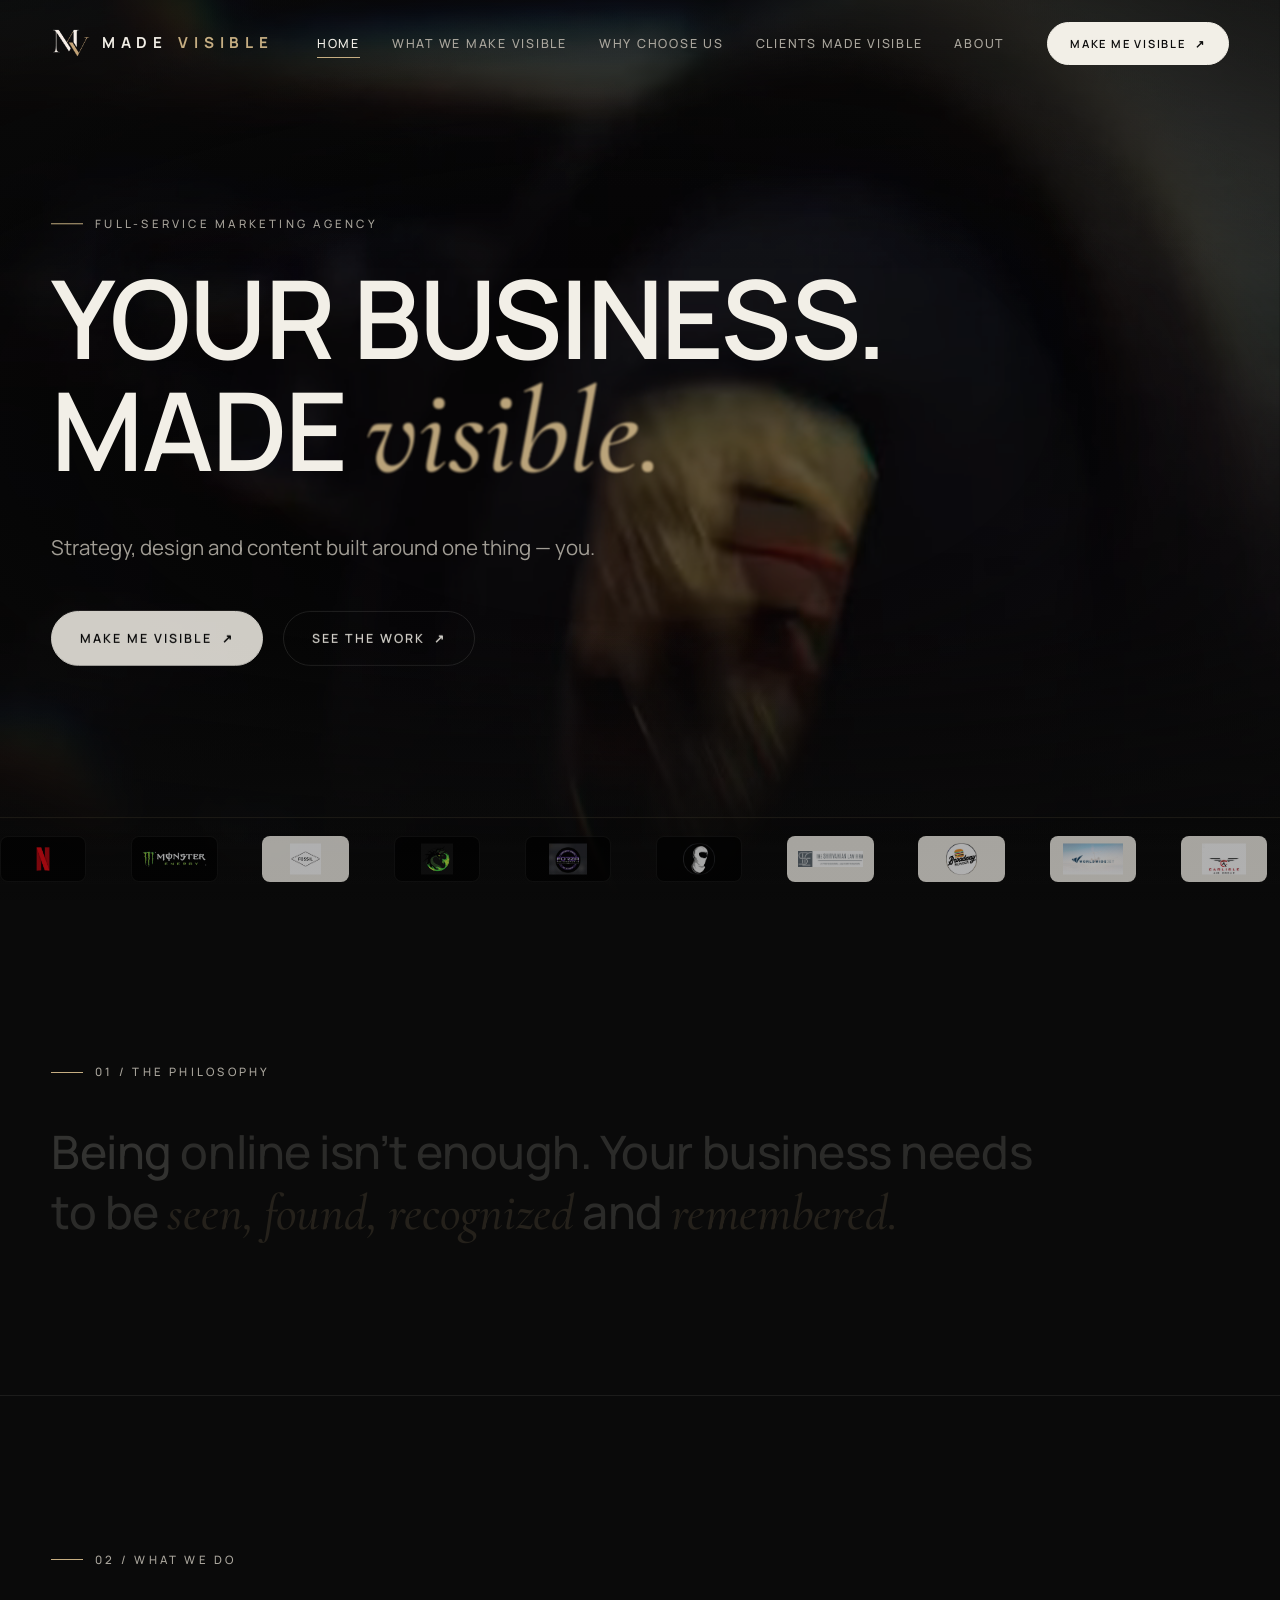
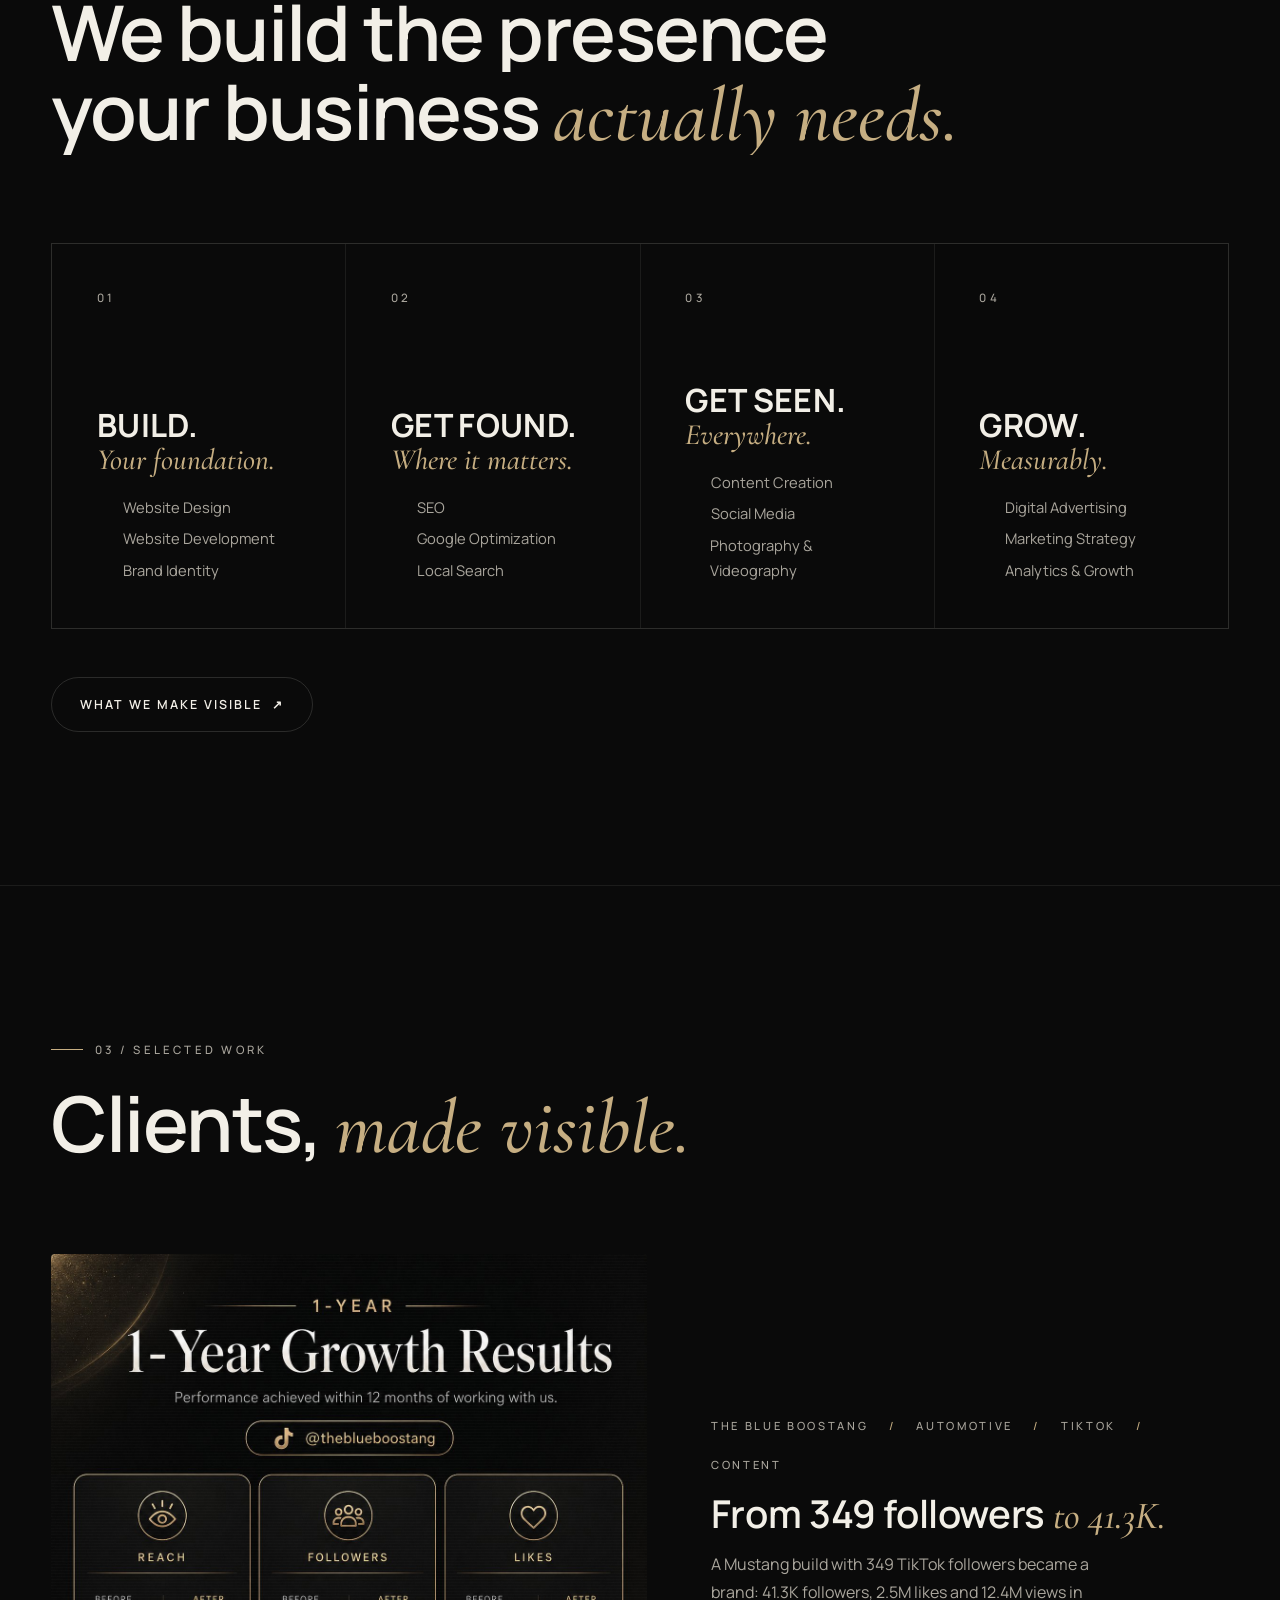
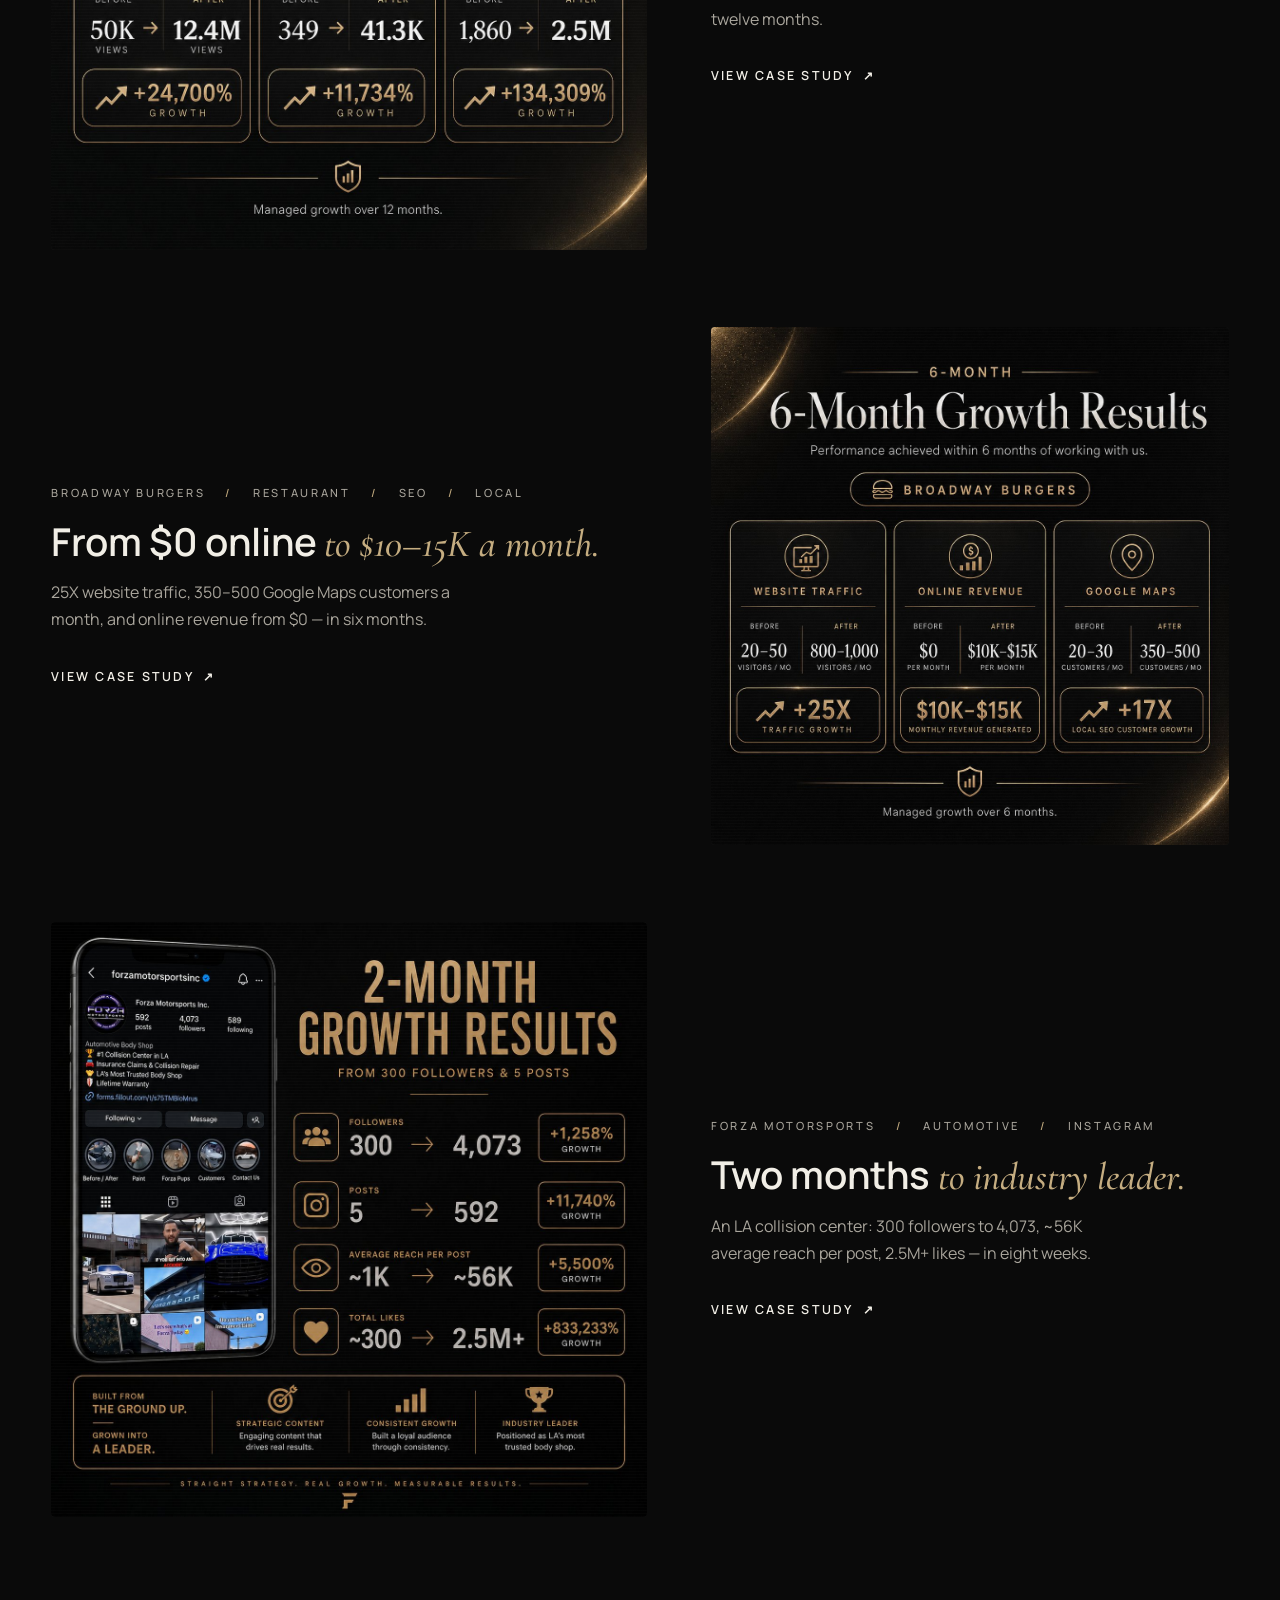
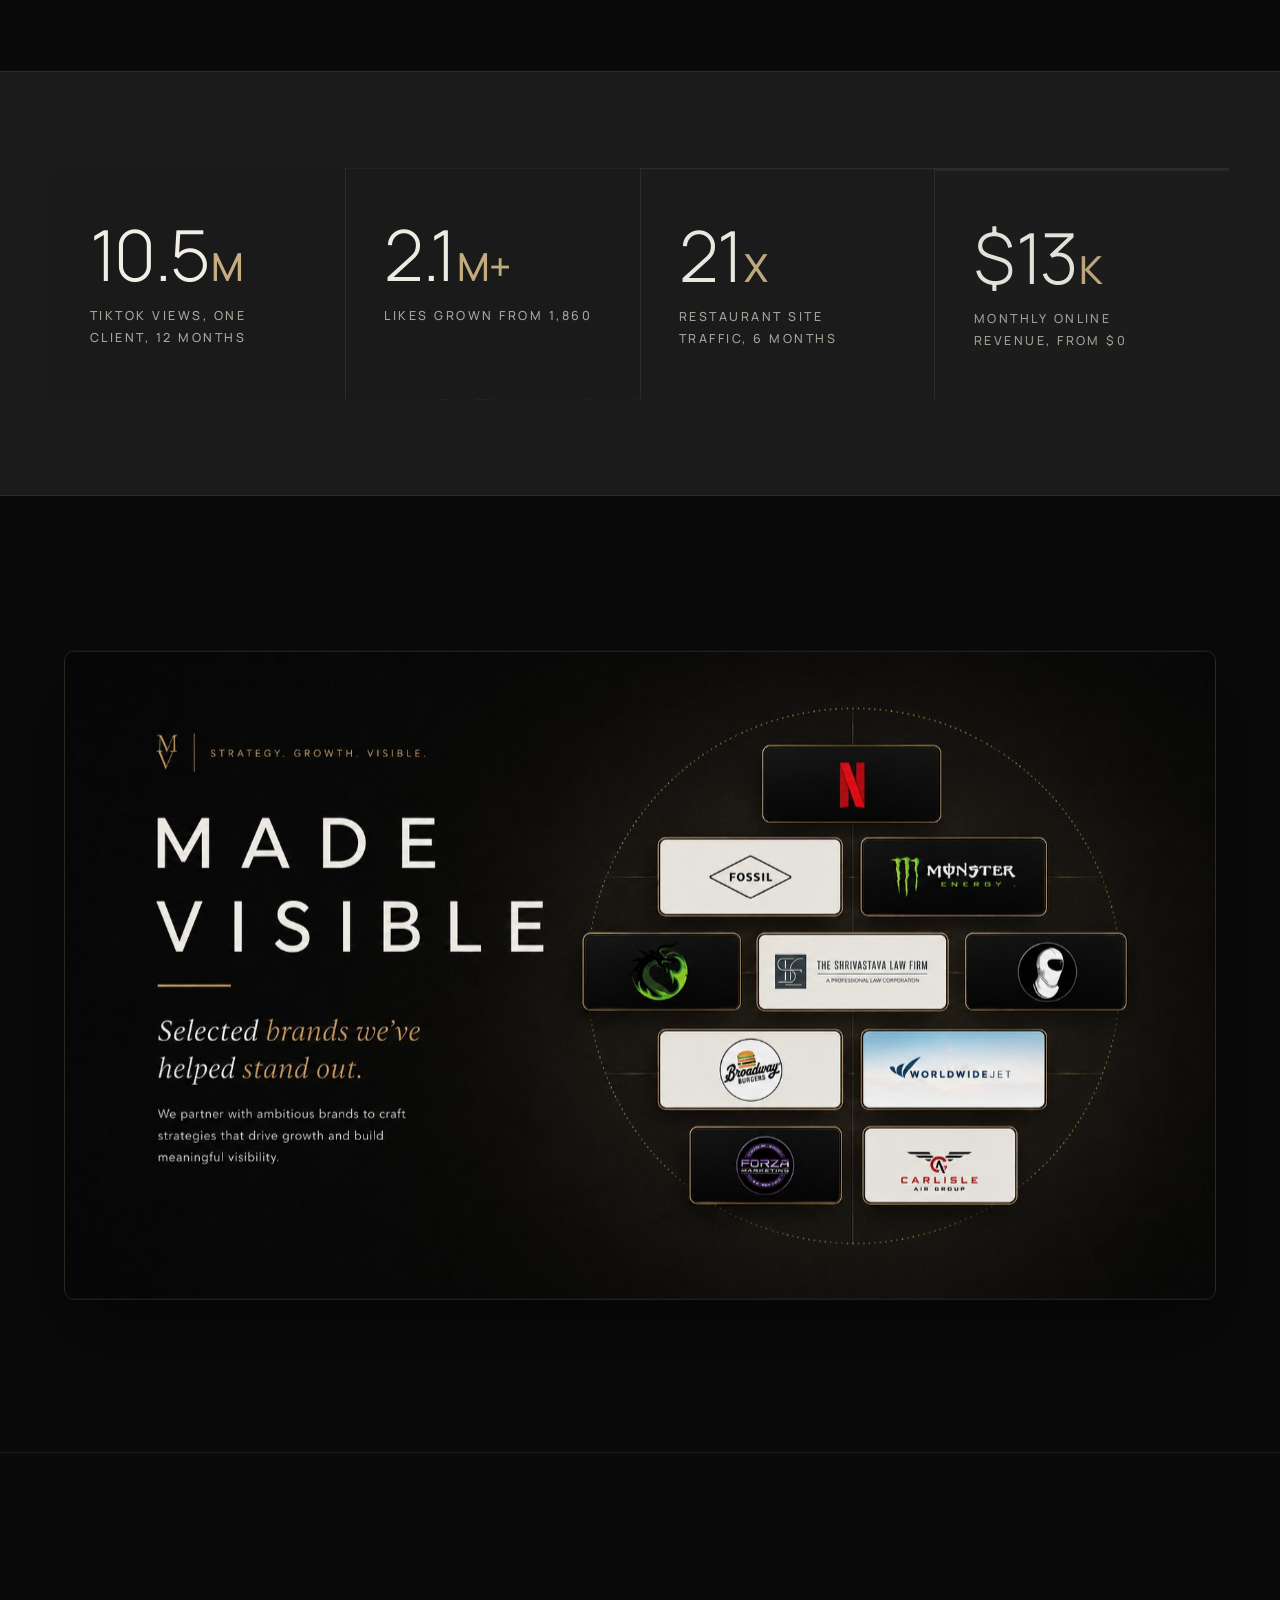
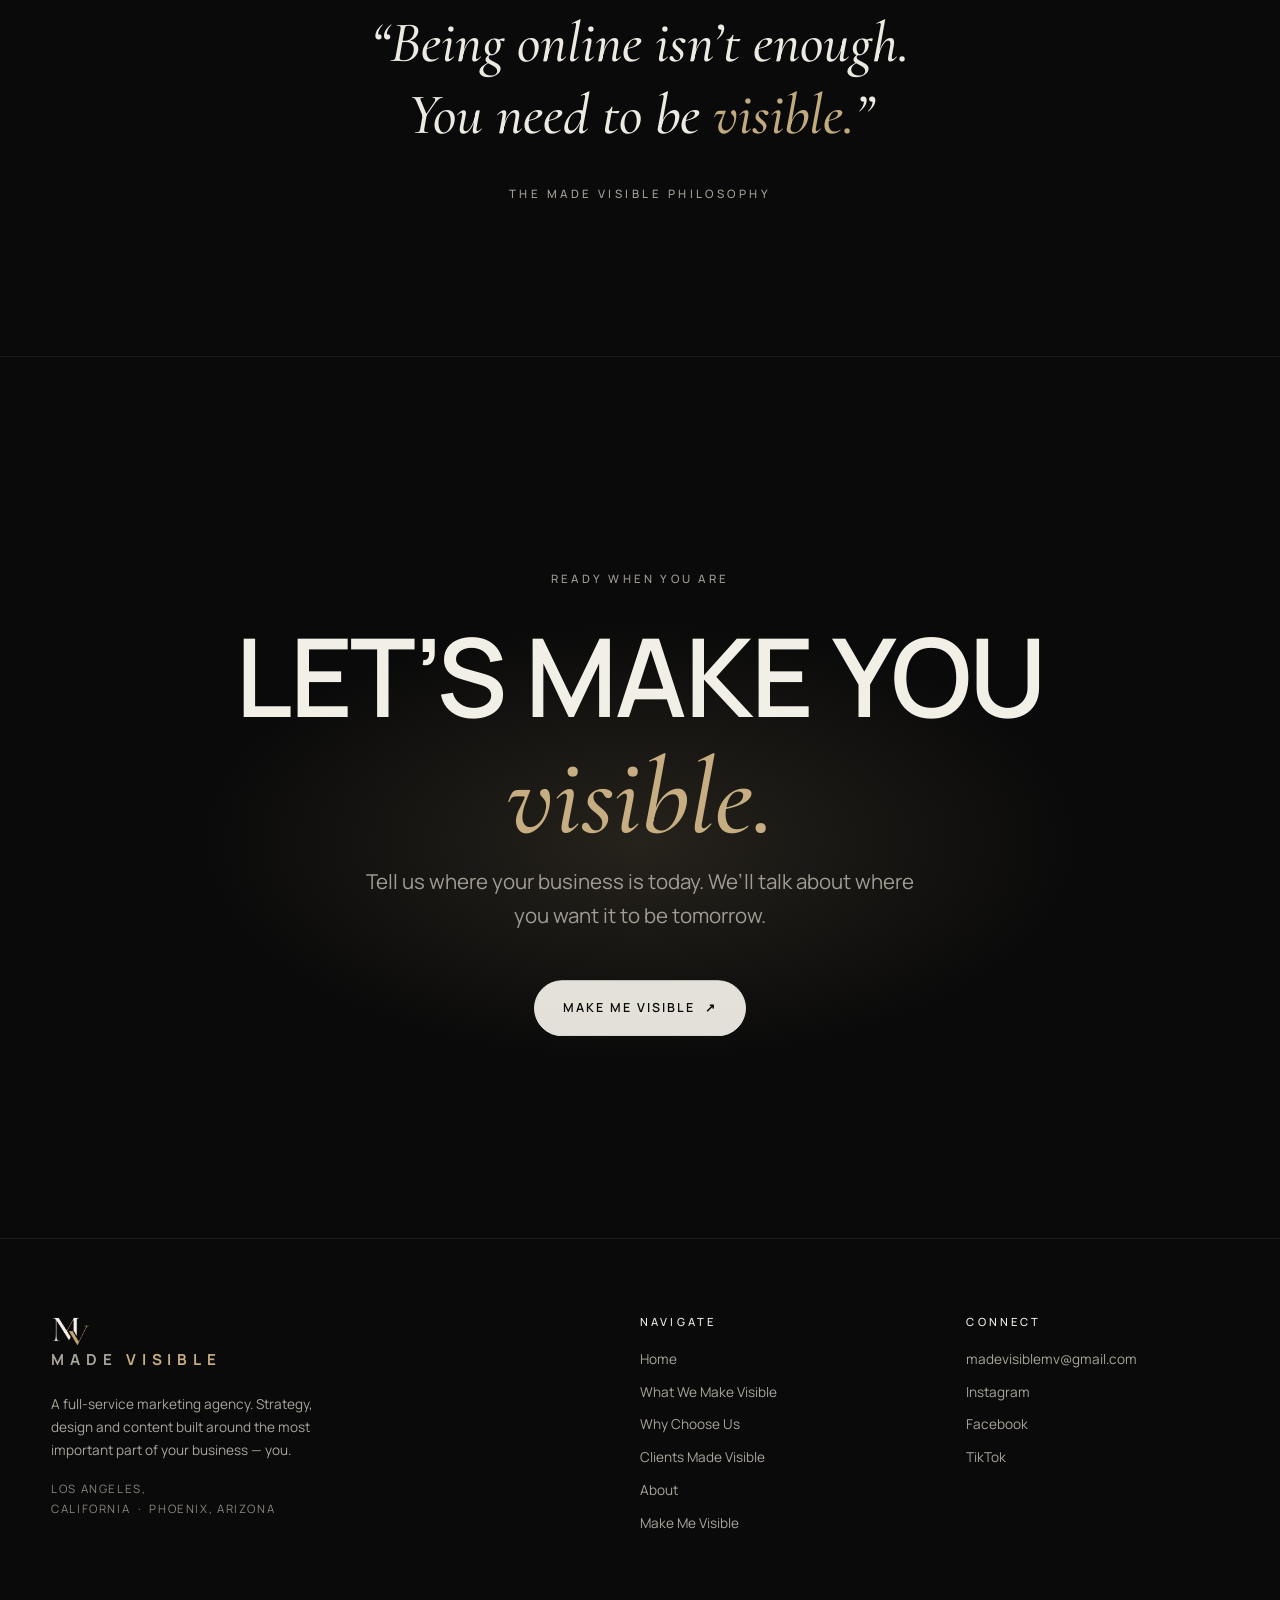
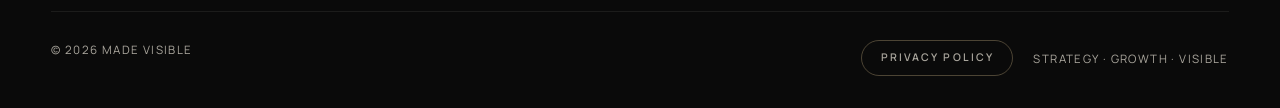
<file: index.html>
<!DOCTYPE html>
<html lang="en" class="no-js">
<head>
  <meta charset="UTF-8">
  <meta name="viewport" content="width=device-width, initial-scale=1.0">
  <title>Made Visible — Full-Service Marketing Agency in Los Angeles &amp; Phoenix</title>
  <meta name="description" content="Made Visible is a full-service marketing agency in Los Angeles and Phoenix. Web design, SEO, content, social media and advertising — built around one thing: you.">

  <!-- Link previews (Open Graph / Twitter) -->
  <link rel="canonical" href="https://madevisiblemv.com/">
  <meta name="theme-color" content="#0A0A0A">
  <meta property="og:type" content="website">
  <meta property="og:site_name" content="Made Visible">
  <meta property="og:title" content="Made Visible — Full-Service Marketing Agency in Los Angeles &amp; Phoenix">
  <meta property="og:description" content="Made Visible is a full-service marketing agency in Los Angeles and Phoenix. Web design, SEO, content, social media and advertising — built around one thing: you.">
  <meta property="og:url" content="https://madevisiblemv.com/">
  <meta property="og:image" content="https://madevisiblemv.com/assets/og-card.jpg">
  <meta property="og:image:width" content="1200">
  <meta property="og:image:height" content="630">
  <meta property="og:image:alt" content="MADE VISIBLE — Strategy. Growth. Visible.">
  <meta name="twitter:card" content="summary_large_image">
  <meta name="twitter:title" content="Made Visible — Full-Service Marketing Agency in Los Angeles &amp; Phoenix">
  <meta name="twitter:description" content="Made Visible is a full-service marketing agency in Los Angeles and Phoenix. Web design, SEO, content, social media and advertising — built around one thing: you.">
  <meta name="twitter:image" content="https://madevisiblemv.com/assets/og-card.jpg">

  <link rel="icon" type="image/svg+xml" href="favicon.svg">
  <link rel="icon" type="image/png" sizes="96x96" href="favicon-96.png">
  <link rel="icon" href="favicon.ico" sizes="48x48">
  <link rel="apple-touch-icon" href="apple-touch-icon.png">
  <link rel="preconnect" href="https://fonts.googleapis.com">
  <link rel="preconnect" href="https://fonts.gstatic.com" crossorigin>
  <link href="https://fonts.googleapis.com/css2?family=Manrope:wght@300;400;500;600;700;800&family=Cormorant+Garamond:ital,wght@0,500;0,600;1,500;1,600&display=swap" rel="stylesheet">
  <link rel="stylesheet" href="css/style.css">

  <script type="application/ld+json">
  {
    "@context": "https://schema.org",
    "@type": "ProfessionalService",
    "name": "Made Visible",
    "description": "Full-service marketing agency. Web design and development, SEO, content creation, social media, photography, videography and digital advertising.",
    "url": "https://madevisiblemv.com/",
    "logo": "https://madevisiblemv.com/assets/logo-full.png",
    "image": "https://madevisiblemv.com/assets/og-card.jpg",
    "email": "madevisiblemv@gmail.com",
    "slogan": "Your Business. Made Visible.",
    "address": [
      { "@type": "PostalAddress", "addressLocality": "Los Angeles", "addressRegion": "CA", "addressCountry": "US" },
      { "@type": "PostalAddress", "addressLocality": "Phoenix", "addressRegion": "AZ", "addressCountry": "US" }
    ],
    "areaServed": [
      { "@type": "City", "name": "Los Angeles" },
      { "@type": "City", "name": "Phoenix" }
    ],
    "sameAs": [
      "https://www.instagram.com/made.visible.mv",
      "https://www.facebook.com/share/1E67EWMcH1/",
      "https://www.tiktok.com/@made.visible.mv"
    ],
    "founder": { "@type": "Person", "name": "Matthew Avakian", "jobTitle": "Founder & CEO" }
  }
  </script>
</head>
<body>

  <div class="preloader">
    <img class="preloader__img" src="assets/logo-full.png" alt="Made Visible" width="778" height="560">
  </div>
  <div class="flash" aria-hidden="true"></div>

  <div class="cursor-cross" aria-hidden="true"><span class="cursor-cross__inner"><i></i><i></i></span></div>

  <header class="site-header">
    <div class="container site-header__inner">
      <a href="index.html" class="logo"><img src="assets/logo-mark.png" alt="" class="logo__mark">MADE <em>VISIBLE</em></a>
      <nav class="site-nav" aria-label="Primary">
        <a href="index.html" class="is-active">Home</a>
        <a href="what-we-make-visible.html">What We Make Visible</a>
        <a href="why-choose-us.html">Why Choose Us</a>
        <a href="clients.html">Clients Made Visible</a>
        <a href="about.html">About</a>
      </nav>
      <a href="make-me-visible.html" class="btn btn--nav">Make Me Visible <span class="arrow">↗</span></a>
      <button class="menu-toggle" aria-label="Open menu" aria-expanded="false"><span></span><span></span></button>
    </div>
  </header>

  <div class="mobile-menu">
    <a href="index.html" class="is-active"><span class="num">01</span> Home</a>
    <a href="what-we-make-visible.html"><span class="num">02</span> What We Make Visible</a>
    <a href="why-choose-us.html"><span class="num">03</span> Why Choose Us</a>
    <a href="clients.html"><span class="num">04</span> Clients Made Visible</a>
    <a href="about.html"><span class="num">05</span> About</a>
    <a href="make-me-visible.html"><span class="num">06</span> Make Me Visible ↗</a>
  </div>

  <main>

    <!-- HERO -->
    <section class="hero">
      <div class="hero__video" aria-hidden="true">
        <video autoplay muted loop playsinline preload="auto" poster="assets/home-reel-poster.jpg">
          <source src="assets/home-reel.webm" type="video/webm">
          <source src="assets/home-reel.mp4" type="video/mp4">
        </video>
      </div>
      <div class="hero__vignette" aria-hidden="true"></div>
      <div class="hero__sweep" aria-hidden="true"></div>

      <div class="container hero__content">
        <p class="label hero__label" data-hero-fade style="opacity:0; transform:translateY(20px);">Full-Service Marketing Agency</p>
        <h1 class="display-xl hero__title">
          <span class="line"><span>Your business.</span></span>
          <span class="line"><span>Made <em class="serif champagne">visible.</em></span></span>
        </h1>
        <p class="lead hero__sub" data-hero-fade style="opacity:0; transform:translateY(20px);">
          Strategy, design and content built around one thing — you.
        </p>
        <div class="hero__actions" data-hero-fade style="opacity:0; transform:translateY(20px);">
          <a href="make-me-visible.html" class="btn">Make Me Visible <span class="arrow">↗</span></a>
          <a href="clients.html" class="btn btn--ghost">See The Work <span class="arrow">↗</span></a>
        </div>
      </div>

      <!-- BRAND LOGO MARQUEE — over the video -->
      <div class="marquee marquee--logos marquee--hero" data-hero-fade style="opacity:0;" aria-label="Brands Made Visible has worked with">
      <div class="marquee__track">
        <div class="marquee__item marquee__item--logos">
          <img src="assets/logo-netflix.jpg" alt="Netflix" loading="lazy">
          <img src="assets/logo-monster.jpg" alt="Monster Energy" loading="lazy">
          <img class="light" src="assets/logo-fossil.jpg" alt="Fossil" loading="lazy">
          <img src="assets/logo-dragonsbreath.jpg" alt="Dragons Breath" loading="lazy">
          <img src="assets/logo-forza.jpg" alt="Forza Motorsports" loading="lazy">
          <img src="assets/logo-maskedentities.png" alt="Masked Entities" loading="lazy">
          <img class="light" src="assets/logo-shirvanian.jpg" alt="The Shirvanian Law Firm" loading="lazy">
          <img class="light" src="assets/logo-broadwayburger.png" alt="Broadway Burgers" loading="lazy">
          <img class="light" src="assets/logo-worldwidejet.jpg" alt="World Wide Jet" loading="lazy">
          <img class="light" src="assets/logo-carlisle.jpg" alt="Carlisle Air Group" loading="lazy">
        </div>
        <div class="marquee__item marquee__item--logos" aria-hidden="true">
          <img src="assets/logo-netflix.jpg" alt="Netflix" loading="lazy">
          <img src="assets/logo-monster.jpg" alt="Monster Energy" loading="lazy">
          <img class="light" src="assets/logo-fossil.jpg" alt="Fossil" loading="lazy">
          <img src="assets/logo-dragonsbreath.jpg" alt="Dragons Breath" loading="lazy">
          <img src="assets/logo-forza.jpg" alt="Forza Motorsports" loading="lazy">
          <img src="assets/logo-maskedentities.png" alt="Masked Entities" loading="lazy">
          <img class="light" src="assets/logo-shirvanian.jpg" alt="The Shirvanian Law Firm" loading="lazy">
          <img class="light" src="assets/logo-broadwayburger.png" alt="Broadway Burgers" loading="lazy">
          <img class="light" src="assets/logo-worldwidejet.jpg" alt="World Wide Jet" loading="lazy">
          <img class="light" src="assets/logo-carlisle.jpg" alt="Carlisle Air Group" loading="lazy">
        </div>
      </div>
      </div>
    </section>

    <!-- PHILOSOPHY STATEMENT -->
    <section class="section">
      <div class="container">
        <p class="label" data-reveal>01 / The Philosophy</p>
        <div class="statement" data-statement style="margin-top:2.5rem;">
          <p>
            <span class="word">Being</span> <span class="word">online</span> <span class="word">isn’t</span>
            <span class="word">enough.</span> <span class="word">Your</span> <span class="word">business</span>
            <span class="word">needs</span> <span class="word">to</span> <span class="word">be</span>
            <span class="word serif champagne">seen,</span> <span class="word serif champagne">found,</span>
            <span class="word serif champagne">recognized</span> <span class="word">and</span>
            <span class="word serif champagne">remembered.</span>
          </p>
        </div>
      </div>
    </section>

    <!-- SERVICES PREVIEW -->
    <section class="section section--line-top">
      <div class="container">
        <div class="section-head">
          <p class="label" data-reveal>02 / What We Do</p>
          <h2 class="display-lg" data-reveal-line>
            <span class="line"><span>We build the presence</span></span>
            <span class="line"><span>your business <em class="serif champagne">actually needs.</em></span></span>
          </h2>
        </div>

        <div class="services-grid">
          <a href="what-we-make-visible.html" class="service-card" data-tilt data-reveal>
            <div class="service-card__glow"></div>
            <span class="service-card__num">01</span>
            <h3 class="service-card__title">Build.<em class="serif">Your foundation.</em></h3>
            <ul>
              <li>Website Design</li>
              <li>Website Development</li>
              <li>Brand Identity</li>
            </ul>
          </a>
          <a href="what-we-make-visible.html" class="service-card" data-tilt data-reveal data-reveal-delay="0.1">
            <div class="service-card__glow"></div>
            <span class="service-card__num">02</span>
            <h3 class="service-card__title">Get Found.<em class="serif">Where it matters.</em></h3>
            <ul>
              <li>SEO</li>
              <li>Google Optimization</li>
              <li>Local Search</li>
            </ul>
          </a>
          <a href="what-we-make-visible.html" class="service-card" data-tilt data-reveal data-reveal-delay="0.2">
            <div class="service-card__glow"></div>
            <span class="service-card__num">03</span>
            <h3 class="service-card__title">Get Seen.<em class="serif">Everywhere.</em></h3>
            <ul>
              <li>Content Creation</li>
              <li>Social Media</li>
              <li>Photography &amp; Videography</li>
            </ul>
          </a>
          <a href="what-we-make-visible.html" class="service-card" data-tilt data-reveal data-reveal-delay="0.3">
            <div class="service-card__glow"></div>
            <span class="service-card__num">04</span>
            <h3 class="service-card__title">Grow.<em class="serif">Measurably.</em></h3>
            <ul>
              <li>Digital Advertising</li>
              <li>Marketing Strategy</li>
              <li>Analytics &amp; Growth</li>
            </ul>
          </a>
        </div>

        <div style="margin-top:3rem;" data-reveal>
          <a href="what-we-make-visible.html" class="btn btn--ghost">What We Make Visible <span class="arrow">↗</span></a>
        </div>
      </div>
    </section>

    <!-- SELECTED WORK -->
    <section class="section section--line-top">
      <div class="container">
        <div class="section-head">
          <p class="label" data-reveal>03 / Selected Work</p>
          <h2 class="display-lg" data-reveal-line>
            <span class="line"><span>Clients, <em class="serif champagne">made visible.</em></span></span>
          </h2>
        </div>

        <div class="work-list">
          <article class="work-item">
            <a href="clients.html" class="work-item__visual work-item__visual--square" data-tilt aria-label="View The Blue Boostang case study">
              <img class="cover" src="assets/growth-blueboostang.jpg" alt="The Blue Boostang 1-year TikTok growth results: 50K to 12.4M views, 349 to 41.3K followers, 1,860 to 2.5M likes" loading="lazy">
            </a>
            <div class="work-item__body" data-reveal>
              <p class="work-item__meta"><span>The Blue Boostang</span><span>Automotive</span><span>TikTok</span><span>Content</span></p>
              <h3 class="work-item__title">From 349 followers <em class="serif">to 41.3K.</em></h3>
              <p class="work-item__desc">A Mustang build with 349 TikTok followers became a brand: 41.3K followers, 2.5M likes and 12.4M views in twelve months.</p>
              <a href="clients.html" class="work-item__link">View Case Study <span class="arrow">↗</span></a>
            </div>
          </article>

          <article class="work-item">
            <a href="clients.html" class="work-item__visual work-item__visual--square" data-tilt aria-label="View the Broadway Burgers case study">
              <img class="cover" src="assets/growth-broadway.jpg" alt="Broadway Burgers 6-month growth results: 25X website traffic, $10–15K monthly online revenue from $0, 17X local search customers" loading="lazy">
            </a>
            <div class="work-item__body" data-reveal>
              <p class="work-item__meta"><span>Broadway Burgers</span><span>Restaurant</span><span>SEO</span><span>Local</span></p>
              <h3 class="work-item__title">From $0 online <em class="serif">to $10–15K a month.</em></h3>
              <p class="work-item__desc">25X website traffic, 350–500 Google Maps customers a month, and online revenue from $0 — in six months.</p>
              <a href="clients.html" class="work-item__link">View Case Study <span class="arrow">↗</span></a>
            </div>
          </article>

          <article class="work-item">
            <a href="clients.html" class="work-item__visual work-item__visual--square" data-tilt aria-label="View the Forza Motorsports case study">
              <img class="cover" src="assets/growth-forza.jpg" alt="Forza Motorsports 2-month Instagram growth results: 300 to 4,073 followers, 1K to 56K average reach per post, 2.5M+ total likes" loading="lazy">
            </a>
            <div class="work-item__body" data-reveal>
              <p class="work-item__meta"><span>Forza Motorsports</span><span>Automotive</span><span>Instagram</span></p>
              <h3 class="work-item__title">Two months <em class="serif">to industry leader.</em></h3>
              <p class="work-item__desc">An LA collision center: 300 followers to 4,073, ~56K average reach per post, 2.5M+ likes — in eight weeks.</p>
              <a href="clients.html" class="work-item__link">View Case Study <span class="arrow">↗</span></a>
            </div>
          </article>
        </div>
      </div>
    </section>

    <!-- RESULTS -->
    <section class="stats-band section--tight">
      <div class="container">
        <div class="stats-grid">
          <div class="stat" data-reveal>
            <div class="stat__value"><span data-count="12.4" data-decimals="1">0</span><span class="suffix">M</span></div>
            <div class="stat__label">TikTok views, one client, 12 months</div>
          </div>
          <div class="stat" data-reveal data-reveal-delay="0.1">
            <div class="stat__value"><span data-count="2.5" data-decimals="1">0</span><span class="suffix">M+</span></div>
            <div class="stat__label">Likes grown from 1,860</div>
          </div>
          <div class="stat" data-reveal data-reveal-delay="0.2">
            <div class="stat__value"><span data-count="25">0</span><span class="suffix">X</span></div>
            <div class="stat__label">Restaurant site traffic, 6 months</div>
          </div>
          <div class="stat" data-reveal data-reveal-delay="0.3">
            <div class="stat__value">$<span data-count="15">0</span><span class="suffix">K</span></div>
            <div class="stat__label">Monthly online revenue, from $0</div>
          </div>
        </div>
      </div>
    </section>

    <!-- BRANDS MADE VISIBLE -->
    <section class="section brand-wall-section">
      <div class="container">
        <div class="brand-card" data-reveal data-tilt>
          <img src="assets/brand-card.jpg" alt="Made Visible — selected brands we’ve helped stand out: Netflix, Monster Energy, Fossil, Dragons Breath, Masked Entities, The Shirvanian Law Firm, Broadway Burgers, World Wide Jet, Forza Motorsports and Carlisle Air Group" loading="lazy">
        </div>
      </div>
    </section>

    <!-- QUOTE -->
    <section class="section section--line-top">
      <div class="container">
        <div class="quote-block" data-reveal>
          <blockquote>“Being online isn’t enough.<br>You need to be <span class="champagne">visible.</span>”</blockquote>
          <cite>The Made Visible Philosophy</cite>
        </div>
      </div>
    </section>

    <!-- CTA -->
    <section class="cta-section">
      <div class="cta-section__glow" aria-hidden="true"></div>
      <div class="container">
        <p class="label label--bare" data-reveal>Ready when you are</p>
        <h2 class="display-xl" data-reveal-line>
          <span class="line"><span>Let’s make you</span></span>
          <span class="line"><span><em class="serif champagne">visible.</em></span></span>
        </h2>
        <p class="lead" data-reveal>
          Tell us where your business is today. We’ll talk about where you want it to be tomorrow.
        </p>
        <div data-reveal>
          <a href="make-me-visible.html" class="btn">Make Me Visible <span class="arrow">↗</span></a>
        </div>
      </div>
    </section>

  </main>

  <footer class="site-footer">
    <div class="container">
      <div class="site-footer__grid">
        <div class="site-footer__brand">
          <a href="index.html" class="logo"><img src="assets/logo-mark.png" alt="" class="logo__mark">MADE <em>VISIBLE</em></a>
          <p>A full-service marketing agency. Strategy, design and content built around the most important part of your business — you.</p>
          <p class="site-footer__loc">Los Angeles, California&nbsp;&nbsp;·&nbsp;&nbsp;Phoenix, Arizona</p>
        </div>
        <div>
          <h4>Navigate</h4>
          <ul>
            <li><a href="index.html">Home</a></li>
            <li><a href="what-we-make-visible.html">What We Make Visible</a></li>
            <li><a href="why-choose-us.html">Why Choose Us</a></li>
            <li><a href="clients.html">Clients Made Visible</a></li>
            <li><a href="about.html">About</a></li>
            <li><a href="make-me-visible.html">Make Me Visible</a></li>
          </ul>
        </div>
        <div>
          <h4>Connect</h4>
          <ul>
            <li><a href="mailto:madevisiblemv@gmail.com">madevisiblemv@gmail.com</a></li>
            <li><a href="https://www.instagram.com/made.visible.mv" target="_blank" rel="noopener">Instagram</a></li>
            <li><a href="https://www.facebook.com/share/1E67EWMcH1/?mibextid=wwXIfr" target="_blank" rel="noopener">Facebook</a></li>
            <li><a href="https://www.tiktok.com/@made.visible.mv" target="_blank" rel="noopener">TikTok</a></li>
          </ul>
        </div>
      </div>
      <div class="site-footer__bottom">
        <span>© <span data-year>2026</span> Made Visible</span>
        <span class="site-footer__legal"><a href="privacy.html" class="btn-privacy">Privacy Policy</a><span class="tagline">Strategy · Growth · Visible</span></span>
      </div>
    </div>
  </footer>

  <script src="js/vendor/lenis.min.js"></script>
  <script src="js/vendor/gsap.min.js"></script>
  <script src="js/vendor/ScrollTrigger.min.js"></script>
  <script src="js/main.js"></script>
</body>
</html>
</file>
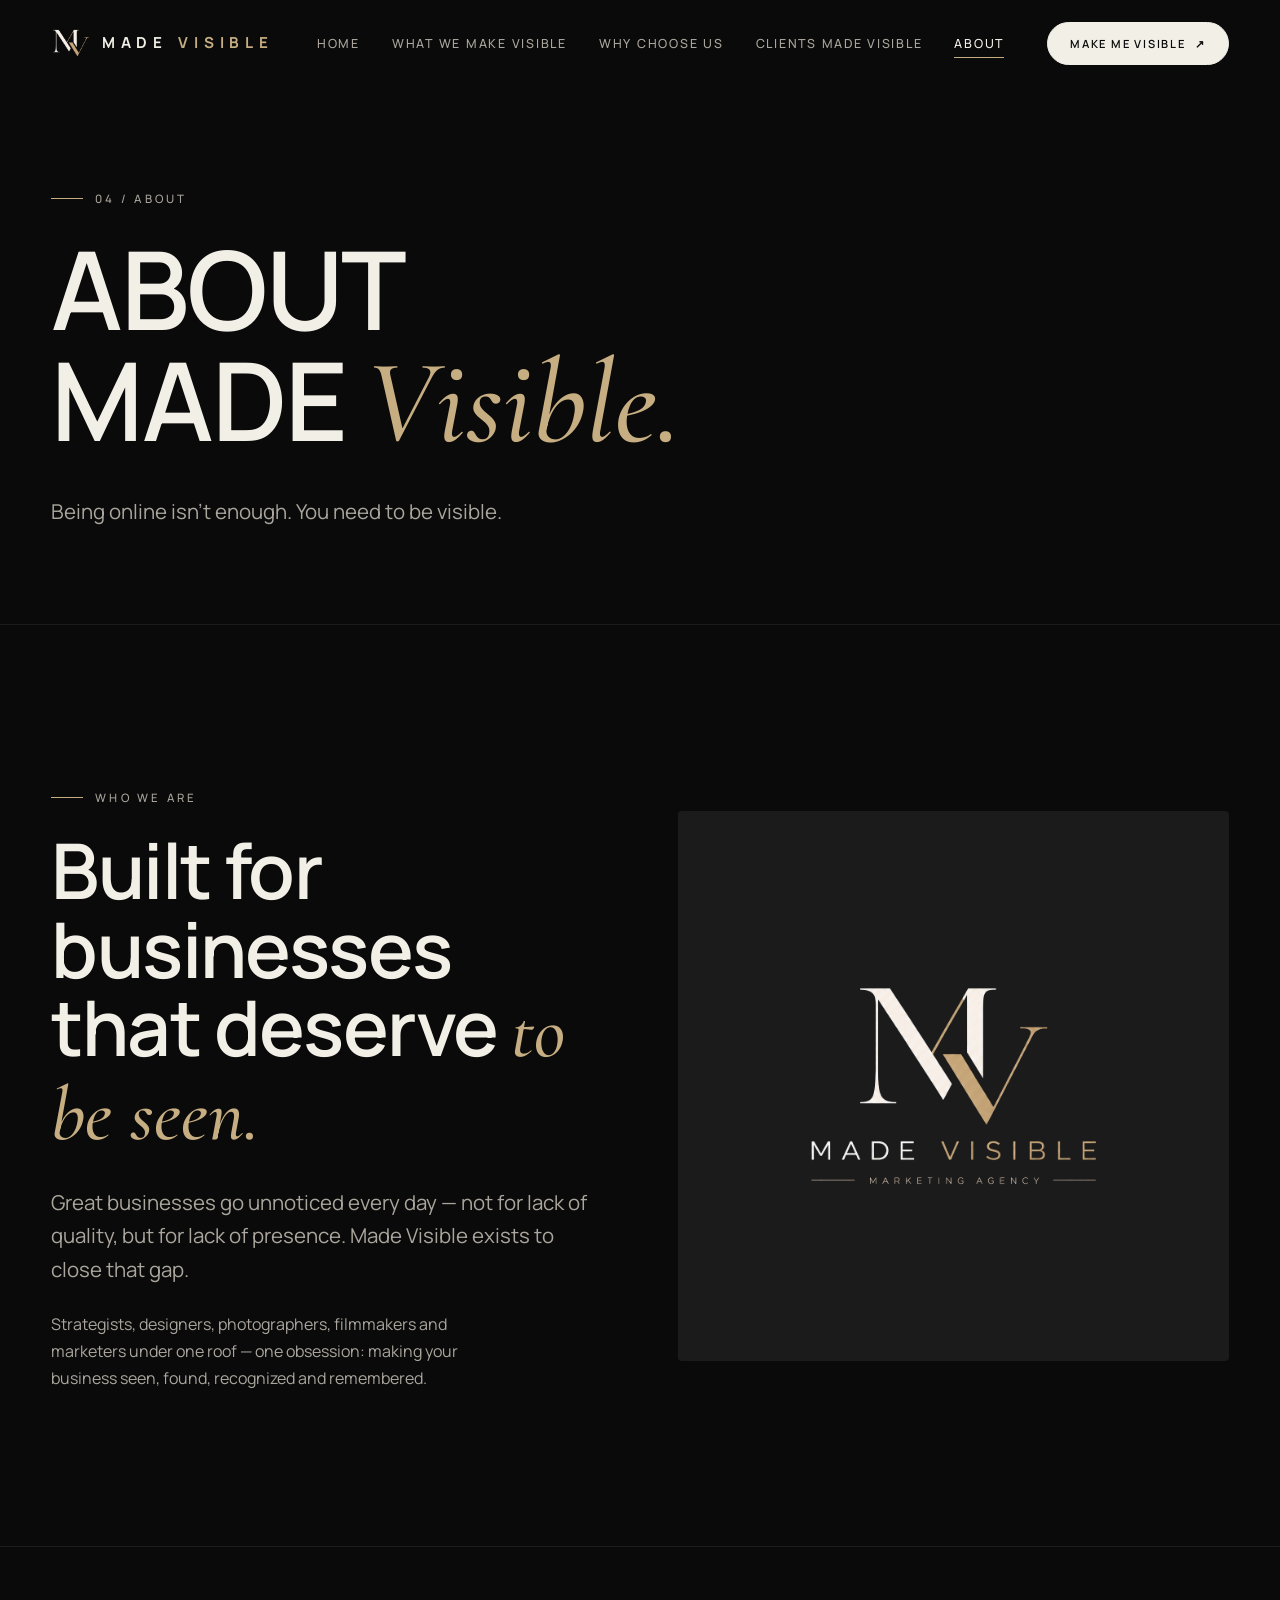
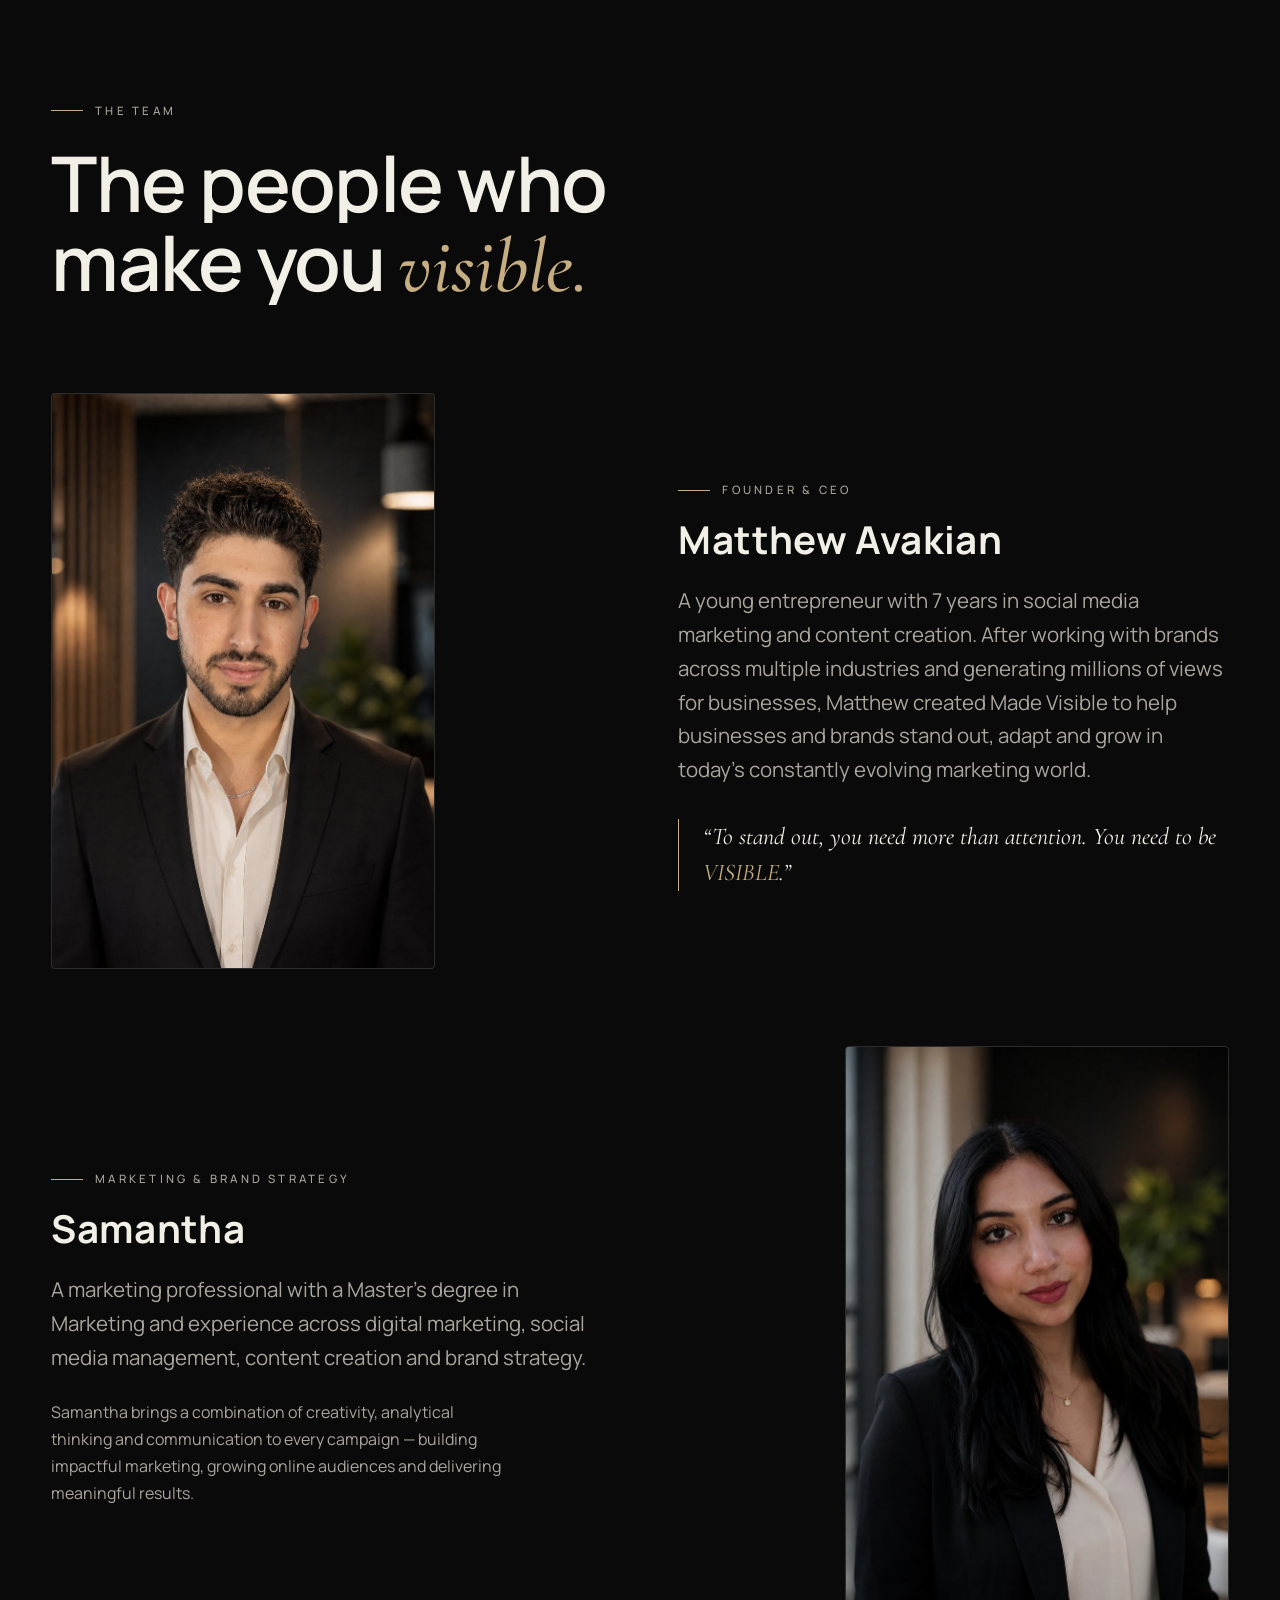
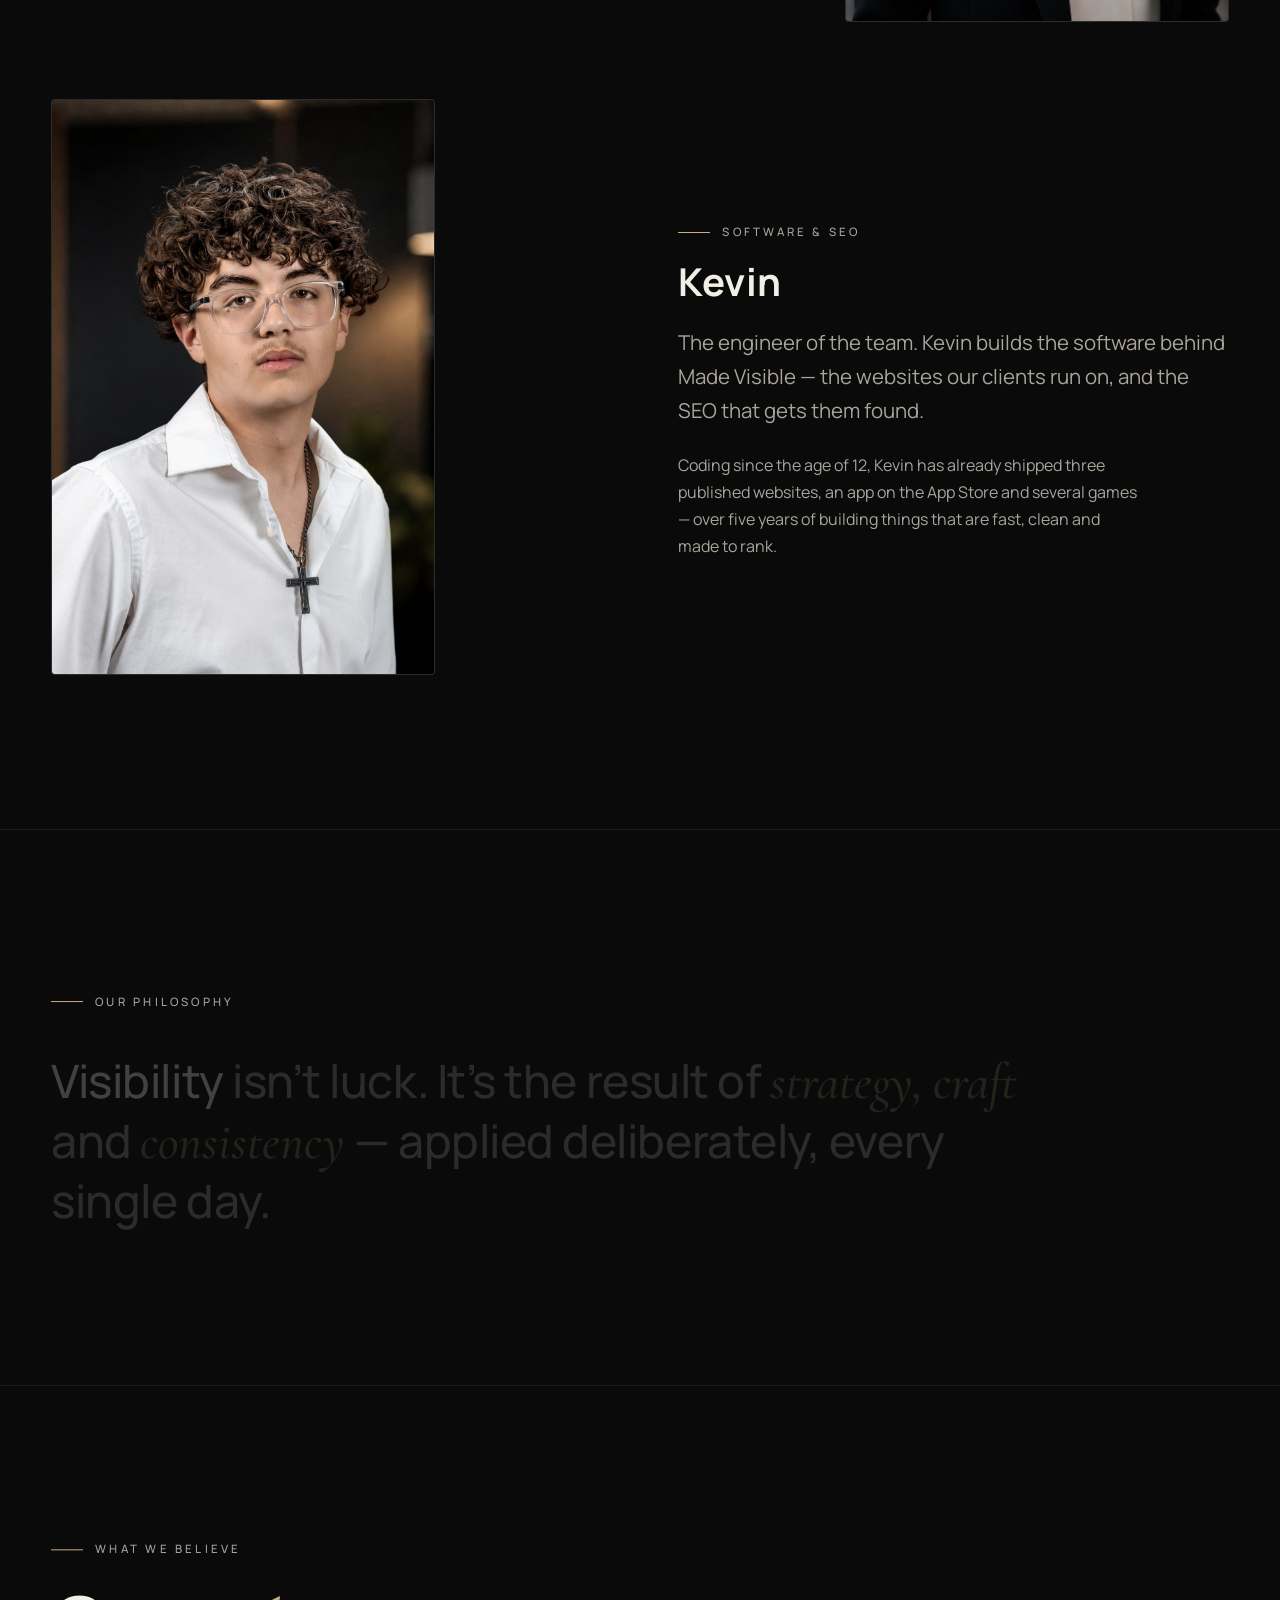
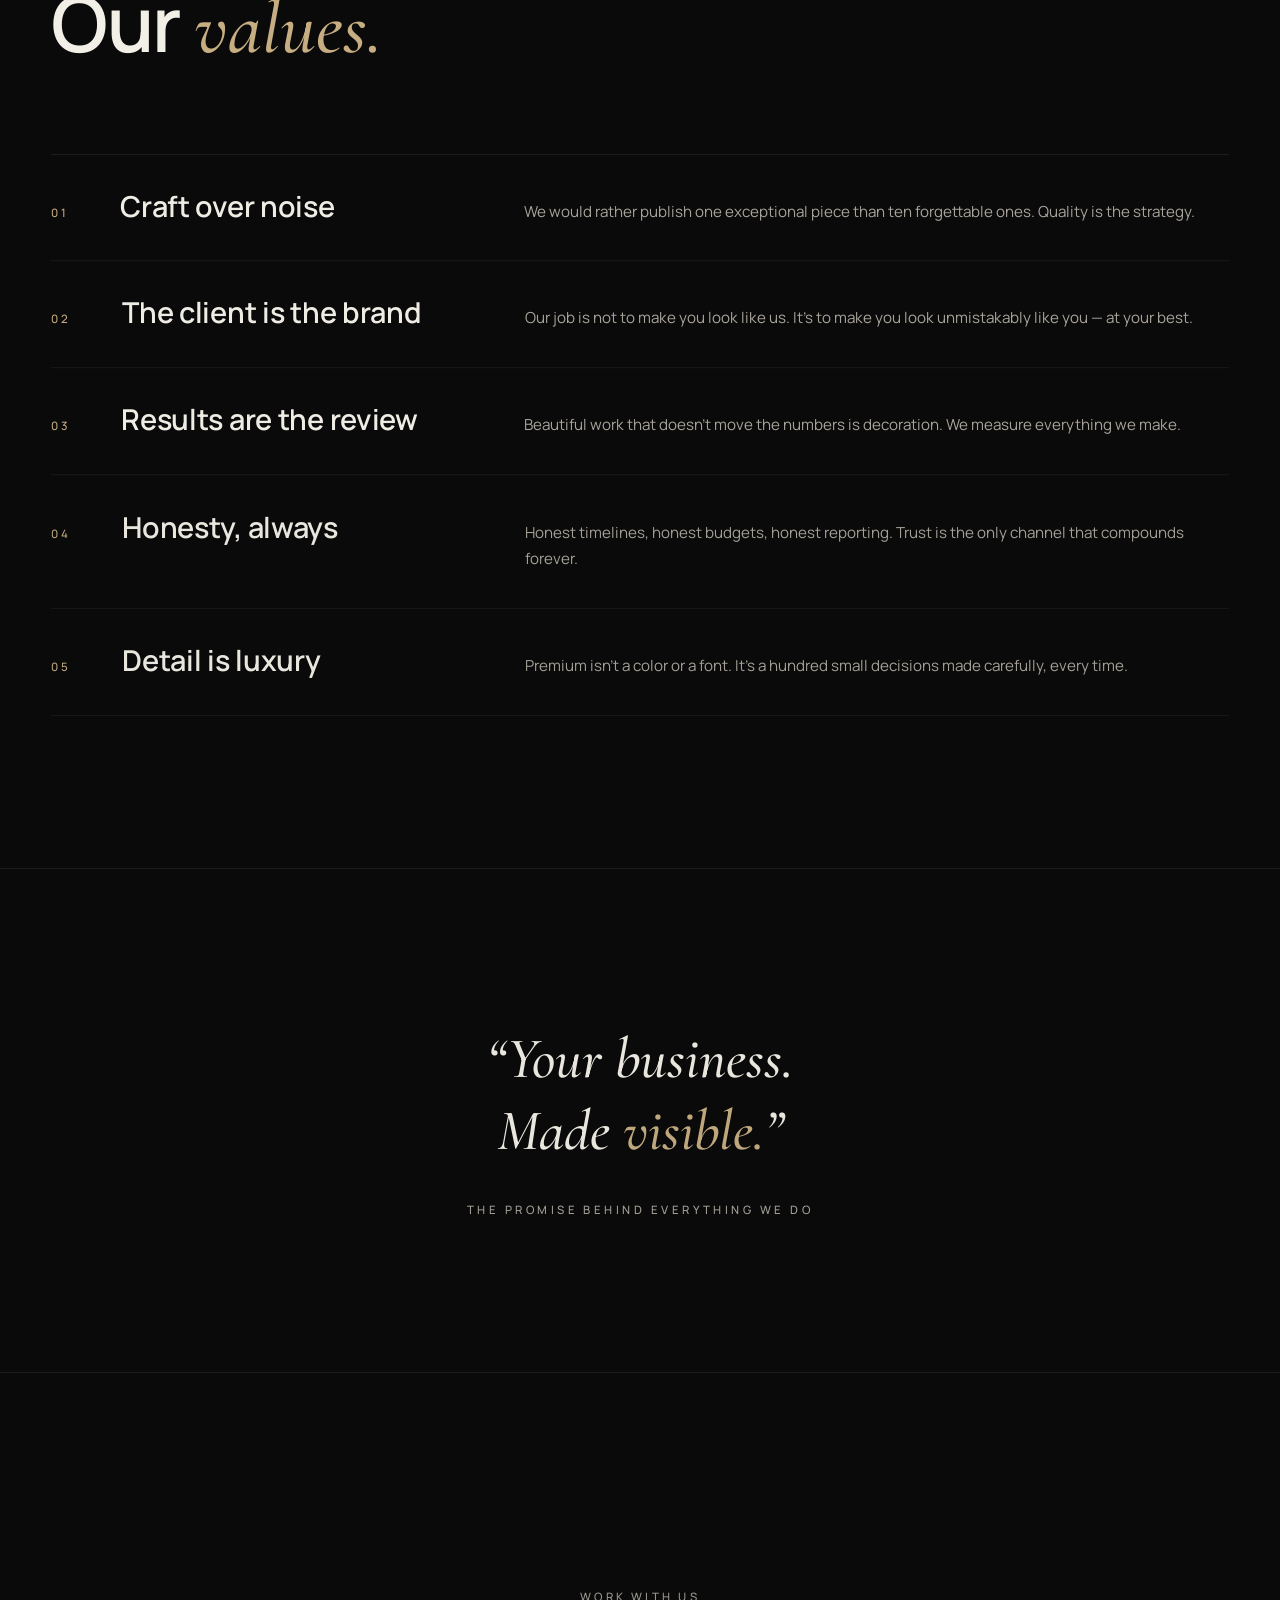
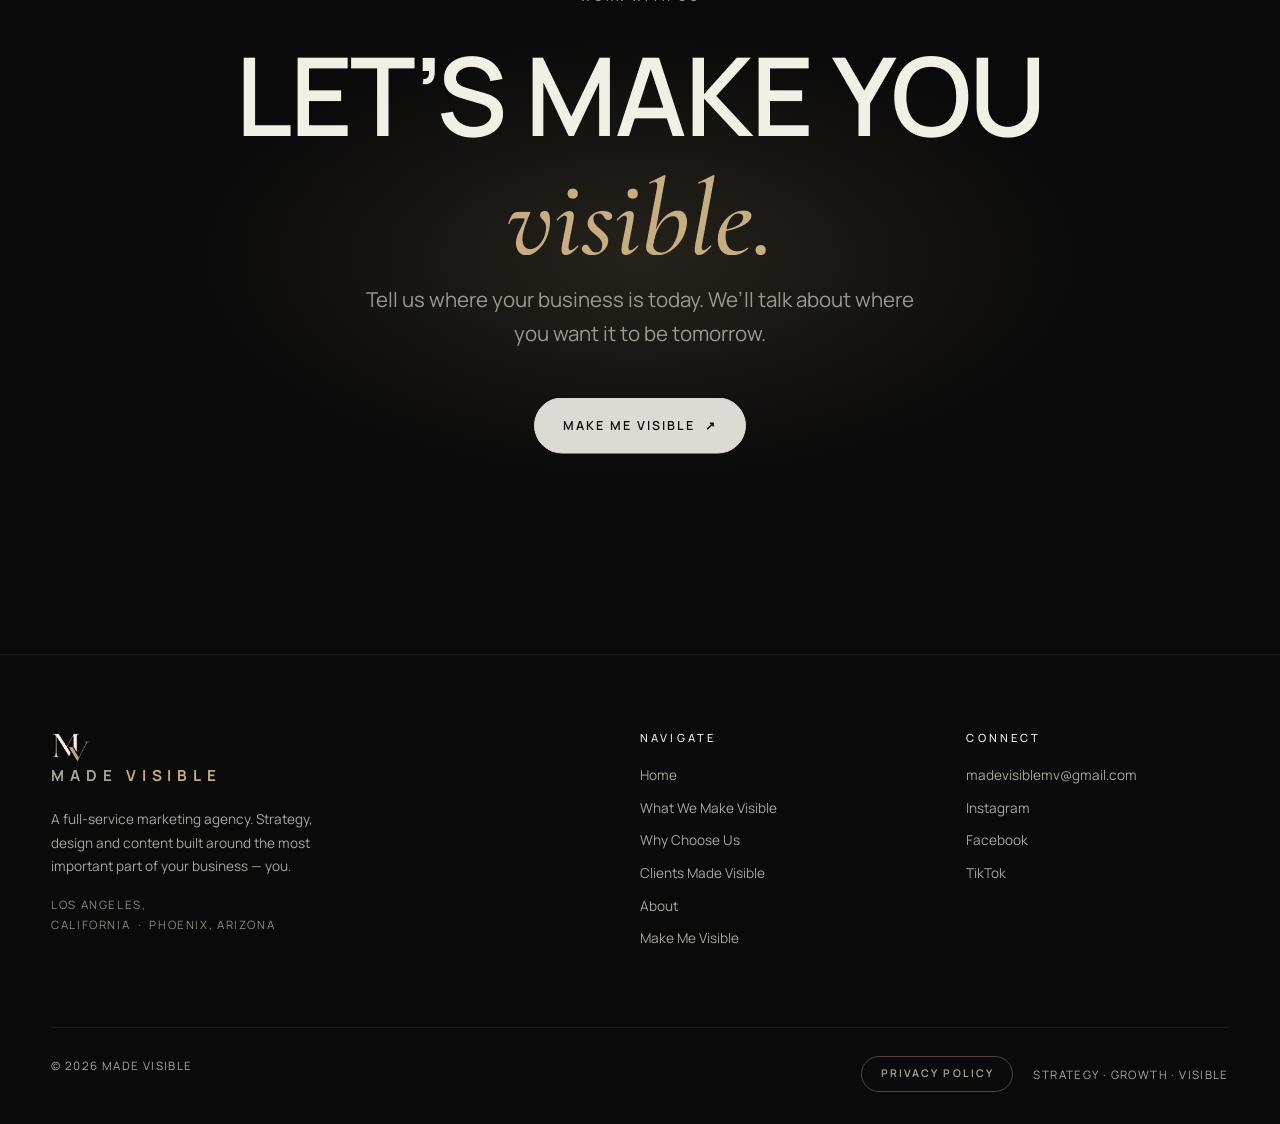
<file: about.html>
<!DOCTYPE html>
<html lang="en" class="no-js">
<head>
  <meta charset="UTF-8">
  <meta name="viewport" content="width=device-width, initial-scale=1.0">
  <title>About Made Visible — Marketing Agency in Los Angeles &amp; Phoenix</title>
  <meta name="description" content="Who we are, why Made Visible exists, and how we think about marketing. Being online isn’t enough — you need to be visible.">

  <!-- Link previews (Open Graph / Twitter) -->
  <link rel="canonical" href="https://madevisiblemv.com/about">
  <meta name="theme-color" content="#0A0A0A">
  <meta property="og:type" content="website">
  <meta property="og:site_name" content="Made Visible">
  <meta property="og:title" content="About — Made Visible">
  <meta property="og:description" content="Who we are, why Made Visible exists, and how we think about marketing. Being online isn’t enough — you need to be visible.">
  <meta property="og:url" content="https://madevisiblemv.com/about">
  <meta property="og:image" content="https://madevisiblemv.com/assets/og-card.jpg">
  <meta property="og:image:width" content="1200">
  <meta property="og:image:height" content="630">
  <meta property="og:image:alt" content="MADE VISIBLE — Strategy. Growth. Visible.">
  <meta name="twitter:card" content="summary_large_image">
  <meta name="twitter:title" content="About — Made Visible">
  <meta name="twitter:description" content="Who we are, why Made Visible exists, and how we think about marketing. Being online isn’t enough — you need to be visible.">
  <meta name="twitter:image" content="https://madevisiblemv.com/assets/og-card.jpg">

  <link rel="icon" type="image/svg+xml" href="favicon.svg">
  <link rel="icon" type="image/png" sizes="96x96" href="favicon-96.png">
  <link rel="icon" href="favicon.ico" sizes="48x48">
  <link rel="apple-touch-icon" href="apple-touch-icon.png">
  <link rel="preconnect" href="https://fonts.googleapis.com">
  <link rel="preconnect" href="https://fonts.gstatic.com" crossorigin>
  <link href="https://fonts.googleapis.com/css2?family=Manrope:wght@300;400;500;600;700;800&family=Cormorant+Garamond:ital,wght@0,500;0,600;1,500;1,600&display=swap" rel="stylesheet">
  <link rel="stylesheet" href="css/style.css">
</head>
<body>

  <div class="preloader">
    <img class="preloader__img" src="assets/logo-full.png" alt="Made Visible" width="778" height="560">
  </div>

  <div class="cursor-cross" aria-hidden="true"><span class="cursor-cross__inner"><i></i><i></i></span></div>

  <header class="site-header">
    <div class="container site-header__inner">
      <a href="index.html" class="logo"><img src="assets/logo-mark.png" alt="" class="logo__mark">MADE <em>VISIBLE</em></a>
      <nav class="site-nav" aria-label="Primary">
        <a href="index.html">Home</a>
        <a href="what-we-make-visible.html">What We Make Visible</a>
        <a href="why-choose-us.html">Why Choose Us</a>
        <a href="clients.html">Clients Made Visible</a>
        <a href="about.html" class="is-active">About</a>
      </nav>
      <a href="make-me-visible.html" class="btn btn--nav">Make Me Visible <span class="arrow">↗</span></a>
      <button class="menu-toggle" aria-label="Open menu" aria-expanded="false"><span></span><span></span></button>
    </div>
  </header>

  <div class="mobile-menu">
    <a href="index.html"><span class="num">01</span> Home</a>
    <a href="what-we-make-visible.html"><span class="num">02</span> What We Make Visible</a>
    <a href="why-choose-us.html"><span class="num">03</span> Why Choose Us</a>
    <a href="clients.html"><span class="num">04</span> Clients Made Visible</a>
    <a href="about.html" class="is-active"><span class="num">05</span> About</a>
    <a href="make-me-visible.html"><span class="num">06</span> Make Me Visible ↗</a>
  </div>

  <main>

    <section class="page-hero">
      <div class="container">
        <p class="label">04 / About</p>
        <h1 class="display-xl page-hero__title" data-reveal-line>
          <span class="line"><span>About</span></span>
          <span class="line"><span>Made <em class="serif champagne">Visible.</em></span></span>
        </h1>
        <p class="lead" data-reveal>
          Being online isn’t enough. You need to be visible.
        </p>
      </div>
    </section>

    <!-- WHO WE ARE -->
    <section class="section section--line-top">
      <div class="container split">
        <div>
          <p class="label" data-reveal>Who we are</p>
          <h2 class="display-lg" data-reveal-line style="margin-top:1.5rem;">
            <span class="line"><span>Built for businesses</span></span>
            <span class="line"><span>that deserve <em class="serif champagne">to be seen.</em></span></span>
          </h2>
          <p class="lead" data-reveal style="margin-top:2rem;">
            Great businesses go unnoticed every day — not for lack of quality, but for lack
            of presence. Made Visible exists to close that gap.
          </p>
          <p class="stone-text" data-reveal style="margin-top:1.5rem; max-width:46ch;">
            Strategists, designers, photographers, filmmakers and marketers under one roof —
            one obsession: making your business seen, found, recognized and remembered.
          </p>
        </div>
        <div class="split__visual split__visual--square split__visual--logo" data-tilt>
          <img src="assets/logo-full.png" alt="Made Visible — marketing agency" loading="lazy">
        </div>
      </div>
    </section>

    <!-- TEAM -->
    <section class="section section--line-top">
      <div class="container">
        <div class="section-head">
          <p class="label" data-reveal>The team</p>
          <h2 class="display-lg" data-reveal-line>
            <span class="line"><span>The people who</span></span>
            <span class="line"><span>make you <em class="serif champagne">visible.</em></span></span>
          </h2>
        </div>

        <div class="team-member split">
          <div class="split__visual team-member__photo" data-tilt>
            <img class="cover" src="assets/team-1.jpg" alt="Matthew Avakian, Founder and CEO of Made Visible" loading="lazy">
          </div>
          <div>
            <p class="label" data-reveal>Founder &amp; CEO</p>
            <h3 class="team-member__name" data-reveal>Matthew Avakian</h3>
            <p class="lead" data-reveal style="margin-top:1.5rem;">
              A young entrepreneur with 7 years in social media marketing and content
              creation. After working with brands across multiple industries and
              generating millions of views for businesses, Matthew created Made Visible
              to help businesses and brands stand out, adapt and grow in today’s
              constantly evolving marketing world.
            </p>
            <blockquote class="team-member__quote" data-reveal>
              “To stand out, you need more than attention. You need to be
              <span class="champagne">VISIBLE</span>.”
            </blockquote>
          </div>
        </div>

        <div class="team-member team-member--reverse split">
          <div class="split__visual team-member__photo" data-tilt>
            <img class="cover" src="assets/team-2.jpg" alt="Samantha, marketing and brand strategy at Made Visible" loading="lazy">
          </div>
          <div>
            <p class="label" data-reveal>Marketing &amp; Brand Strategy</p>
            <h3 class="team-member__name" data-reveal>Samantha</h3>
            <p class="lead" data-reveal style="margin-top:1.5rem;">
              A marketing professional with a Master’s degree in Marketing and experience
              across digital marketing, social media management, content creation and
              brand strategy.
            </p>
            <p class="stone-text" data-reveal style="margin-top:1.5rem; max-width:46ch;">
              Samantha brings a combination of creativity, analytical thinking and
              communication to every campaign — building impactful marketing, growing
              online audiences and delivering meaningful results.
            </p>
          </div>
        </div>

        <div class="team-member split">
          <div class="split__visual team-member__photo" data-tilt>
            <img class="cover" src="assets/team-3.jpg" alt="Kevin, software and SEO at Made Visible" loading="lazy">
          </div>
          <div>
            <p class="label" data-reveal>Software &amp; SEO</p>
            <h3 class="team-member__name" data-reveal>Kevin</h3>
            <p class="lead" data-reveal style="margin-top:1.5rem;">
              The engineer of the team. Kevin builds the software behind Made Visible —
              the websites our clients run on, and the SEO that gets them found.
            </p>
            <p class="stone-text" data-reveal style="margin-top:1.5rem; max-width:46ch;">
              Coding since the age of 12, Kevin has already shipped three published
              websites, an app on the App Store and several games — over five years
              of building things that are fast, clean and made to rank.
            </p>
          </div>
        </div>
      </div>
    </section>

    <!-- PHILOSOPHY STATEMENT -->
    <section class="section section--line-top">
      <div class="container">
        <p class="label" data-reveal>Our philosophy</p>
        <div class="statement" data-statement style="margin-top:2.5rem;">
          <p>
            <span class="word">Visibility</span> <span class="word">isn’t</span> <span class="word">luck.</span>
            <span class="word">It’s</span> <span class="word">the</span> <span class="word">result</span>
            <span class="word">of</span> <span class="word serif champagne">strategy,</span>
            <span class="word serif champagne">craft</span> <span class="word">and</span>
            <span class="word serif champagne">consistency</span> <span class="word">—</span>
            <span class="word">applied</span> <span class="word">deliberately,</span>
            <span class="word">every</span> <span class="word">single</span> <span class="word">day.</span>
          </p>
        </div>
      </div>
    </section>

    <!-- VALUES -->
    <section class="section section--line-top">
      <div class="container">
        <div class="section-head">
          <p class="label" data-reveal>What we believe</p>
          <h2 class="display-lg" data-reveal-line>
            <span class="line"><span>Our <em class="serif champagne">values.</em></span></span>
          </h2>
        </div>

        <div class="values-list">
          <div class="values-list__item" data-reveal>
            <span class="num">01</span>
            <h3>Craft over noise</h3>
            <p>We would rather publish one exceptional piece than ten forgettable ones. Quality is the strategy.</p>
          </div>
          <div class="values-list__item" data-reveal>
            <span class="num">02</span>
            <h3>The client is the brand</h3>
            <p>Our job is not to make you look like us. It’s to make you look unmistakably like you — at your best.</p>
          </div>
          <div class="values-list__item" data-reveal>
            <span class="num">03</span>
            <h3>Results are the review</h3>
            <p>Beautiful work that doesn’t move the numbers is decoration. We measure everything we make.</p>
          </div>
          <div class="values-list__item" data-reveal>
            <span class="num">04</span>
            <h3>Honesty, always</h3>
            <p>Honest timelines, honest budgets, honest reporting. Trust is the only channel that compounds forever.</p>
          </div>
          <div class="values-list__item" data-reveal>
            <span class="num">05</span>
            <h3>Detail is luxury</h3>
            <p>Premium isn’t a color or a font. It’s a hundred small decisions made carefully, every time.</p>
          </div>
        </div>
      </div>
    </section>

    <!-- QUOTE -->
    <section class="section section--line-top">
      <div class="container">
        <div class="quote-block" data-reveal>
          <blockquote>“Your business.<br>Made <span class="champagne">visible.</span>”</blockquote>
          <cite>The promise behind everything we do</cite>
        </div>
      </div>
    </section>

    <!-- CTA -->
    <section class="cta-section">
      <div class="cta-section__glow" aria-hidden="true"></div>
      <div class="container">
        <p class="label label--bare" data-reveal>Work with us</p>
        <h2 class="display-xl" data-reveal-line>
          <span class="line"><span>Let’s make you</span></span>
          <span class="line"><span><em class="serif champagne">visible.</em></span></span>
        </h2>
        <p class="lead" data-reveal>
          Tell us where your business is today. We’ll talk about where you want it to be tomorrow.
        </p>
        <div data-reveal>
          <a href="make-me-visible.html" class="btn">Make Me Visible <span class="arrow">↗</span></a>
        </div>
      </div>
    </section>

  </main>

  <footer class="site-footer">
    <div class="container">
      <div class="site-footer__grid">
        <div class="site-footer__brand">
          <a href="index.html" class="logo"><img src="assets/logo-mark.png" alt="" class="logo__mark">MADE <em>VISIBLE</em></a>
          <p>A full-service marketing agency. Strategy, design and content built around the most important part of your business — you.</p>
          <p class="site-footer__loc">Los Angeles, California&nbsp;&nbsp;·&nbsp;&nbsp;Phoenix, Arizona</p>
        </div>
        <div>
          <h4>Navigate</h4>
          <ul>
            <li><a href="index.html">Home</a></li>
            <li><a href="what-we-make-visible.html">What We Make Visible</a></li>
            <li><a href="why-choose-us.html">Why Choose Us</a></li>
            <li><a href="clients.html">Clients Made Visible</a></li>
            <li><a href="about.html">About</a></li>
            <li><a href="make-me-visible.html">Make Me Visible</a></li>
          </ul>
        </div>
        <div>
          <h4>Connect</h4>
          <ul>
            <li><a href="mailto:madevisiblemv@gmail.com">madevisiblemv@gmail.com</a></li>
            <li><a href="https://www.instagram.com/made.visible.mv" target="_blank" rel="noopener">Instagram</a></li>
            <li><a href="https://www.facebook.com/share/1E67EWMcH1/?mibextid=wwXIfr" target="_blank" rel="noopener">Facebook</a></li>
            <li><a href="https://www.tiktok.com/@made.visible.mv" target="_blank" rel="noopener">TikTok</a></li>
          </ul>
        </div>
      </div>
      <div class="site-footer__bottom">
        <span>© <span data-year>2026</span> Made Visible</span>
        <span class="site-footer__legal"><a href="privacy.html" class="btn-privacy">Privacy Policy</a><span class="tagline">Strategy · Growth · Visible</span></span>
      </div>
    </div>
  </footer>

  <script src="js/vendor/lenis.min.js"></script>
  <script src="js/vendor/gsap.min.js"></script>
  <script src="js/vendor/ScrollTrigger.min.js"></script>
  <script src="js/main.js"></script>
</body>
</html>
</file>
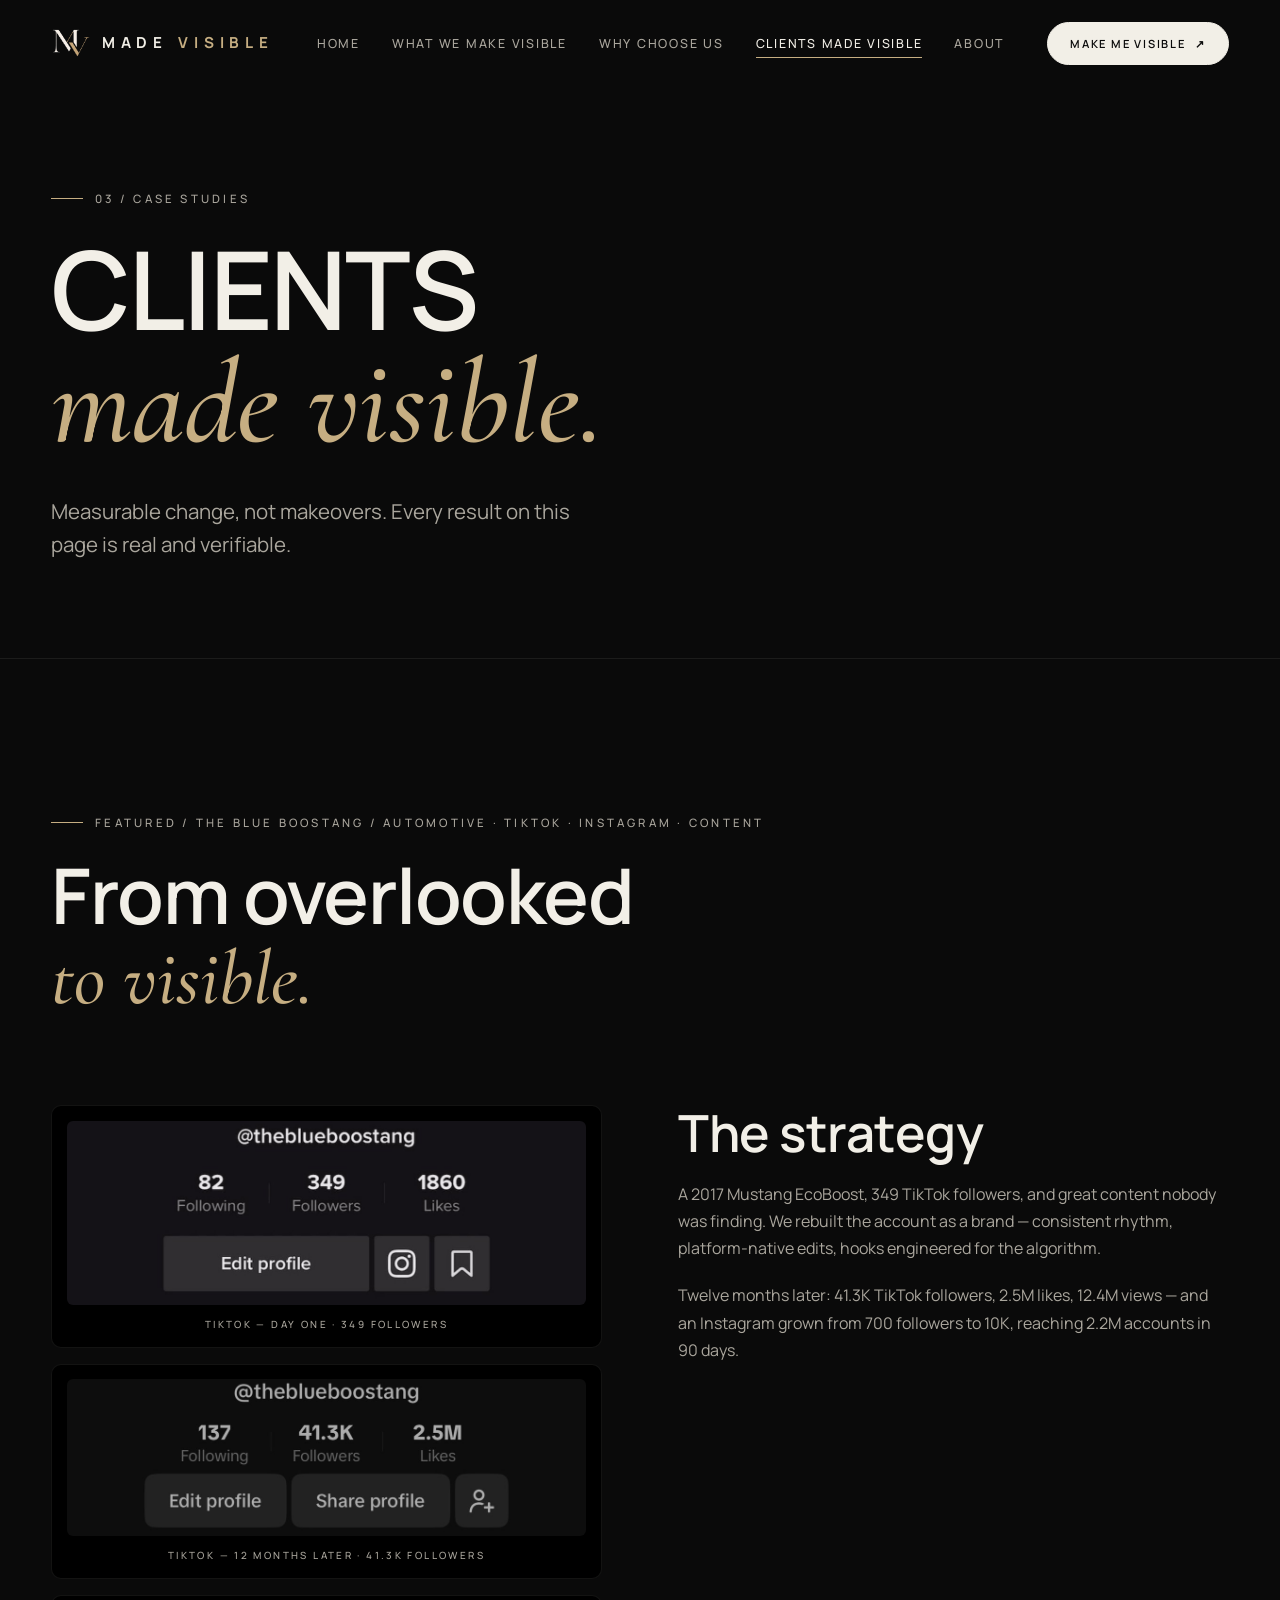
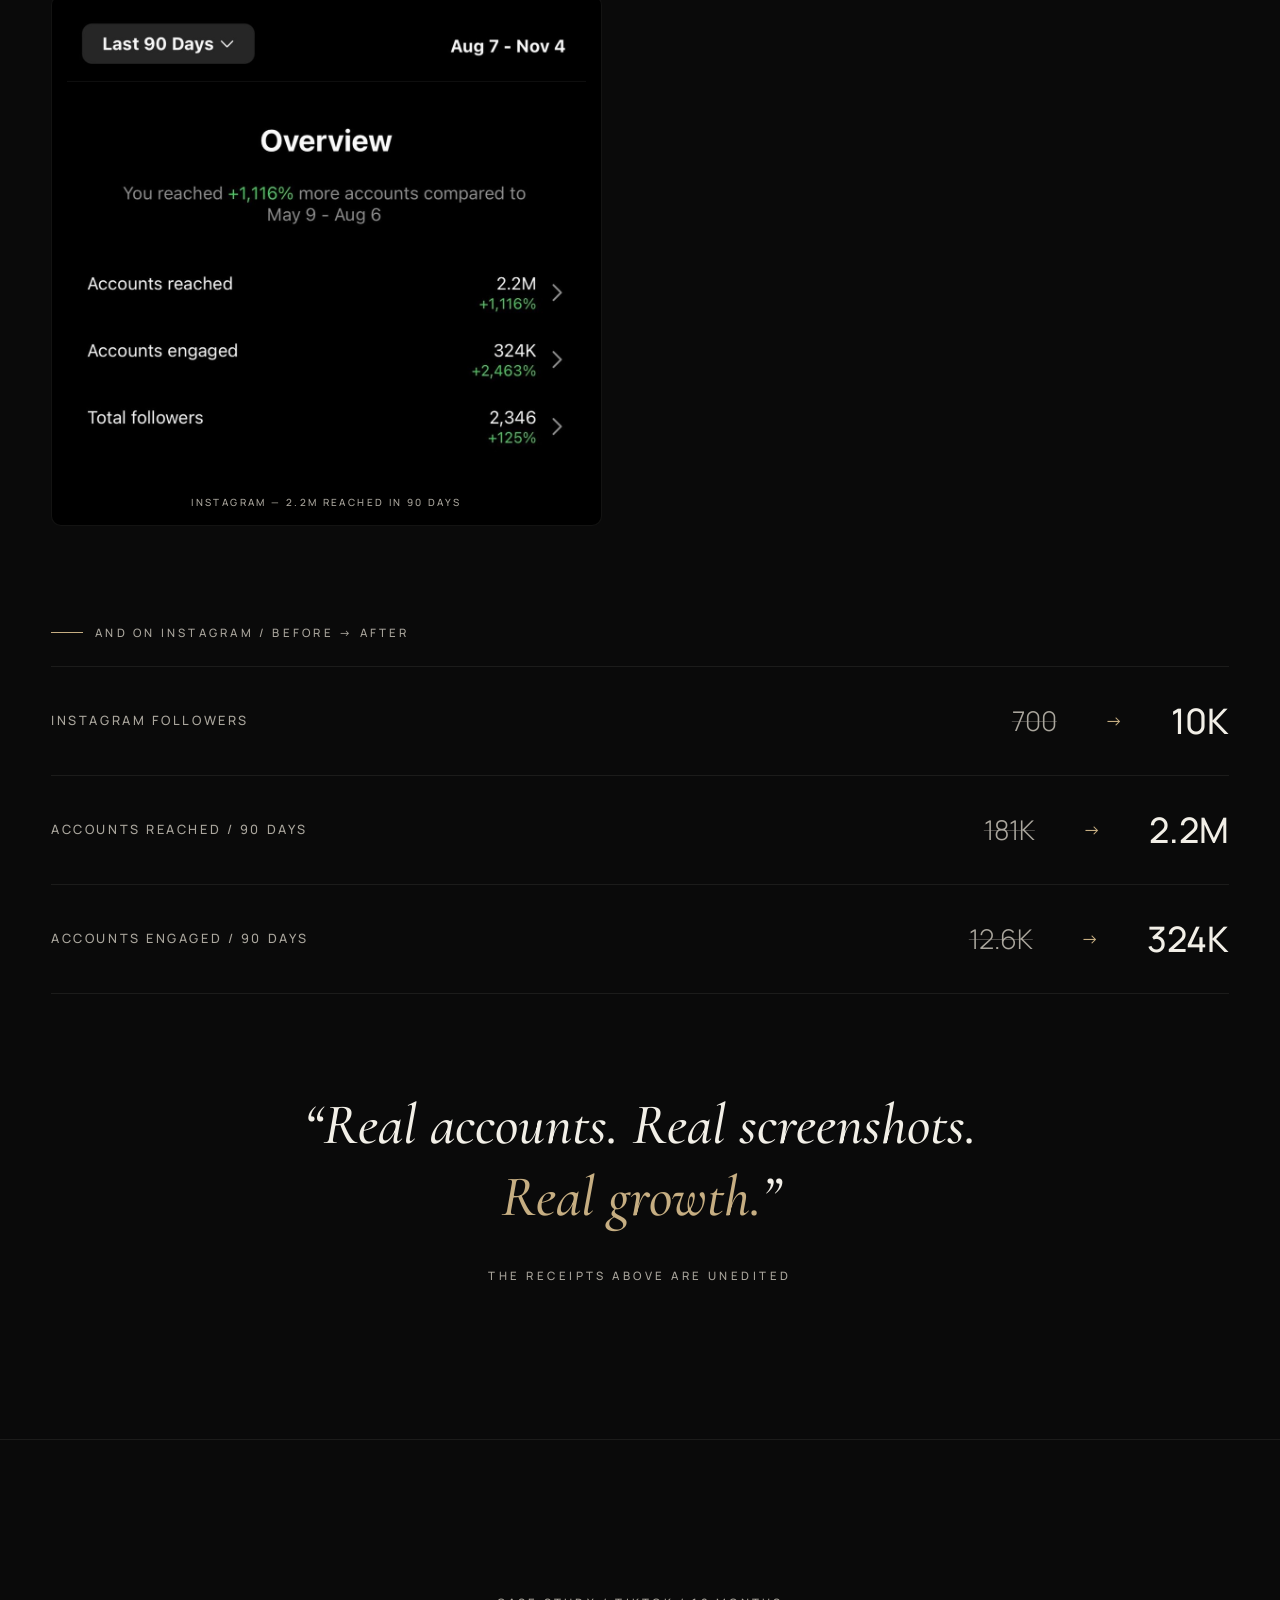
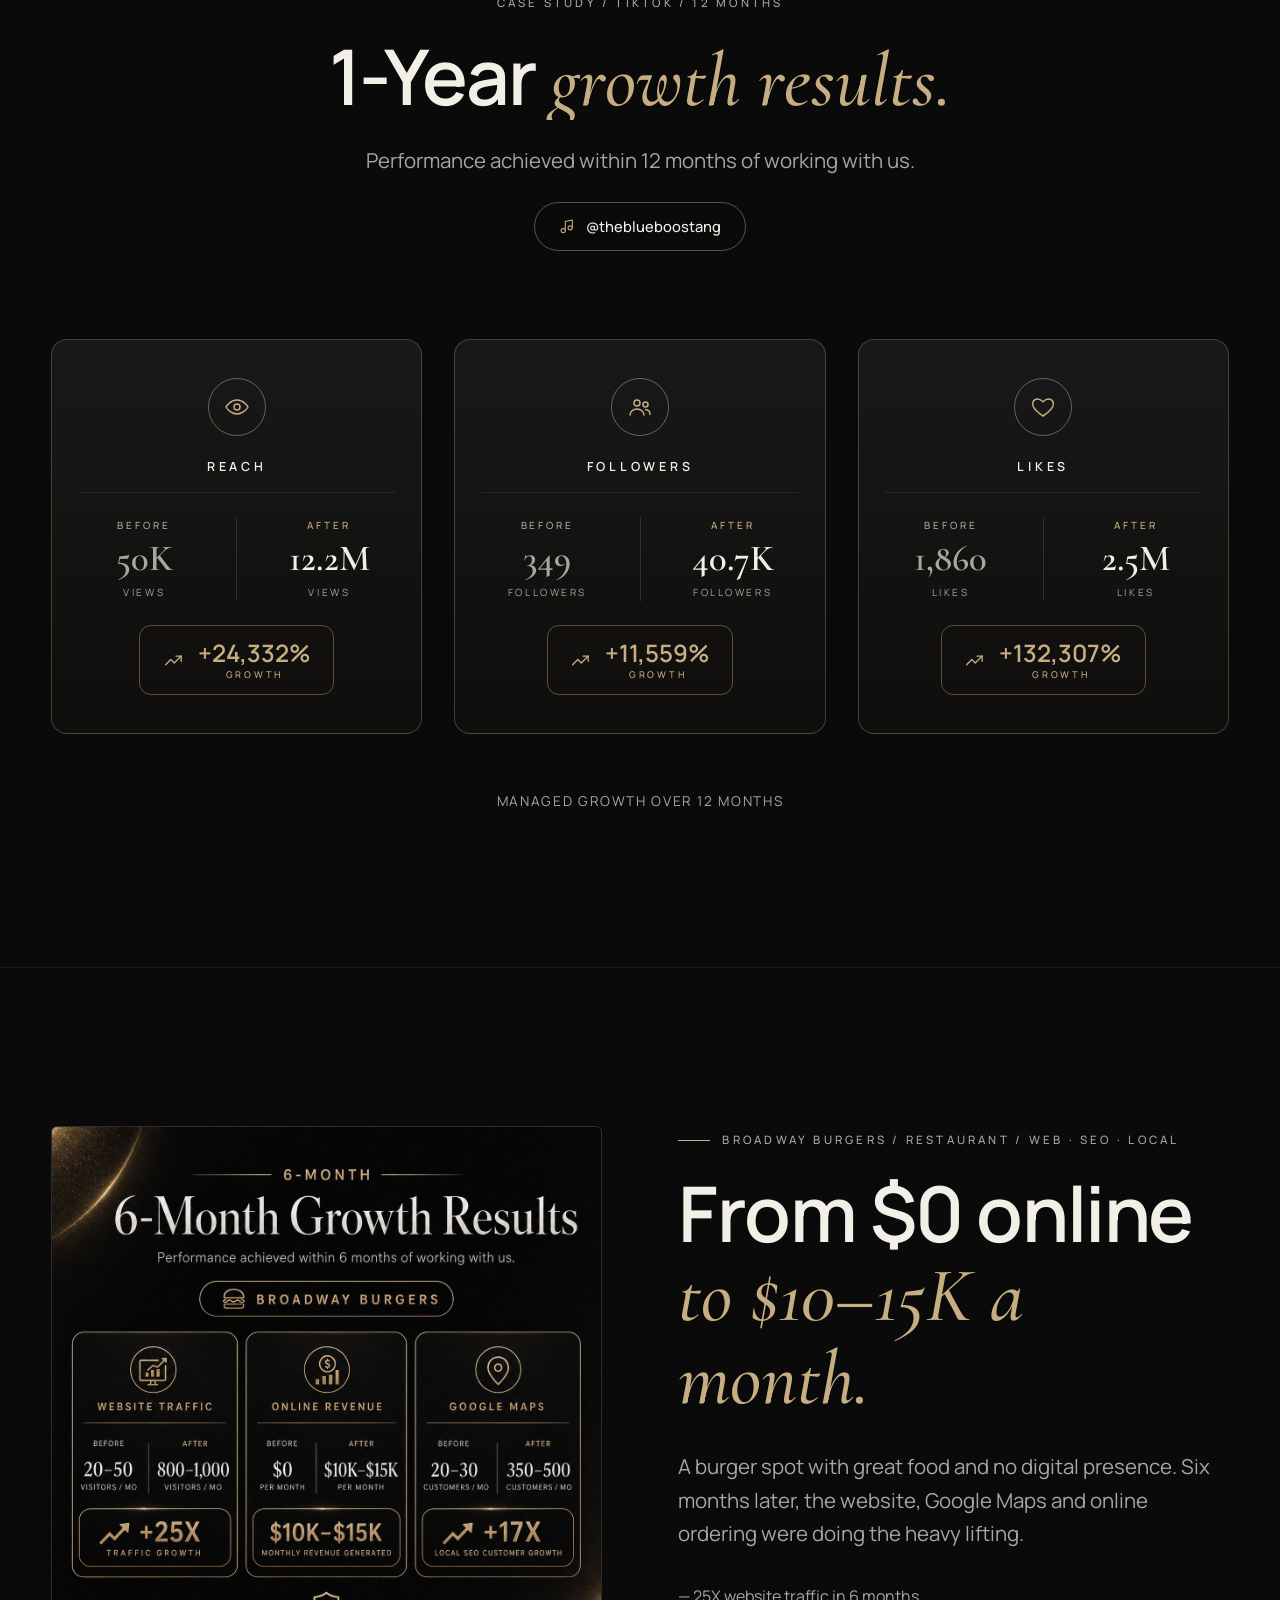
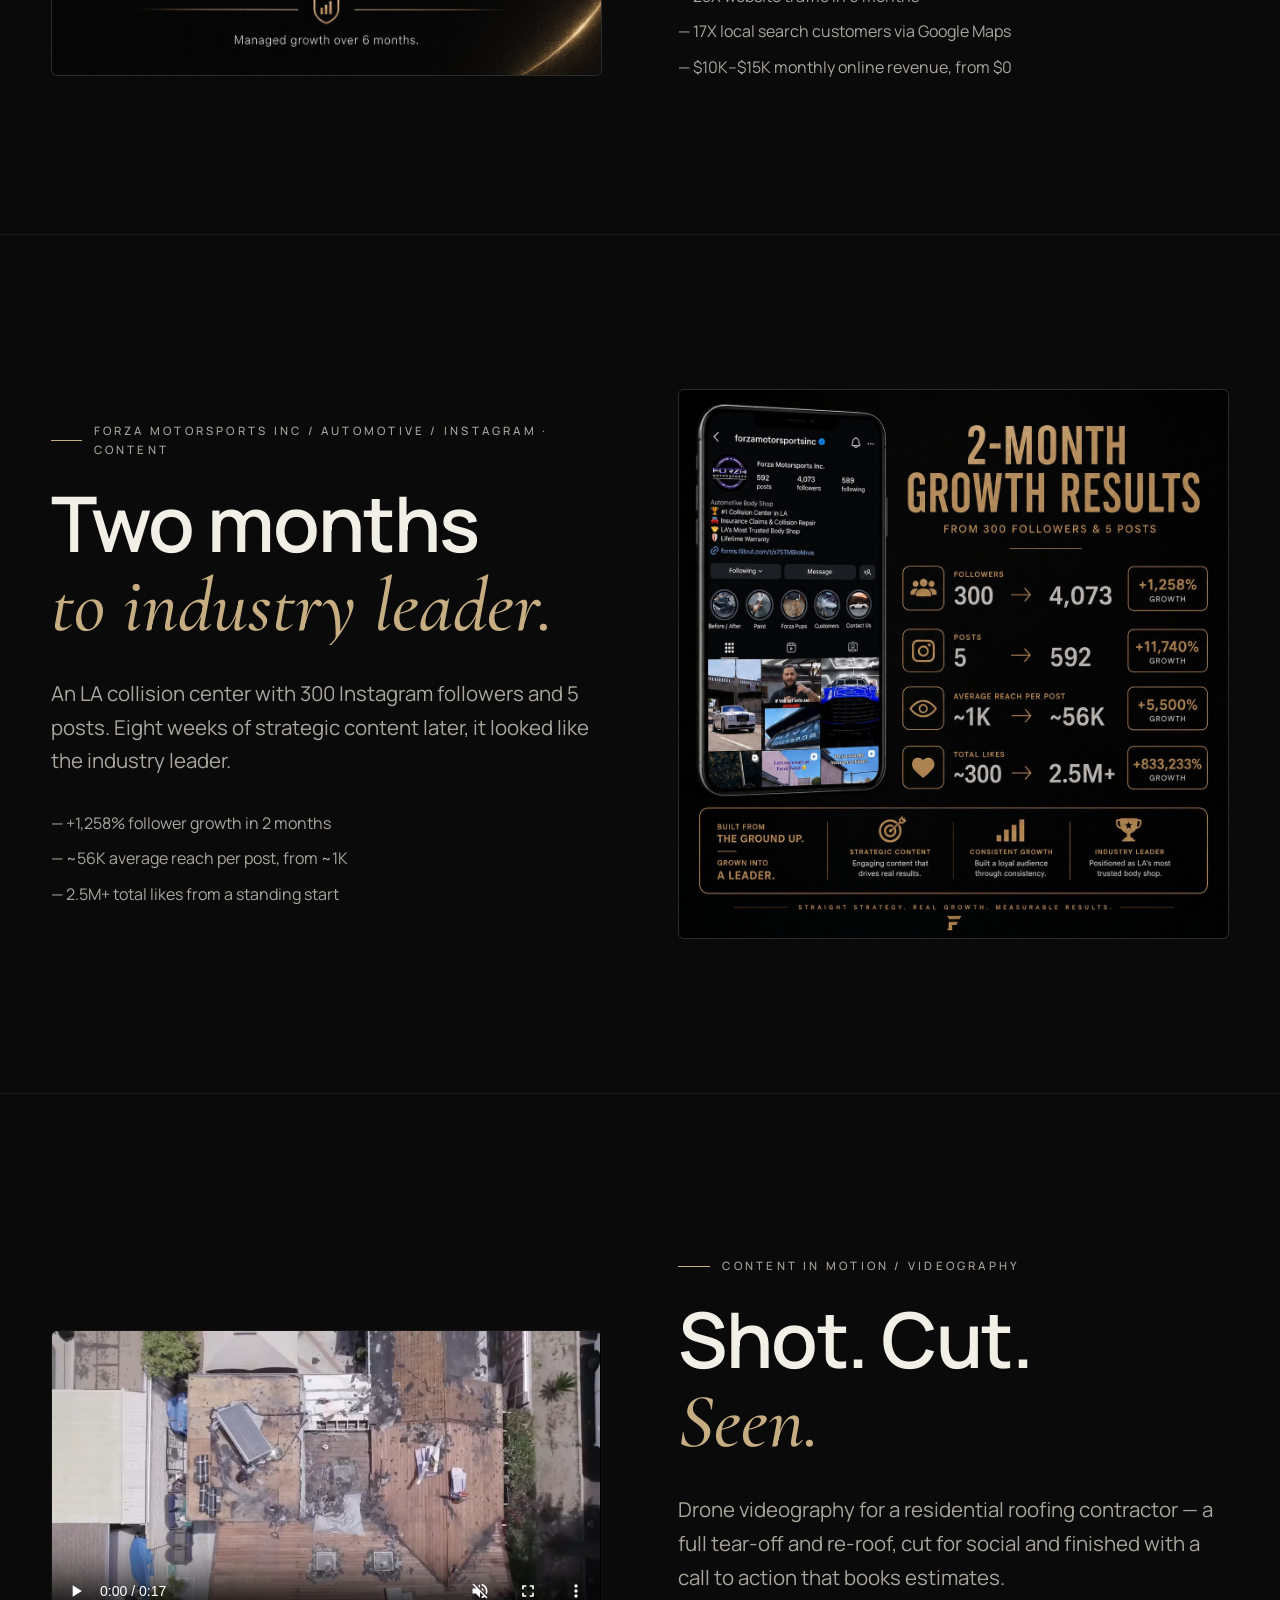
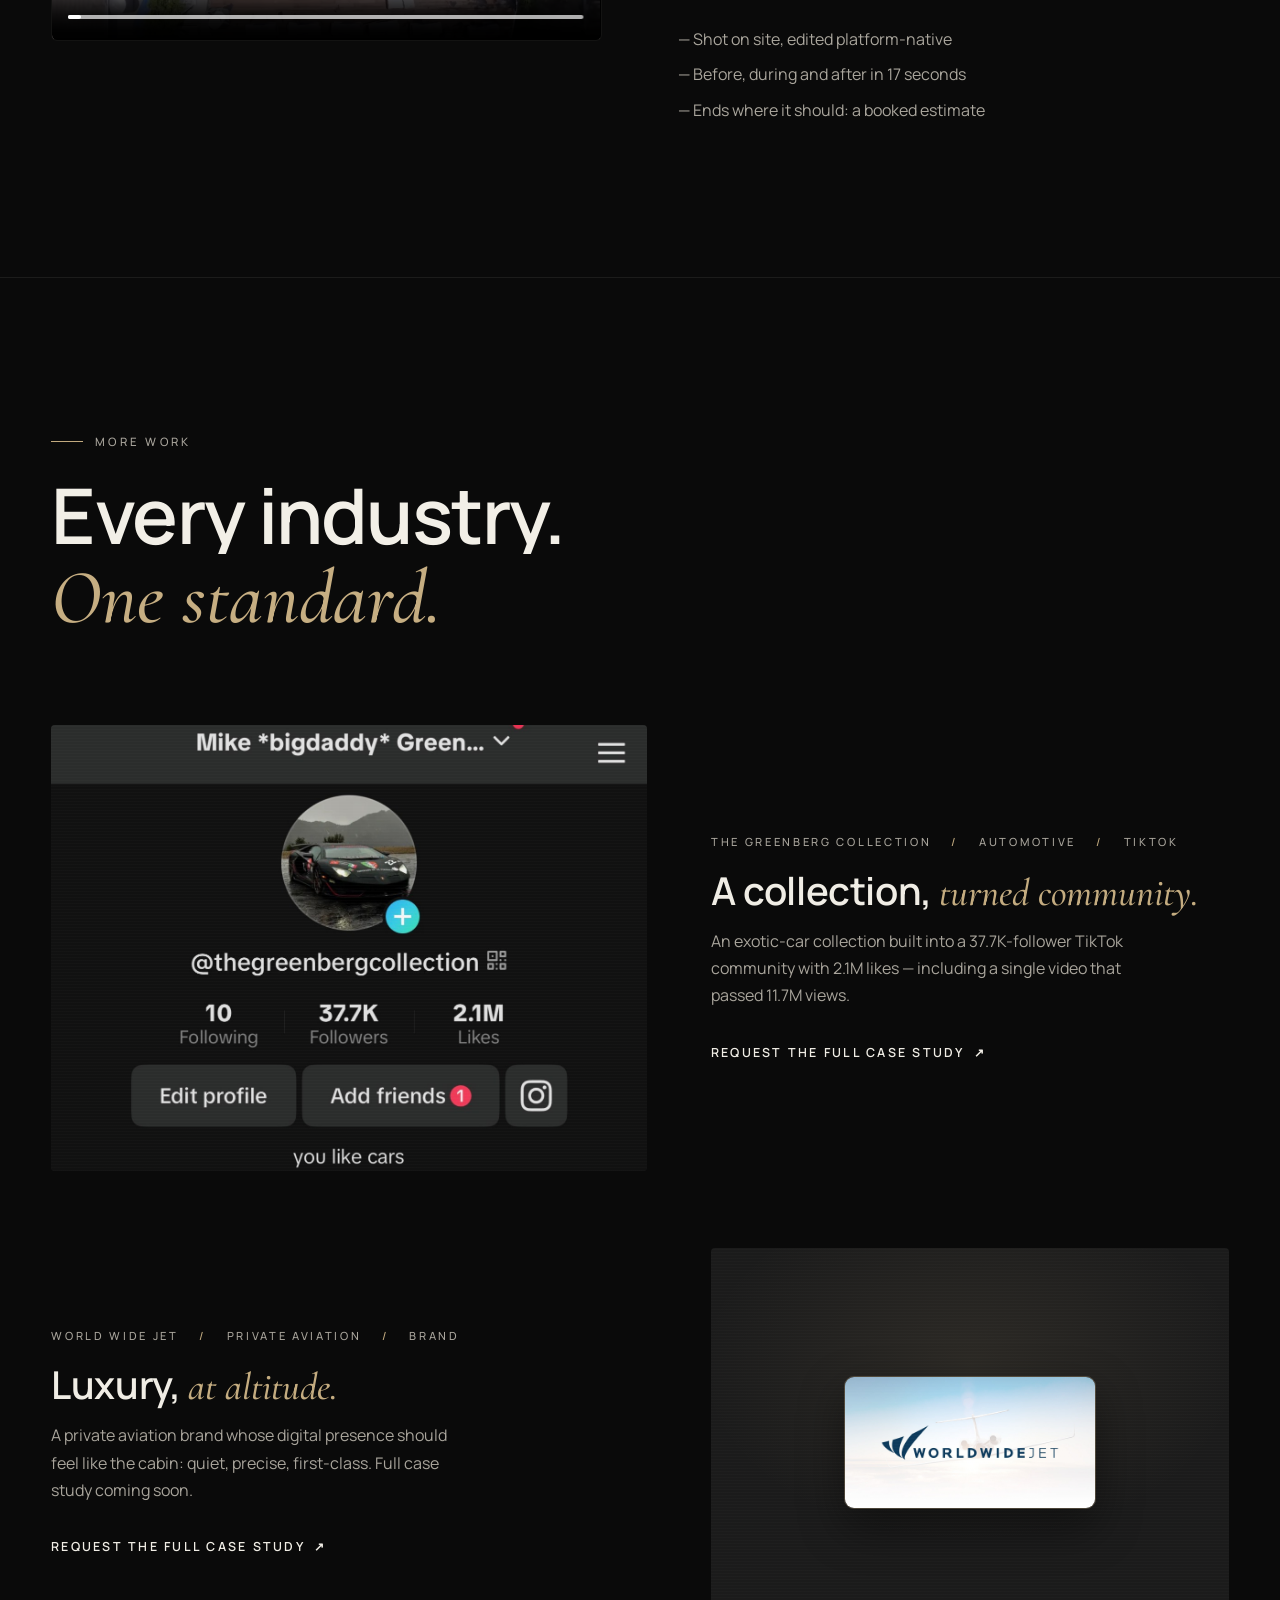
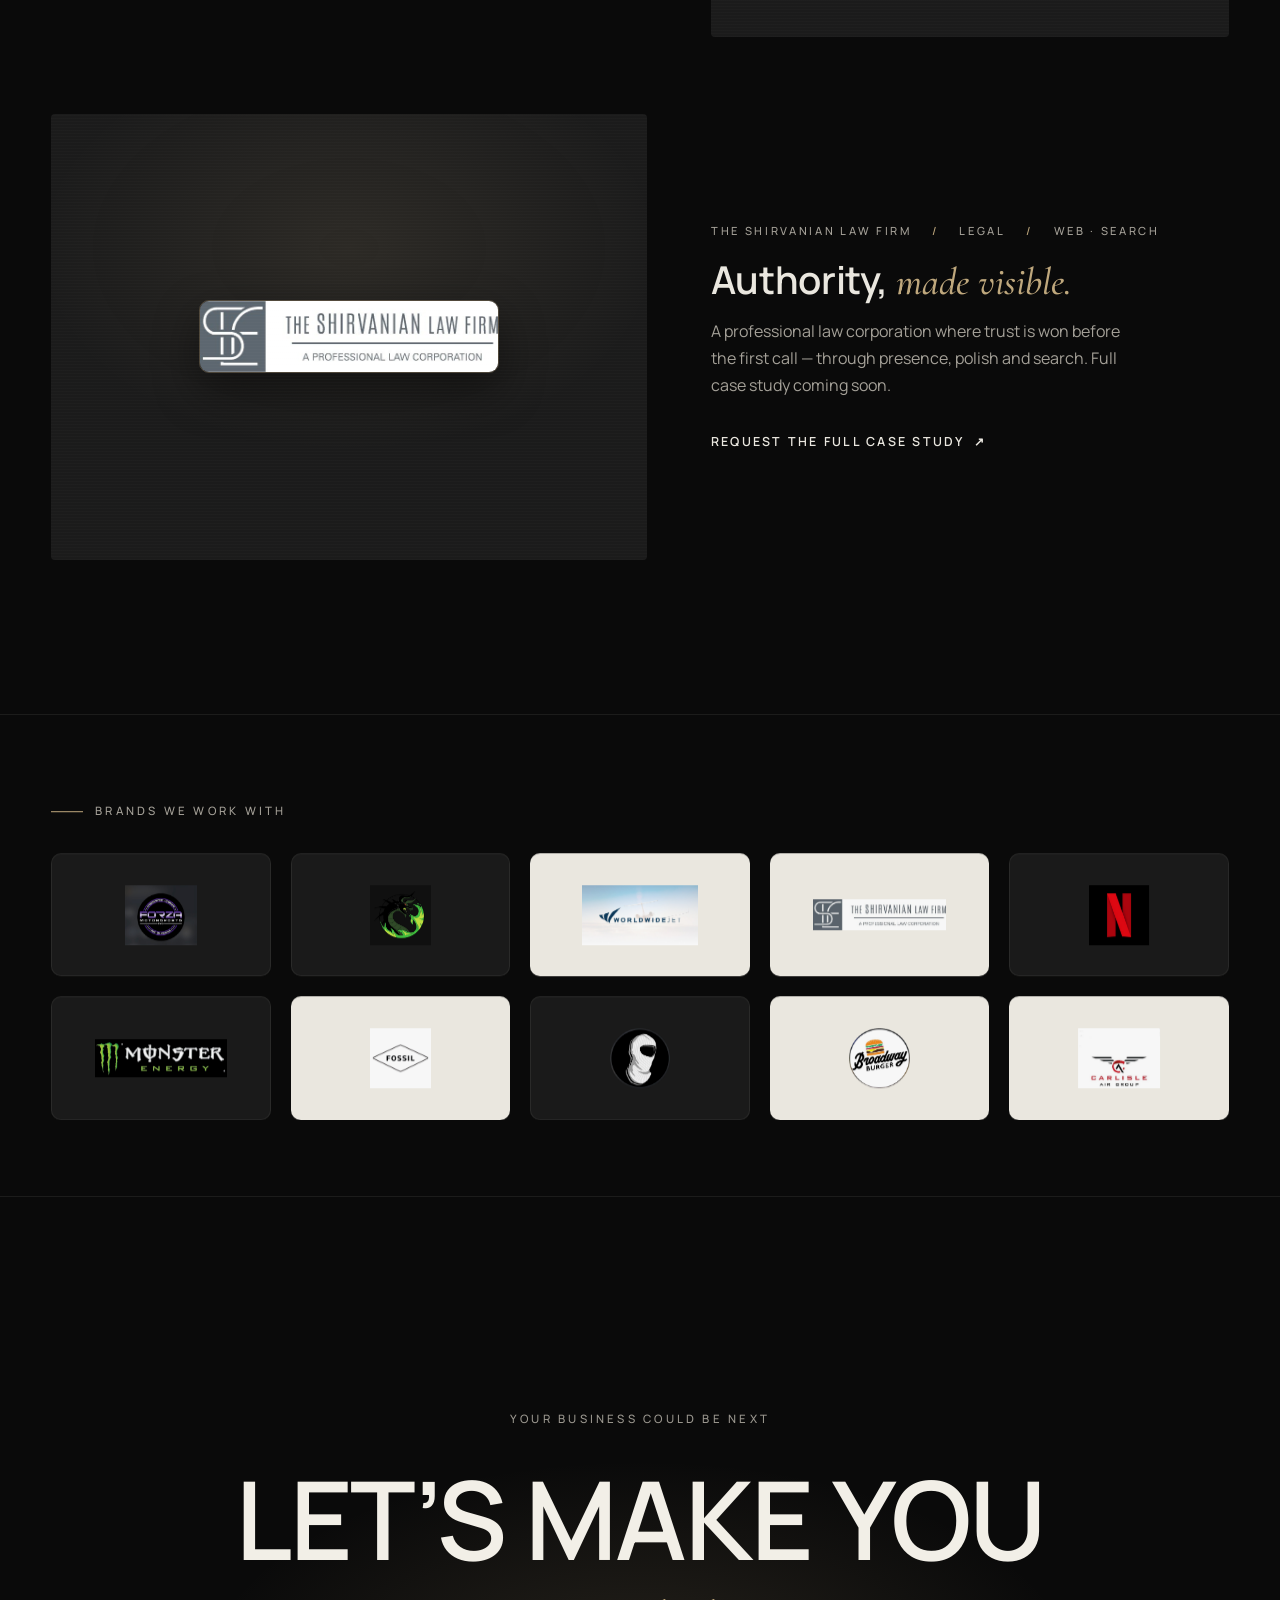
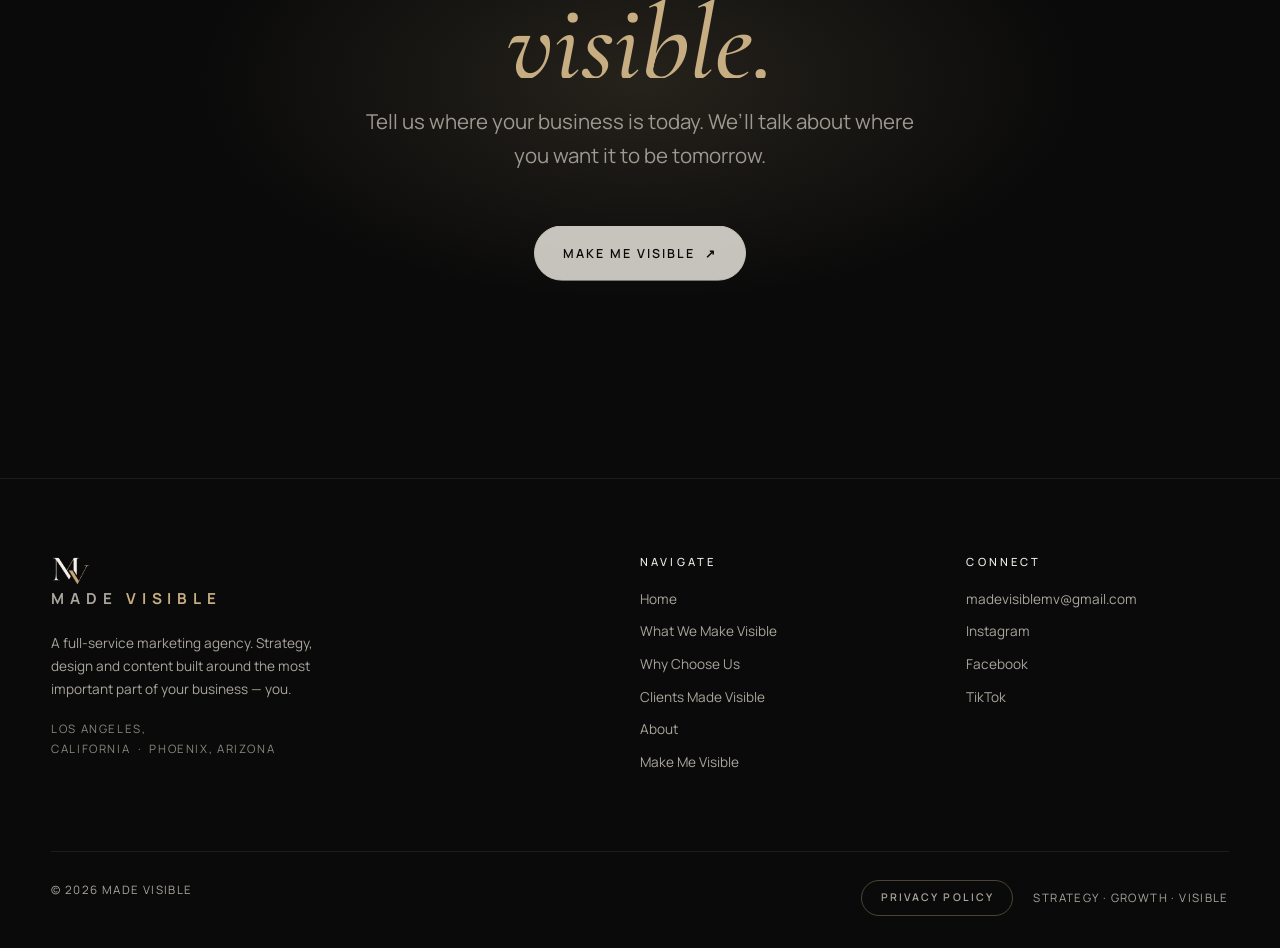
<file: clients.html>
<!DOCTYPE html>
<html lang="en" class="no-js">
<head>
  <meta charset="UTF-8">
  <meta name="viewport" content="width=device-width, initial-scale=1.0">
  <title>Clients Made Visible — Marketing Case Studies &amp; Real Results | Made Visible</title>
  <meta name="description" content="From overlooked to visible. Case studies and measurable results from businesses that partnered with Made Visible.">

  <!-- Link previews (Open Graph / Twitter) -->
  <link rel="canonical" href="https://madevisiblemv.com/clients">
  <meta name="theme-color" content="#0A0A0A">
  <meta property="og:type" content="website">
  <meta property="og:site_name" content="Made Visible">
  <meta property="og:title" content="Clients Made Visible — Made Visible">
  <meta property="og:description" content="From overlooked to visible. Case studies and measurable results from businesses that partnered with Made Visible.">
  <meta property="og:url" content="https://madevisiblemv.com/clients">
  <meta property="og:image" content="https://madevisiblemv.com/assets/og-card.jpg">
  <meta property="og:image:width" content="1200">
  <meta property="og:image:height" content="630">
  <meta property="og:image:alt" content="MADE VISIBLE — Strategy. Growth. Visible.">
  <meta name="twitter:card" content="summary_large_image">
  <meta name="twitter:title" content="Clients Made Visible — Made Visible">
  <meta name="twitter:description" content="From overlooked to visible. Case studies and measurable results from businesses that partnered with Made Visible.">
  <meta name="twitter:image" content="https://madevisiblemv.com/assets/og-card.jpg">

  <link rel="icon" type="image/svg+xml" href="favicon.svg">
  <link rel="icon" type="image/png" sizes="96x96" href="favicon-96.png">
  <link rel="icon" href="favicon.ico" sizes="48x48">
  <link rel="apple-touch-icon" href="apple-touch-icon.png">
  <link rel="preconnect" href="https://fonts.googleapis.com">
  <link rel="preconnect" href="https://fonts.gstatic.com" crossorigin>
  <link href="https://fonts.googleapis.com/css2?family=Manrope:wght@300;400;500;600;700;800&family=Cormorant+Garamond:ital,wght@0,500;0,600;1,500;1,600&display=swap" rel="stylesheet">
  <link rel="stylesheet" href="css/style.css">
</head>
<body>

  <div class="preloader">
    <img class="preloader__img" src="assets/logo-full.png" alt="Made Visible" width="778" height="560">
  </div>

  <div class="cursor-cross" aria-hidden="true"><span class="cursor-cross__inner"><i></i><i></i></span></div>

  <header class="site-header">
    <div class="container site-header__inner">
      <a href="index.html" class="logo"><img src="assets/logo-mark.png" alt="" class="logo__mark">MADE <em>VISIBLE</em></a>
      <nav class="site-nav" aria-label="Primary">
        <a href="index.html">Home</a>
        <a href="what-we-make-visible.html">What We Make Visible</a>
        <a href="why-choose-us.html">Why Choose Us</a>
        <a href="clients.html" class="is-active">Clients Made Visible</a>
        <a href="about.html">About</a>
      </nav>
      <a href="make-me-visible.html" class="btn btn--nav">Make Me Visible <span class="arrow">↗</span></a>
      <button class="menu-toggle" aria-label="Open menu" aria-expanded="false"><span></span><span></span></button>
    </div>
  </header>

  <div class="mobile-menu">
    <a href="index.html"><span class="num">01</span> Home</a>
    <a href="what-we-make-visible.html"><span class="num">02</span> What We Make Visible</a>
    <a href="why-choose-us.html"><span class="num">03</span> Why Choose Us</a>
    <a href="clients.html" class="is-active"><span class="num">04</span> Clients Made Visible</a>
    <a href="about.html"><span class="num">05</span> About</a>
    <a href="make-me-visible.html"><span class="num">06</span> Make Me Visible ↗</a>
  </div>

  <main>

    <section class="page-hero">
      <div class="container">
        <p class="label">03 / Case Studies</p>
        <h1 class="display-xl page-hero__title" data-reveal-line>
          <span class="line"><span>Clients</span></span>
          <span class="line"><span><em class="serif champagne">made visible.</em></span></span>
        </h1>
        <p class="lead" data-reveal>
          Measurable change, not makeovers. Every result on this page is real and verifiable.
        </p>
      </div>
    </section>

    <!-- FEATURED CASE STUDY: THE BLUE BOOSTANG -->
    <section class="section section--line-top">
      <div class="container">
        <div class="section-head">
          <p class="label" data-reveal>Featured / The Blue Boostang / Automotive · TikTok · Instagram · Content</p>
          <h2 class="display-lg" data-reveal-line>
            <span class="line"><span>From overlooked</span></span>
            <span class="line"><span><em class="serif champagne">to visible.</em></span></span>
          </h2>
        </div>

        <div class="split" style="margin-bottom: clamp(3rem, 7vw, 5.5rem); align-items: start;">
          <div class="receipts-stack" data-reveal>
            <figure class="receipt-card">
              <img src="assets/receipt-tiktok-before.jpg" alt="TikTok profile before: 349 followers, 1,860 likes" loading="lazy">
              <figcaption>TikTok — Day One · 349 Followers</figcaption>
            </figure>
            <figure class="receipt-card">
              <img src="assets/receipt-tiktok-after.jpg" alt="TikTok profile after: 41.3K followers, 2.5M likes" loading="lazy">
              <figcaption>TikTok — 12 Months Later · 41.3K Followers</figcaption>
            </figure>
            <figure class="receipt-card">
              <img src="assets/receipt-ig-reach.jpg" alt="Instagram insights: 2.2M accounts reached in 90 days, up 1,116%" loading="lazy">
              <figcaption>Instagram — 2.2M Reached in 90 Days</figcaption>
            </figure>
          </div>
          <div data-reveal>
            <h3 class="display-md" style="margin-bottom:1.25rem;">The strategy</h3>
            <p class="stone-text" style="margin-bottom:1.25rem;">
              A 2017 Mustang EcoBoost, 349 TikTok followers, and great content nobody was
              finding. We rebuilt the account as a brand — consistent rhythm, platform-native
              edits, hooks engineered for the algorithm.
            </p>
            <p class="stone-text">
              Twelve months later: 41.3K TikTok followers, 2.5M likes, 12.4M views — and an
              Instagram grown from 700 followers to 10K, reaching 2.2M accounts in 90 days.
            </p>
          </div>
        </div>

        <p class="label" data-reveal style="margin-bottom:1.5rem;">And on Instagram / Before → After</p>
        <div class="result-rows">
          <div class="result-row" data-reveal>
            <span class="result-row__metric">Instagram Followers</span>
            <span class="result-row__before">700</span>
            <span class="result-row__arrow">→</span>
            <span class="result-row__after"><span data-count="10">0</span>K</span>
          </div>
          <div class="result-row" data-reveal>
            <span class="result-row__metric">Accounts Reached / 90 Days</span>
            <span class="result-row__before">181K</span>
            <span class="result-row__arrow">→</span>
            <span class="result-row__after"><span data-count="2.2" data-decimals="1">0</span>M</span>
          </div>
          <div class="result-row" data-reveal>
            <span class="result-row__metric">Accounts Engaged / 90 Days</span>
            <span class="result-row__before">12.6K</span>
            <span class="result-row__arrow">→</span>
            <span class="result-row__after"><span data-count="324">0</span>K</span>
          </div>
        </div>

        <div class="quote-block" data-reveal style="margin-top: clamp(3.5rem, 8vw, 6rem);">
          <blockquote>“Real accounts. Real screenshots.<br><span class="champagne">Real growth.</span>”</blockquote>
          <cite>The receipts above are unedited</cite>
        </div>
      </div>
    </section>

    <!-- 1-YEAR TIKTOK GROWTH -->
    <section class="section section--line-top">
      <div class="container">
        <div class="section-head" style="align-items:center; text-align:center;">
          <p class="label label--bare" data-reveal>Case Study / TikTok / 12 Months</p>
          <h2 class="display-lg" data-reveal-line>
            <span class="line"><span>1-Year <em class="serif champagne">growth results.</em></span></span>
          </h2>
          <p class="lead" data-reveal style="margin-inline:auto;">
            Performance achieved within 12 months of working with us.
          </p>
          <p data-reveal>
            <span class="growth-handle">
              <svg viewBox="0 0 24 24" fill="none" stroke="currentColor" stroke-width="1.5" stroke-linecap="round" stroke-linejoin="round" aria-hidden="true"><path d="M9 18V5l10-2v11"/><circle cx="6" cy="18" r="3"/><circle cx="16" cy="14" r="3"/></svg>
              @theblueboostang
            </span>
          </p>
        </div>

        <div class="growth-cards">
          <article class="growth-card" data-reveal>
            <span class="growth-card__icon" aria-hidden="true">
              <svg viewBox="0 0 24 24" fill="none" stroke="currentColor" stroke-width="1.5" stroke-linecap="round" stroke-linejoin="round"><path d="M1 12s4-7 11-7 11 7 11 7-4 7-11 7-11-7-11-7z"/><circle cx="12" cy="12" r="3"/></svg>
            </span>
            <h3 class="growth-card__label">Reach</h3>
            <div class="growth-card__compare">
              <div class="growth-card__half">
                <span class="tag">Before</span>
                <span class="val">50K</span>
                <span class="unit">Views</span>
              </div>
              <span class="growth-card__divider" aria-hidden="true"></span>
              <div class="growth-card__half growth-card__half--after">
                <span class="tag">After</span>
                <span class="val"><span data-count="12.4" data-decimals="1">0</span>M</span>
                <span class="unit">Views</span>
              </div>
            </div>
            <span class="growth-card__chip">
              <svg viewBox="0 0 24 24" fill="none" stroke="currentColor" stroke-width="1.5" stroke-linecap="round" stroke-linejoin="round" aria-hidden="true"><path d="M3 17l6-6 4 4 8-8"/><path d="M15 7h6v6"/></svg>
              <span class="pct">+<span data-count="24700">0</span>%<small>Growth</small></span>
            </span>
          </article>

          <article class="growth-card" data-reveal data-reveal-delay="0.1">
            <span class="growth-card__icon" aria-hidden="true">
              <svg viewBox="0 0 24 24" fill="none" stroke="currentColor" stroke-width="1.5" stroke-linecap="round" stroke-linejoin="round"><circle cx="9" cy="8" r="3"/><path d="M2 20c0-3.3 3.1-6 7-6s7 2.7 7 6"/><circle cx="17.5" cy="9.5" r="2.5"/><path d="M17.5 14.5c2.6.4 4.5 2.3 4.5 4.9"/></svg>
            </span>
            <h3 class="growth-card__label">Followers</h3>
            <div class="growth-card__compare">
              <div class="growth-card__half">
                <span class="tag">Before</span>
                <span class="val">349</span>
                <span class="unit">Followers</span>
              </div>
              <span class="growth-card__divider" aria-hidden="true"></span>
              <div class="growth-card__half growth-card__half--after">
                <span class="tag">After</span>
                <span class="val"><span data-count="41.3" data-decimals="1">0</span>K</span>
                <span class="unit">Followers</span>
              </div>
            </div>
            <span class="growth-card__chip">
              <svg viewBox="0 0 24 24" fill="none" stroke="currentColor" stroke-width="1.5" stroke-linecap="round" stroke-linejoin="round" aria-hidden="true"><path d="M3 17l6-6 4 4 8-8"/><path d="M15 7h6v6"/></svg>
              <span class="pct">+<span data-count="11734">0</span>%<small>Growth</small></span>
            </span>
          </article>

          <article class="growth-card" data-reveal data-reveal-delay="0.2">
            <span class="growth-card__icon" aria-hidden="true">
              <svg viewBox="0 0 24 24" fill="none" stroke="currentColor" stroke-width="1.5" stroke-linecap="round" stroke-linejoin="round"><path d="M12 21S4 15.7 2 11C.7 7 3 4 6.5 4c2 0 3.8 1.1 5.5 2.7C13.7 5.1 15.5 4 17.5 4 21 4 23.3 7 22 11c-2 4.7-10 10-10 10z"/></svg>
            </span>
            <h3 class="growth-card__label">Likes</h3>
            <div class="growth-card__compare">
              <div class="growth-card__half">
                <span class="tag">Before</span>
                <span class="val">1,860</span>
                <span class="unit">Likes</span>
              </div>
              <span class="growth-card__divider" aria-hidden="true"></span>
              <div class="growth-card__half growth-card__half--after">
                <span class="tag">After</span>
                <span class="val"><span data-count="2.5" data-decimals="1">0</span>M</span>
                <span class="unit">Likes</span>
              </div>
            </div>
            <span class="growth-card__chip">
              <svg viewBox="0 0 24 24" fill="none" stroke="currentColor" stroke-width="1.5" stroke-linecap="round" stroke-linejoin="round" aria-hidden="true"><path d="M3 17l6-6 4 4 8-8"/><path d="M15 7h6v6"/></svg>
              <span class="pct">+<span data-count="134309">0</span>%<small>Growth</small></span>
            </span>
          </article>
        </div>

        <p class="growth-note" data-reveal>Managed growth over 12 months</p>
      </div>
    </section>

    <!-- BROADWAY BURGERS -->
    <section class="section section--line-top">
      <div class="container split" style="align-items:center;">
        <a class="case-media" href="assets/growth-broadway.jpg" data-tilt data-reveal aria-label="View Broadway Burgers results at full size">
          <img src="assets/growth-broadway.jpg" alt="Broadway Burgers 6-month growth results: website traffic 20–50 to 800–1,000 visitors a month, online revenue $0 to $10–15K a month, Google Maps 20–30 to 350–500 customers a month" loading="lazy">
        </a>
        <div>
          <p class="label" data-reveal>Broadway Burgers / Restaurant / Web · SEO · Local</p>
          <h2 class="display-lg" data-reveal-line style="margin-top:1.5rem;">
            <span class="line"><span>From $0 online</span></span>
            <span class="line"><span><em class="serif champagne">to $10–15K a month.</em></span></span>
          </h2>
          <p class="lead" data-reveal style="margin-top:2rem;">
            A burger spot with great food and no digital presence. Six months later, the
            website, Google Maps and online ordering were doing the heavy lifting.
          </p>
          <ul class="stone-text" data-reveal style="margin-top:2rem; display:flex; flex-direction:column; gap:0.5rem;">
            <li>— 25X website traffic in 6 months</li>
            <li>— 17X local search customers via Google Maps</li>
            <li>— $10K–$15K monthly online revenue, from $0</li>
          </ul>
        </div>
      </div>
    </section>

    <!-- FORZA MOTORSPORTS -->
    <section class="section section--line-top">
      <div class="container split" style="align-items:center;">
        <div>
          <p class="label" data-reveal>Forza Motorsports Inc / Automotive / Instagram · Content</p>
          <h2 class="display-lg" data-reveal-line style="margin-top:1.5rem;">
            <span class="line"><span>Two months</span></span>
            <span class="line"><span><em class="serif champagne">to industry leader.</em></span></span>
          </h2>
          <p class="lead" data-reveal style="margin-top:2rem;">
            An LA collision center with 300 Instagram followers and 5 posts. Eight weeks of
            strategic content later, it looked like the industry leader.
          </p>
          <ul class="stone-text" data-reveal style="margin-top:2rem; display:flex; flex-direction:column; gap:0.5rem;">
            <li>— +1,258% follower growth in 2 months</li>
            <li>— ~56K average reach per post, from ~1K</li>
            <li>— 2.5M+ total likes from a standing start</li>
          </ul>
        </div>
        <a class="case-media" href="assets/growth-forza.jpg" data-tilt data-reveal aria-label="View Forza Motorsports results at full size">
          <img src="assets/growth-forza.jpg" alt="Forza Motorsports 2-month growth results: followers 300 to 4,073, posts 5 to 592, average reach 1K to 56K per post, total likes 300 to 2.5M+" loading="lazy">
        </a>
      </div>
    </section>

    <!-- CONTENT IN MOTION -->
    <section class="section section--line-top">
      <div class="container split" style="align-items:center;">
        <div class="video-card" data-reveal>
          <video poster="assets/roofing-reel-poster.jpg" controls muted autoplay loop playsinline preload="metadata">
            <source src="assets/roofing-reel.webm" type="video/webm">
            <source src="assets/roofing-reel.mp4" type="video/mp4">
          </video>
        </div>
        <div>
          <p class="label" data-reveal>Content in motion / Videography</p>
          <h2 class="display-lg" data-reveal-line style="margin-top:1.5rem;">
            <span class="line"><span>Shot. Cut.</span></span>
            <span class="line"><span><em class="serif champagne">Seen.</em></span></span>
          </h2>
          <p class="lead" data-reveal style="margin-top:2rem;">
            Drone videography for a residential roofing contractor — a full tear-off and
            re-roof, cut for social and finished with a call to action that books estimates.
          </p>
          <ul class="stone-text" data-reveal style="margin-top:2rem; display:flex; flex-direction:column; gap:0.5rem;">
            <li>— Shot on site, edited platform-native</li>
            <li>— Before, during and after in 17 seconds</li>
            <li>— Ends where it should: a booked estimate</li>
          </ul>
        </div>
      </div>
    </section>

    <!-- MORE WORK -->
    <section class="section section--line-top">
      <div class="container">
        <div class="section-head">
          <p class="label" data-reveal>More work</p>
          <h2 class="display-lg" data-reveal-line>
            <span class="line"><span>Every industry.</span></span>
            <span class="line"><span><em class="serif champagne">One standard.</em></span></span>
          </h2>
        </div>

        <div class="work-list">
          <article class="work-item">
            <div class="work-item__visual" data-tilt>
              <img class="cover" src="assets/greenberg-tiktok.jpg" alt="The Greenberg Collection TikTok profile: 37.7K followers and 2.1M likes" loading="lazy">
            </div>
            <div class="work-item__body" data-reveal>
              <p class="work-item__meta"><span>The Greenberg Collection</span><span>Automotive</span><span>TikTok</span></p>
              <h3 class="work-item__title">A collection, <em class="serif">turned community.</em></h3>
              <p class="work-item__desc">An exotic-car collection built into a 37.7K-follower TikTok community with 2.1M likes — including a single video that passed 11.7M views.</p>
              <a href="make-me-visible.html" class="work-item__link">Request The Full Case Study <span class="arrow">↗</span></a>
            </div>
          </article>

          <article class="work-item">
            <div class="work-item__visual work-item__visual--logo" data-tilt>
              <img src="assets/logo-worldwidejet.jpg" alt="World Wide Jet logo" loading="lazy">
            </div>
            <div class="work-item__body" data-reveal>
              <p class="work-item__meta"><span>World Wide Jet</span><span>Private Aviation</span><span>Brand</span></p>
              <h3 class="work-item__title">Luxury, <em class="serif">at altitude.</em></h3>
              <p class="work-item__desc">A private aviation brand whose digital presence should feel like the cabin: quiet, precise, first-class. Full case study coming soon.</p>
              <a href="make-me-visible.html" class="work-item__link">Request The Full Case Study <span class="arrow">↗</span></a>
            </div>
          </article>

          <article class="work-item">
            <div class="work-item__visual work-item__visual--logo" data-tilt>
              <img src="assets/logo-shirvanian.jpg" alt="The Shirvanian Law Firm logo" loading="lazy">
            </div>
            <div class="work-item__body" data-reveal>
              <p class="work-item__meta"><span>The Shirvanian Law Firm</span><span>Legal</span><span>Web · Search</span></p>
              <h3 class="work-item__title">Authority, <em class="serif">made visible.</em></h3>
              <p class="work-item__desc">A professional law corporation where trust is won before the first call — through presence, polish and search. Full case study coming soon.</p>
              <a href="make-me-visible.html" class="work-item__link">Request The Full Case Study <span class="arrow">↗</span></a>
            </div>
          </article>
        </div>
      </div>
    </section>

    <!-- CLIENT LOGOS -->
    <section class="section--tight section--line-top" style="padding-block: clamp(3rem, 6vw, 5rem);">
      <div class="container">
        <p class="label" data-reveal style="margin-bottom:2rem;">Brands we work with</p>
        <div class="logo-strip" data-reveal>
          <div class="logo-chip"><img src="assets/logo-forza.jpg" alt="Forza Motorsports Inc — automotive body shop, customization, paint and collision repair" loading="lazy"></div>
          <div class="logo-chip"><img src="assets/logo-dragonsbreath.jpg" alt="Dragons Breath" loading="lazy"></div>
          <div class="logo-chip logo-chip--light"><img src="assets/logo-worldwidejet.jpg" alt="World Wide Jet" loading="lazy"></div>
          <div class="logo-chip logo-chip--light"><img src="assets/logo-shirvanian.jpg" alt="The Shirvanian Law Firm — a professional law corporation" loading="lazy"></div>
          <div class="logo-chip"><img src="assets/logo-netflix.jpg" alt="Netflix" loading="lazy"></div>
          <div class="logo-chip"><img src="assets/logo-monster.jpg" alt="Monster Energy" loading="lazy"></div>
          <div class="logo-chip logo-chip--light"><img src="assets/logo-fossil.jpg" alt="Fossil" loading="lazy"></div>
          <div class="logo-chip"><img src="assets/logo-maskedentities.png" alt="Masked Entities" loading="lazy"></div>
          <div class="logo-chip logo-chip--light"><img src="assets/logo-broadwayburger.png" alt="Broadway Burgers" loading="lazy"></div>
          <div class="logo-chip logo-chip--light"><img src="assets/logo-carlisle.jpg" alt="Carlisle Air Group" loading="lazy"></div>
        </div>
      </div>
    </section>

    <!-- CTA -->
    <section class="cta-section">
      <div class="cta-section__glow" aria-hidden="true"></div>
      <div class="container">
        <p class="label label--bare" data-reveal>Your business could be next</p>
        <h2 class="display-xl" data-reveal-line>
          <span class="line"><span>Let’s make you</span></span>
          <span class="line"><span><em class="serif champagne">visible.</em></span></span>
        </h2>
        <p class="lead" data-reveal>
          Tell us where your business is today. We’ll talk about where you want it to be tomorrow.
        </p>
        <div data-reveal>
          <a href="make-me-visible.html" class="btn">Make Me Visible <span class="arrow">↗</span></a>
        </div>
      </div>
    </section>

  </main>

  <footer class="site-footer">
    <div class="container">
      <div class="site-footer__grid">
        <div class="site-footer__brand">
          <a href="index.html" class="logo"><img src="assets/logo-mark.png" alt="" class="logo__mark">MADE <em>VISIBLE</em></a>
          <p>A full-service marketing agency. Strategy, design and content built around the most important part of your business — you.</p>
          <p class="site-footer__loc">Los Angeles, California&nbsp;&nbsp;·&nbsp;&nbsp;Phoenix, Arizona</p>
        </div>
        <div>
          <h4>Navigate</h4>
          <ul>
            <li><a href="index.html">Home</a></li>
            <li><a href="what-we-make-visible.html">What We Make Visible</a></li>
            <li><a href="why-choose-us.html">Why Choose Us</a></li>
            <li><a href="clients.html">Clients Made Visible</a></li>
            <li><a href="about.html">About</a></li>
            <li><a href="make-me-visible.html">Make Me Visible</a></li>
          </ul>
        </div>
        <div>
          <h4>Connect</h4>
          <ul>
            <li><a href="mailto:madevisiblemv@gmail.com">madevisiblemv@gmail.com</a></li>
            <li><a href="https://www.instagram.com/made.visible.mv" target="_blank" rel="noopener">Instagram</a></li>
            <li><a href="https://www.facebook.com/share/1E67EWMcH1/?mibextid=wwXIfr" target="_blank" rel="noopener">Facebook</a></li>
            <li><a href="https://www.tiktok.com/@made.visible.mv" target="_blank" rel="noopener">TikTok</a></li>
          </ul>
        </div>
      </div>
      <div class="site-footer__bottom">
        <span>© <span data-year>2026</span> Made Visible</span>
        <span class="site-footer__legal"><a href="privacy.html" class="btn-privacy">Privacy Policy</a><span class="tagline">Strategy · Growth · Visible</span></span>
      </div>
    </div>
  </footer>

  <script src="js/vendor/lenis.min.js"></script>
  <script src="js/vendor/gsap.min.js"></script>
  <script src="js/vendor/ScrollTrigger.min.js"></script>
  <script src="js/main.js"></script>
</body>
</html>
</file>
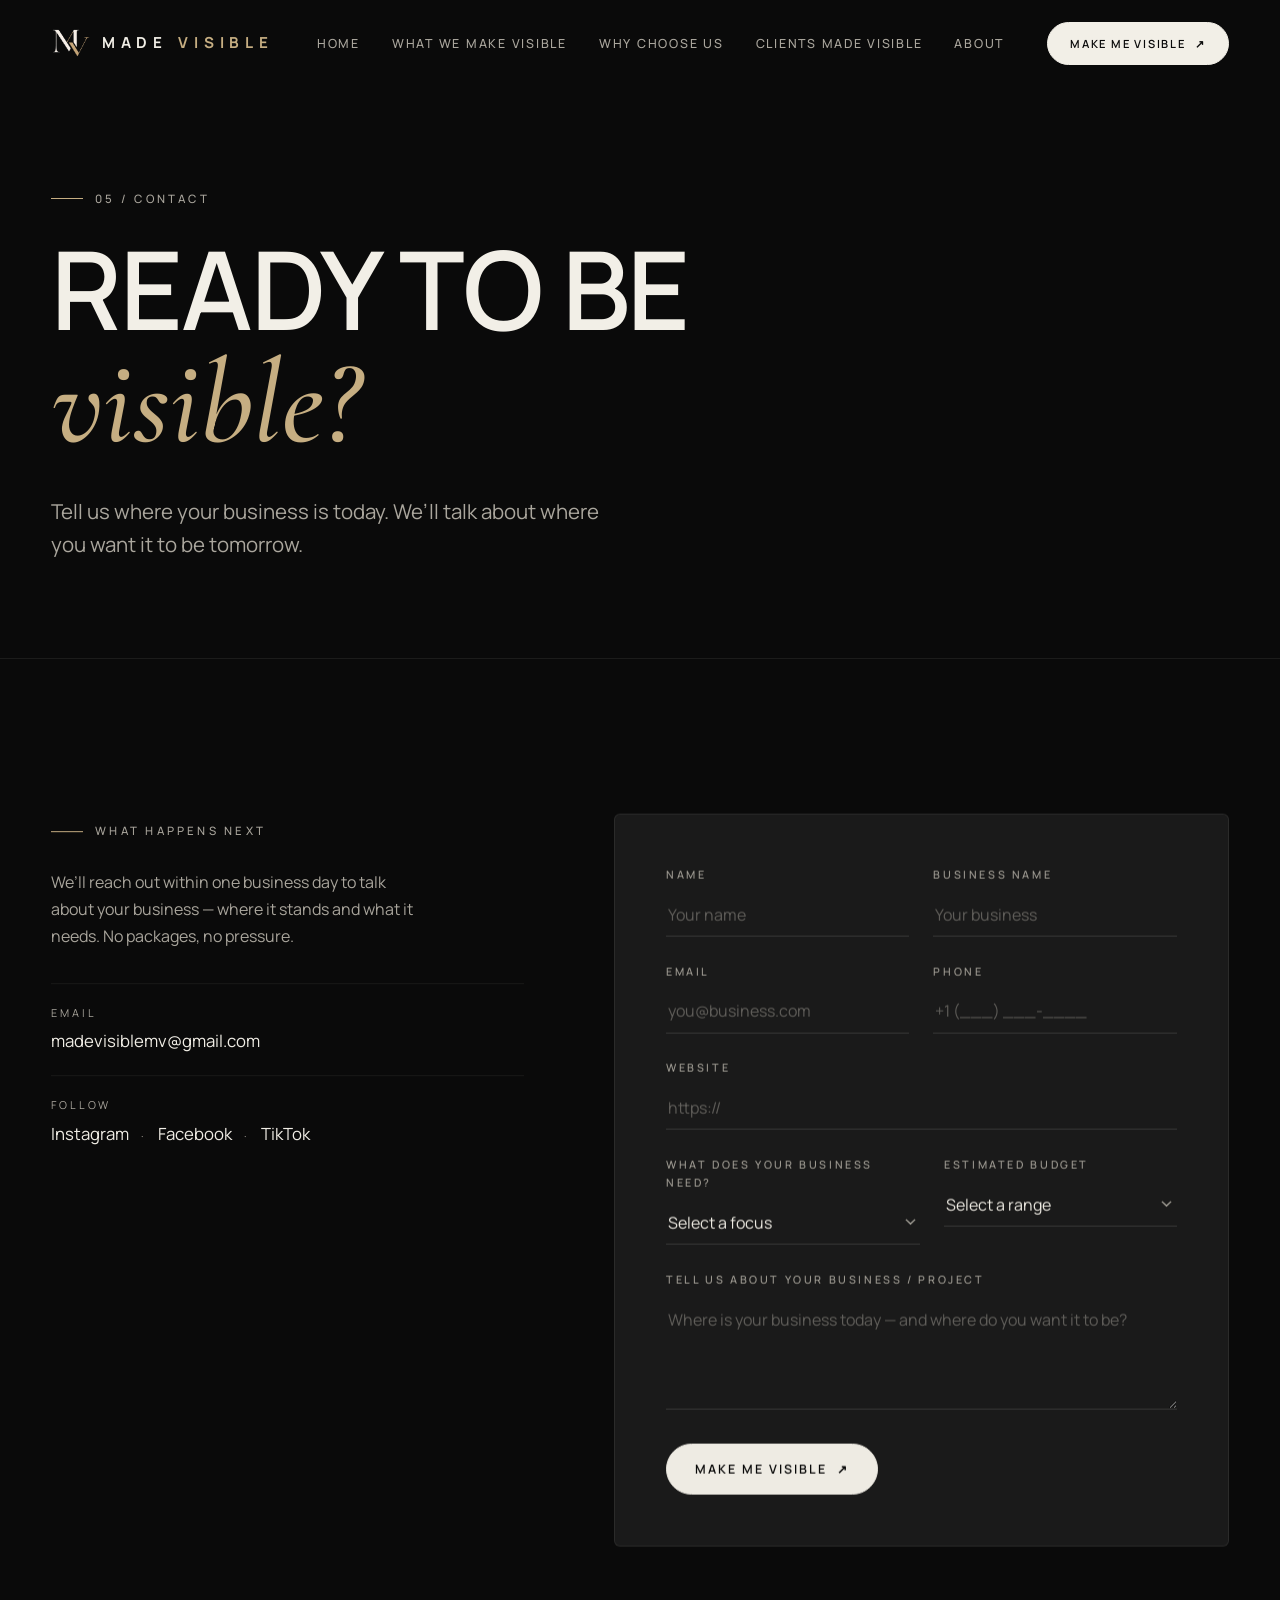
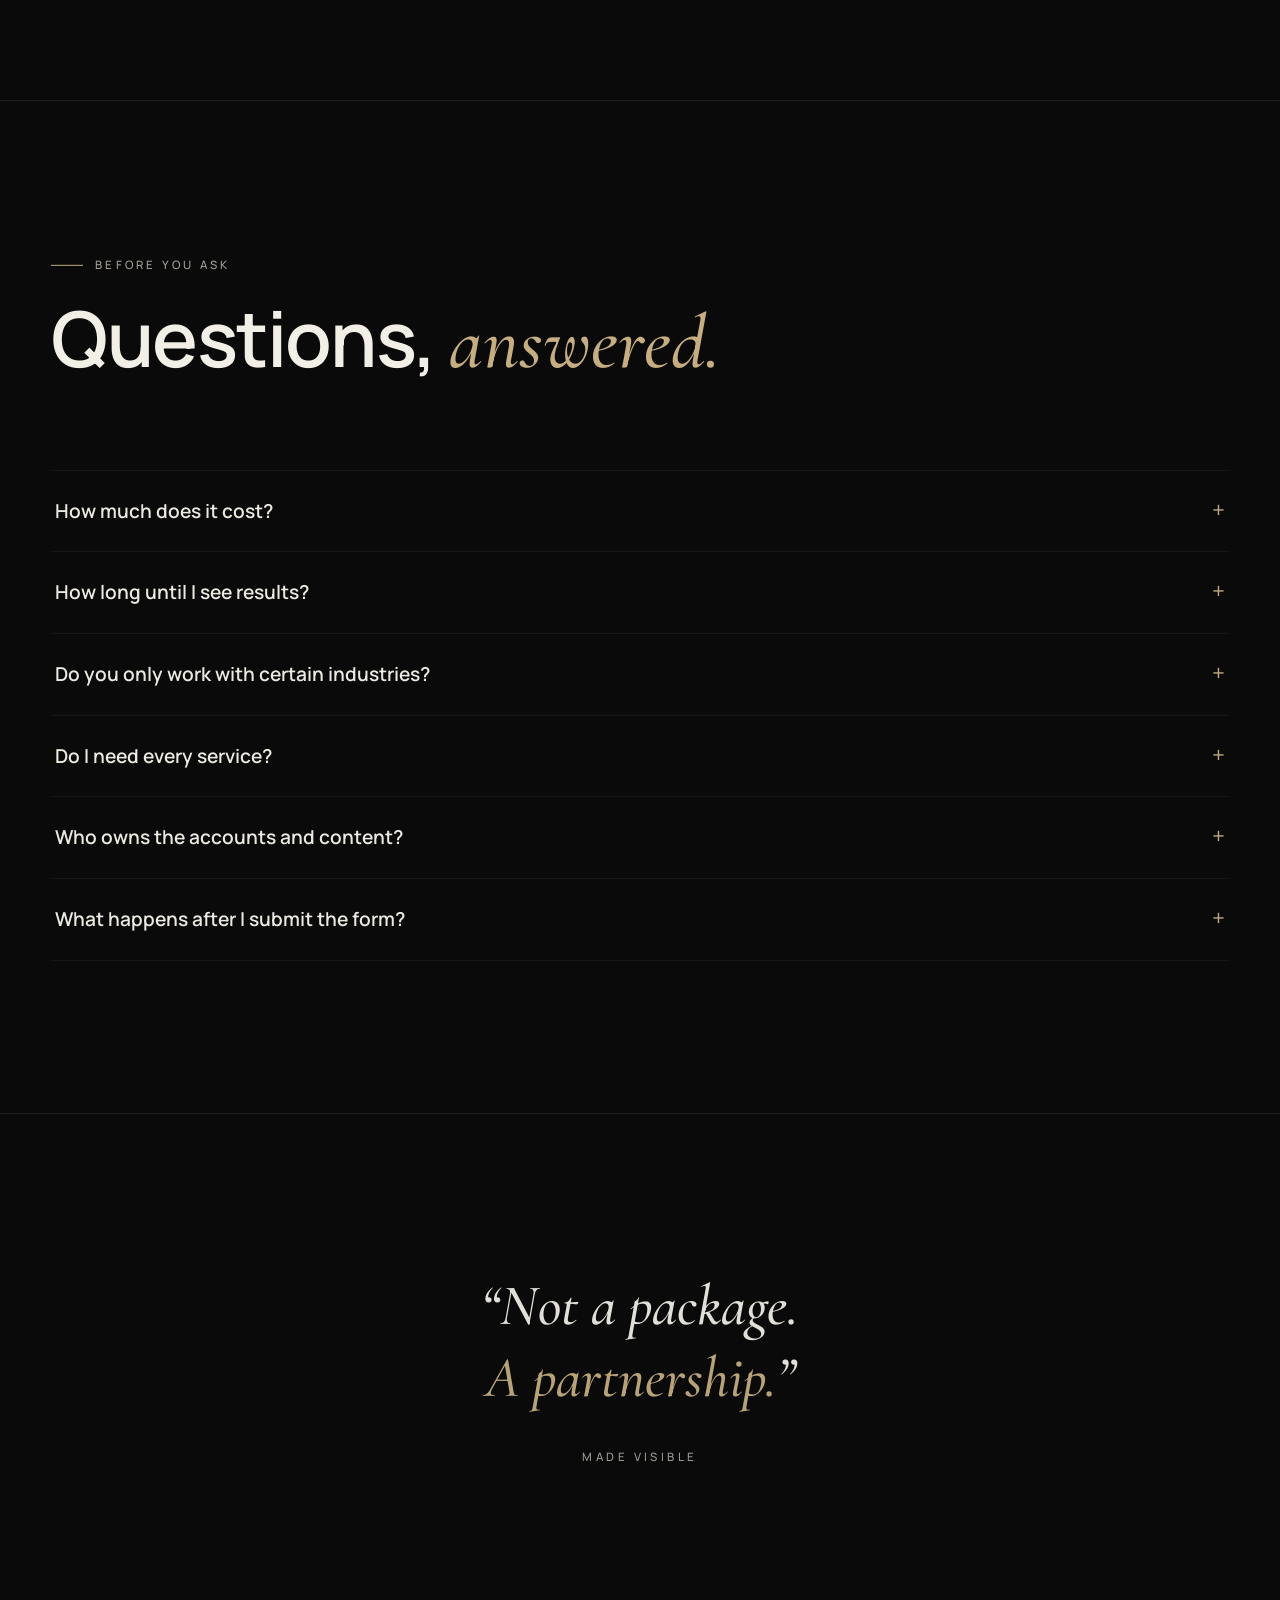
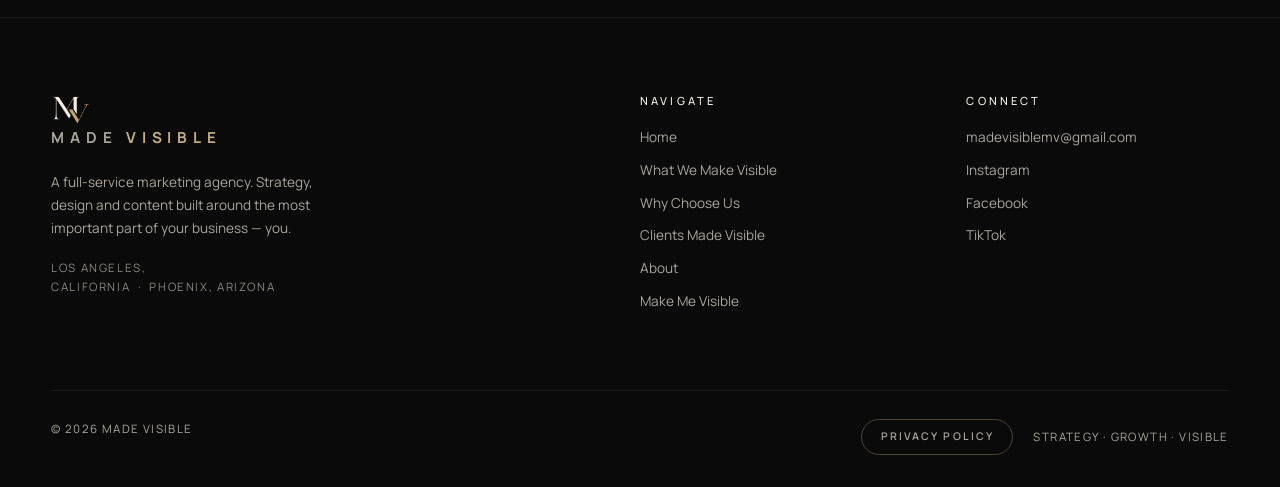
<file: make-me-visible.html>
<!DOCTYPE html>
<html lang="en" class="no-js">
<head>
  <meta charset="UTF-8">
  <meta name="viewport" content="width=device-width, initial-scale=1.0">
  <title>Make Me Visible — Contact Our Marketing Agency | Made Visible</title>
  <meta name="description" content="Ready to be visible? Tell us where your business is today. We’ll talk about where you want it to be tomorrow.">

  <!-- Link previews (Open Graph / Twitter) -->
  <link rel="canonical" href="https://madevisiblemv.com/make-me-visible">
  <meta name="theme-color" content="#0A0A0A">
  <meta property="og:type" content="website">
  <meta property="og:site_name" content="Made Visible">
  <meta property="og:title" content="Make Me Visible — Made Visible">
  <meta property="og:description" content="Ready to be visible? Tell us where your business is today. We’ll talk about where you want it to be tomorrow.">
  <meta property="og:url" content="https://madevisiblemv.com/make-me-visible">
  <meta property="og:image" content="https://madevisiblemv.com/assets/og-card.jpg">
  <meta property="og:image:width" content="1200">
  <meta property="og:image:height" content="630">
  <meta property="og:image:alt" content="MADE VISIBLE — Strategy. Growth. Visible.">
  <meta name="twitter:card" content="summary_large_image">
  <meta name="twitter:title" content="Make Me Visible — Made Visible">
  <meta name="twitter:description" content="Ready to be visible? Tell us where your business is today. We’ll talk about where you want it to be tomorrow.">
  <meta name="twitter:image" content="https://madevisiblemv.com/assets/og-card.jpg">

  <link rel="icon" type="image/svg+xml" href="favicon.svg">
  <link rel="icon" type="image/png" sizes="96x96" href="favicon-96.png">
  <link rel="icon" href="favicon.ico" sizes="48x48">
  <link rel="apple-touch-icon" href="apple-touch-icon.png">
  <link rel="preconnect" href="https://fonts.googleapis.com">
  <link rel="preconnect" href="https://fonts.gstatic.com" crossorigin>
  <link href="https://fonts.googleapis.com/css2?family=Manrope:wght@300;400;500;600;700;800&family=Cormorant+Garamond:ital,wght@0,500;0,600;1,500;1,600&display=swap" rel="stylesheet">
  <link rel="stylesheet" href="css/style.css">

  <script type="application/ld+json">
  {
    "@context": "https://schema.org",
    "@type": "FAQPage",
    "mainEntity": [
      {
        "@type": "Question",
        "name": "How much does it cost?",
        "acceptedAnswer": {
          "@type": "Answer",
          "text": "Every engagement is scoped individually. Monthly partnerships start under $2,500, one-time projects are available — tell us your budget and we’ll build the proposal around it."
        }
      },
      {
        "@type": "Question",
        "name": "How long until I see results?",
        "acceptedAnswer": {
          "@type": "Answer",
          "text": "It depends on the channel. Social can move in weeks — Forza went from 300 to 4,073 followers in two months. Search and revenue compound over months. You’ll get honest timelines before we start."
        }
      },
      {
        "@type": "Question",
        "name": "Do you only work with certain industries?",
        "acceptedAnswer": {
          "@type": "Answer",
          "text": "No. We’ve grown automotive brands, restaurants, law firms, aviation companies and content creators. The strategy changes; the standard doesn’t."
        }
      },
      {
        "@type": "Question",
        "name": "Do I need every service?",
        "acceptedAnswer": {
          "@type": "Answer",
          "text": "No. We build around what your business actually needs — that might be one channel done exceptionally well, or the full stack. Full-service is an option, not a requirement."
        }
      },
      {
        "@type": "Question",
        "name": "Who owns the accounts and content?",
        "acceptedAnswer": {
          "@type": "Answer",
          "text": "You do. The accounts, the content, the website — everything we build belongs to your business."
        }
      },
      {
        "@type": "Question",
        "name": "What happens after I submit the form?",
        "acceptedAnswer": {
          "@type": "Answer",
          "text": "We’ll reach out within one business day to schedule a conversation. No packages, no pressure."
        }
      }
    ]
  }
  </script>
</head>
<body>

  <div class="preloader">
    <img class="preloader__img" src="assets/logo-full.png" alt="Made Visible" width="778" height="560">
  </div>

  <div class="cursor-cross" aria-hidden="true"><span class="cursor-cross__inner"><i></i><i></i></span></div>

  <header class="site-header">
    <div class="container site-header__inner">
      <a href="index.html" class="logo"><img src="assets/logo-mark.png" alt="" class="logo__mark">MADE <em>VISIBLE</em></a>
      <nav class="site-nav" aria-label="Primary">
        <a href="index.html">Home</a>
        <a href="what-we-make-visible.html">What We Make Visible</a>
        <a href="why-choose-us.html">Why Choose Us</a>
        <a href="clients.html">Clients Made Visible</a>
        <a href="about.html">About</a>
      </nav>
      <a href="make-me-visible.html" class="btn btn--nav">Make Me Visible <span class="arrow">↗</span></a>
      <button class="menu-toggle" aria-label="Open menu" aria-expanded="false"><span></span><span></span></button>
    </div>
  </header>

  <div class="mobile-menu">
    <a href="index.html"><span class="num">01</span> Home</a>
    <a href="what-we-make-visible.html"><span class="num">02</span> What We Make Visible</a>
    <a href="why-choose-us.html"><span class="num">03</span> Why Choose Us</a>
    <a href="clients.html"><span class="num">04</span> Clients Made Visible</a>
    <a href="about.html"><span class="num">05</span> About</a>
    <a href="make-me-visible.html" class="is-active"><span class="num">06</span> Make Me Visible ↗</a>
  </div>

  <main>

    <section class="page-hero">
      <div class="container">
        <p class="label">05 / Contact</p>
        <h1 class="display-xl page-hero__title" data-reveal-line>
          <span class="line"><span>Ready to be</span></span>
          <span class="line"><span><em class="serif champagne">visible?</em></span></span>
        </h1>
        <p class="lead" data-reveal>
          Tell us where your business is today. We’ll talk about where you want it
          to be tomorrow.
        </p>
      </div>
    </section>

    <section class="section section--line-top">
      <div class="container contact-grid">

        <aside class="contact-aside" data-reveal>
          <p class="label" style="margin-bottom:1.75rem;">What happens next</p>
          <p>
            We’ll reach out within one business day to talk about your business — where it
            stands and what it needs. No packages, no pressure.
          </p>
          <div class="contact-line">
            <span>Email</span>
            <a href="mailto:madevisiblemv@gmail.com">madevisiblemv@gmail.com</a>
          </div>
          <div class="contact-line">
            <span>Follow</span>
            <div class="contact-line__links">
              <a href="https://www.instagram.com/made.visible.mv" target="_blank" rel="noopener">Instagram</a><span class="sep">·</span><a href="https://www.facebook.com/share/1E67EWMcH1/?mibextid=wwXIfr" target="_blank" rel="noopener">Facebook</a><span class="sep">·</span><a href="https://www.tiktok.com/@made.visible.mv" target="_blank" rel="noopener">TikTok</a>
            </div>
          </div>
        </aside>

        <div class="inquiry-form" data-reveal data-reveal-delay="0.1">
          <form novalidate method="POST" action="https://formsubmit.co/ajax/madevisiblemv@gmail.com">
            <input type="hidden" name="_subject" value="New inquiry — Made Visible website">
            <input type="hidden" name="_template" value="table">
            <input type="text" name="_honey" tabindex="-1" autocomplete="off" aria-hidden="true" style="position:absolute; left:-9999px; width:1px; height:1px; opacity:0;">
            <div class="form-row">
              <div class="field">
                <label for="f-name">Name</label>
                <input type="text" id="f-name" name="name" placeholder="Your name" required>
              </div>
              <div class="field">
                <label for="f-business">Business Name</label>
                <input type="text" id="f-business" name="business" placeholder="Your business">
              </div>
            </div>
            <div class="form-row">
              <div class="field">
                <label for="f-email">Email</label>
                <input type="email" id="f-email" name="email" placeholder="you@business.com" required>
              </div>
              <div class="field">
                <label for="f-phone">Phone</label>
                <input type="tel" id="f-phone" name="phone" placeholder="+1 (___) ___-____">
              </div>
            </div>
            <div class="field">
              <label for="f-website">Website</label>
              <input type="url" id="f-website" name="website" placeholder="https://">
            </div>
            <div class="form-row">
              <div class="field">
                <label for="f-needs">What does your business need?</label>
                <select id="f-needs" name="needs">
                  <option value="" selected>Select a focus</option>
                  <option>Website Design &amp; Development</option>
                  <option>SEO &amp; Search Optimization</option>
                  <option>Branding &amp; Creative Direction</option>
                  <option>Content Creation</option>
                  <option>Photography &amp; Videography</option>
                  <option>Social Media</option>
                  <option>Digital Advertising</option>
                  <option>Marketing Strategy</option>
                  <option>Analytics &amp; Growth</option>
                  <option>Everything — full-service</option>
                </select>
              </div>
              <div class="field">
                <label for="f-budget">Estimated Budget</label>
                <select id="f-budget" name="budget">
                  <option value="" selected>Select a range</option>
                  <option>Under $2,500 / month</option>
                  <option>$2,500 – $5,000 / month</option>
                  <option>$5,000 – $10,000 / month</option>
                  <option>$10,000+ / month</option>
                  <option>One-time project</option>
                </select>
              </div>
            </div>
            <div class="field">
              <label for="f-message">Tell us about your business / project</label>
              <textarea id="f-message" name="message" placeholder="Where is your business today — and where do you want it to be?"></textarea>
            </div>
            <button type="submit" class="btn" style="margin-top:0.5rem;">Make Me Visible <span class="arrow">↗</span></button>
          </form>

          <div class="form-success" role="status">
            <p class="serif">Consider it seen.</p>
            <p>Thank you — your inquiry has been received. We’ll be in touch within one business day.</p>
          </div>
        </div>

      </div>
    </section>

    <!-- FAQ -->
    <section class="section section--line-top">
      <div class="container">
        <div class="section-head">
          <p class="label" data-reveal>Before you ask</p>
          <h2 class="display-lg" data-reveal-line>
            <span class="line"><span>Questions, <em class="serif champagne">answered.</em></span></span>
          </h2>
        </div>
        <div class="faq" data-reveal>
          <details>
            <summary>How much does it cost?</summary>
            <p class="faq__a">Every engagement is scoped individually. Monthly partnerships start under $2,500, one-time projects are available — tell us your budget and we’ll build the proposal around it.</p>
          </details>
          <details>
            <summary>How long until I see results?</summary>
            <p class="faq__a">It depends on the channel. Social can move in weeks — Forza went from 300 to 4,073 followers in two months. Search and revenue compound over months. You’ll get honest timelines before we start.</p>
          </details>
          <details>
            <summary>Do you only work with certain industries?</summary>
            <p class="faq__a">No. We’ve grown automotive brands, restaurants, law firms, aviation companies and content creators. The strategy changes; the standard doesn’t.</p>
          </details>
          <details>
            <summary>Do I need every service?</summary>
            <p class="faq__a">No. We build around what your business actually needs — that might be one channel done exceptionally well, or the full stack. Full-service is an option, not a requirement.</p>
          </details>
          <details>
            <summary>Who owns the accounts and content?</summary>
            <p class="faq__a">You do. The accounts, the content, the website — everything we build belongs to your business.</p>
          </details>
          <details>
            <summary>What happens after I submit the form?</summary>
            <p class="faq__a">We’ll reach out within one business day to schedule a conversation. No packages, no pressure.</p>
          </details>
        </div>
      </div>
    </section>

    <!-- QUOTE -->
    <section class="section section--line-top">
      <div class="container">
        <div class="quote-block" data-reveal>
          <blockquote>“Not a package.<br><span class="champagne">A partnership.</span>”</blockquote>
          <cite>Made Visible</cite>
        </div>
      </div>
    </section>

  </main>

  <footer class="site-footer">
    <div class="container">
      <div class="site-footer__grid">
        <div class="site-footer__brand">
          <a href="index.html" class="logo"><img src="assets/logo-mark.png" alt="" class="logo__mark">MADE <em>VISIBLE</em></a>
          <p>A full-service marketing agency. Strategy, design and content built around the most important part of your business — you.</p>
          <p class="site-footer__loc">Los Angeles, California&nbsp;&nbsp;·&nbsp;&nbsp;Phoenix, Arizona</p>
        </div>
        <div>
          <h4>Navigate</h4>
          <ul>
            <li><a href="index.html">Home</a></li>
            <li><a href="what-we-make-visible.html">What We Make Visible</a></li>
            <li><a href="why-choose-us.html">Why Choose Us</a></li>
            <li><a href="clients.html">Clients Made Visible</a></li>
            <li><a href="about.html">About</a></li>
            <li><a href="make-me-visible.html">Make Me Visible</a></li>
          </ul>
        </div>
        <div>
          <h4>Connect</h4>
          <ul>
            <li><a href="mailto:madevisiblemv@gmail.com">madevisiblemv@gmail.com</a></li>
            <li><a href="https://www.instagram.com/made.visible.mv" target="_blank" rel="noopener">Instagram</a></li>
            <li><a href="https://www.facebook.com/share/1E67EWMcH1/?mibextid=wwXIfr" target="_blank" rel="noopener">Facebook</a></li>
            <li><a href="https://www.tiktok.com/@made.visible.mv" target="_blank" rel="noopener">TikTok</a></li>
          </ul>
        </div>
      </div>
      <div class="site-footer__bottom">
        <span>© <span data-year>2026</span> Made Visible</span>
        <span class="site-footer__legal"><a href="privacy.html" class="btn-privacy">Privacy Policy</a><span class="tagline">Strategy · Growth · Visible</span></span>
      </div>
    </div>
  </footer>

  <script src="js/vendor/lenis.min.js"></script>
  <script src="js/vendor/gsap.min.js"></script>
  <script src="js/vendor/ScrollTrigger.min.js"></script>
  <script src="js/main.js"></script>
</body>
</html>
</file>
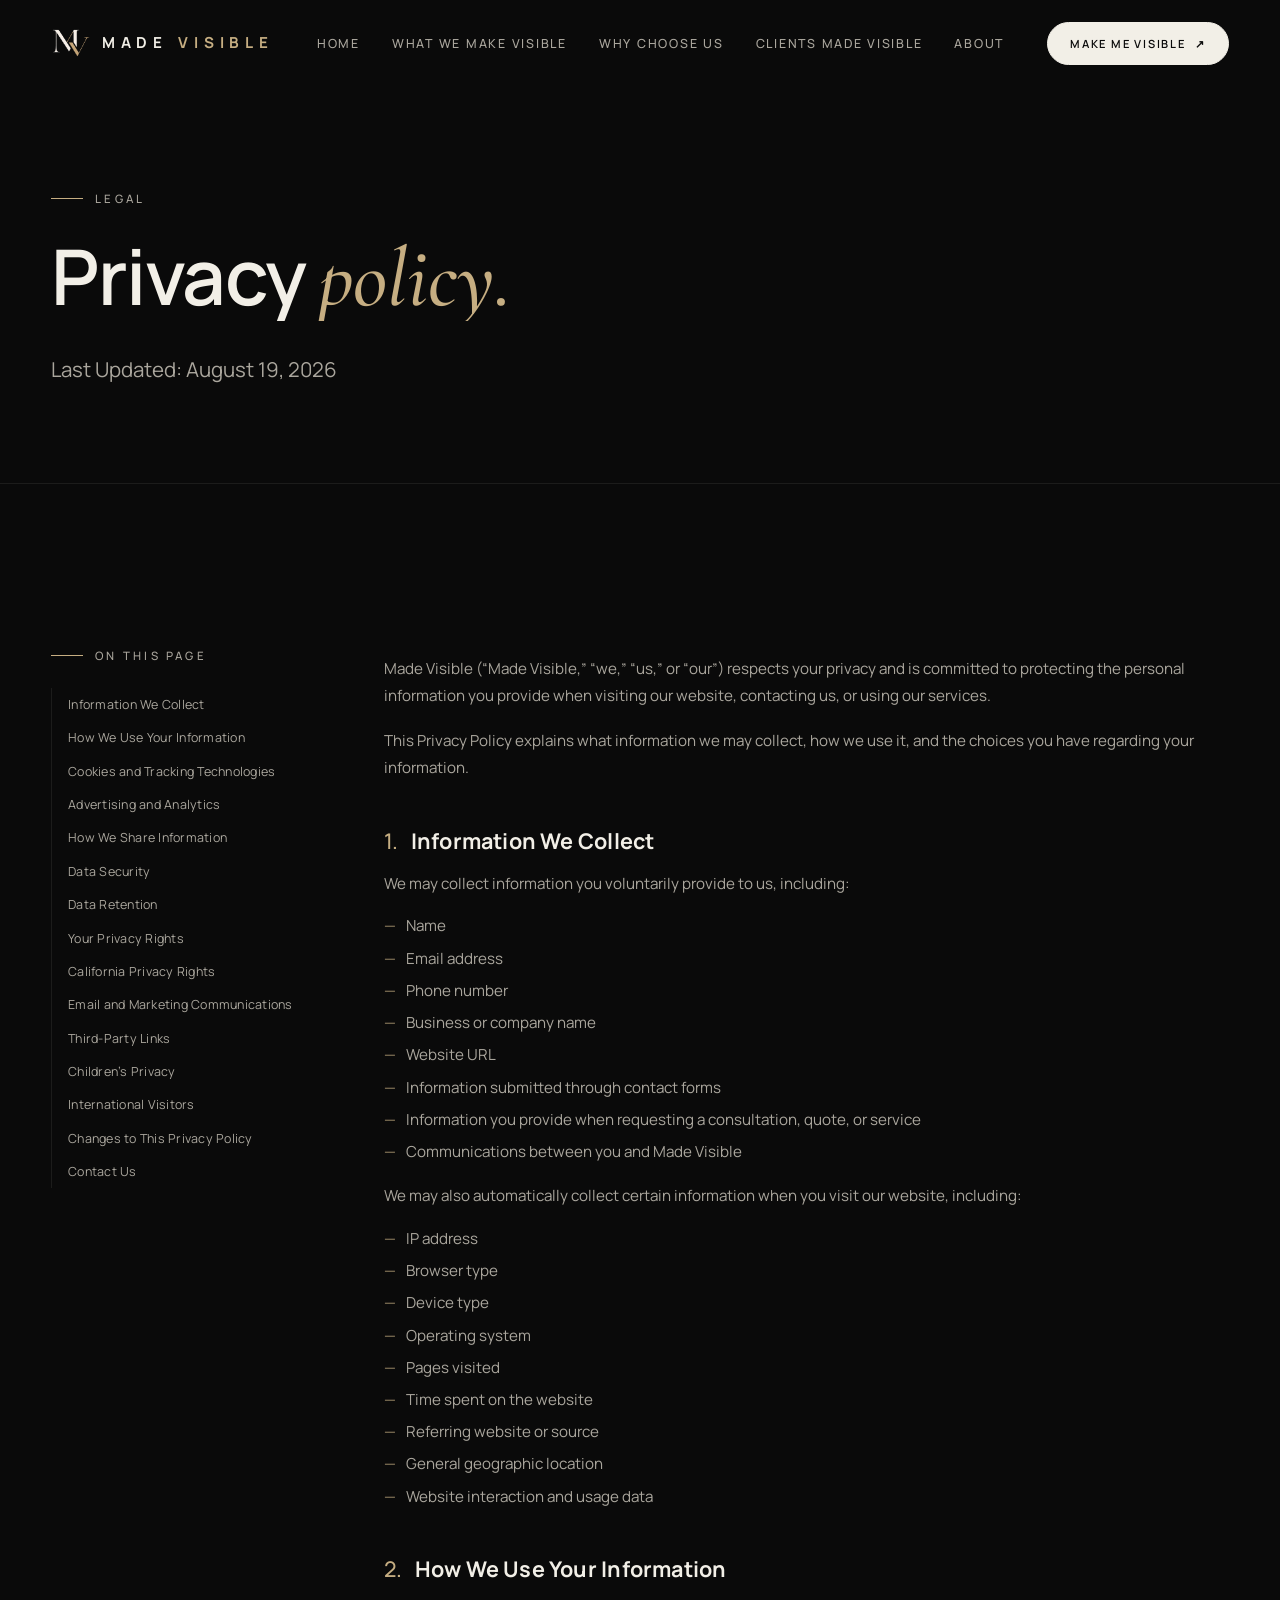
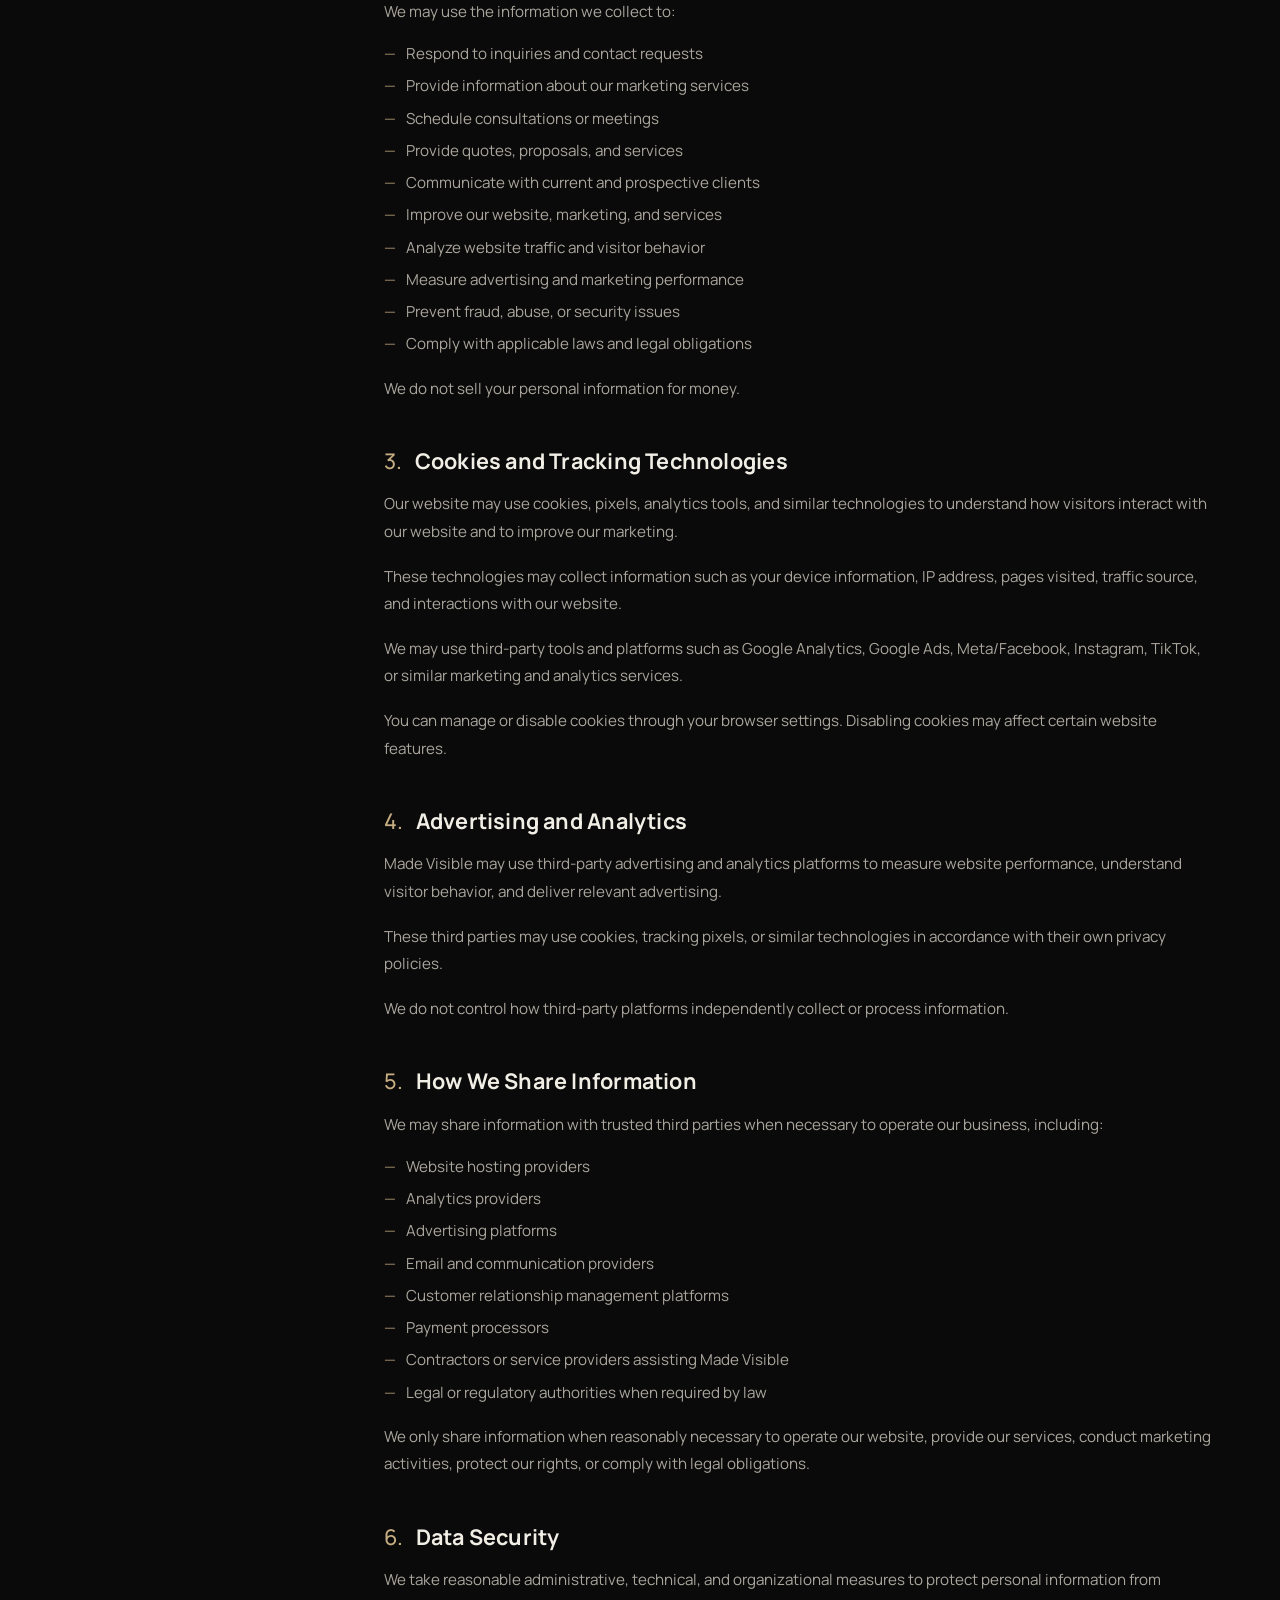
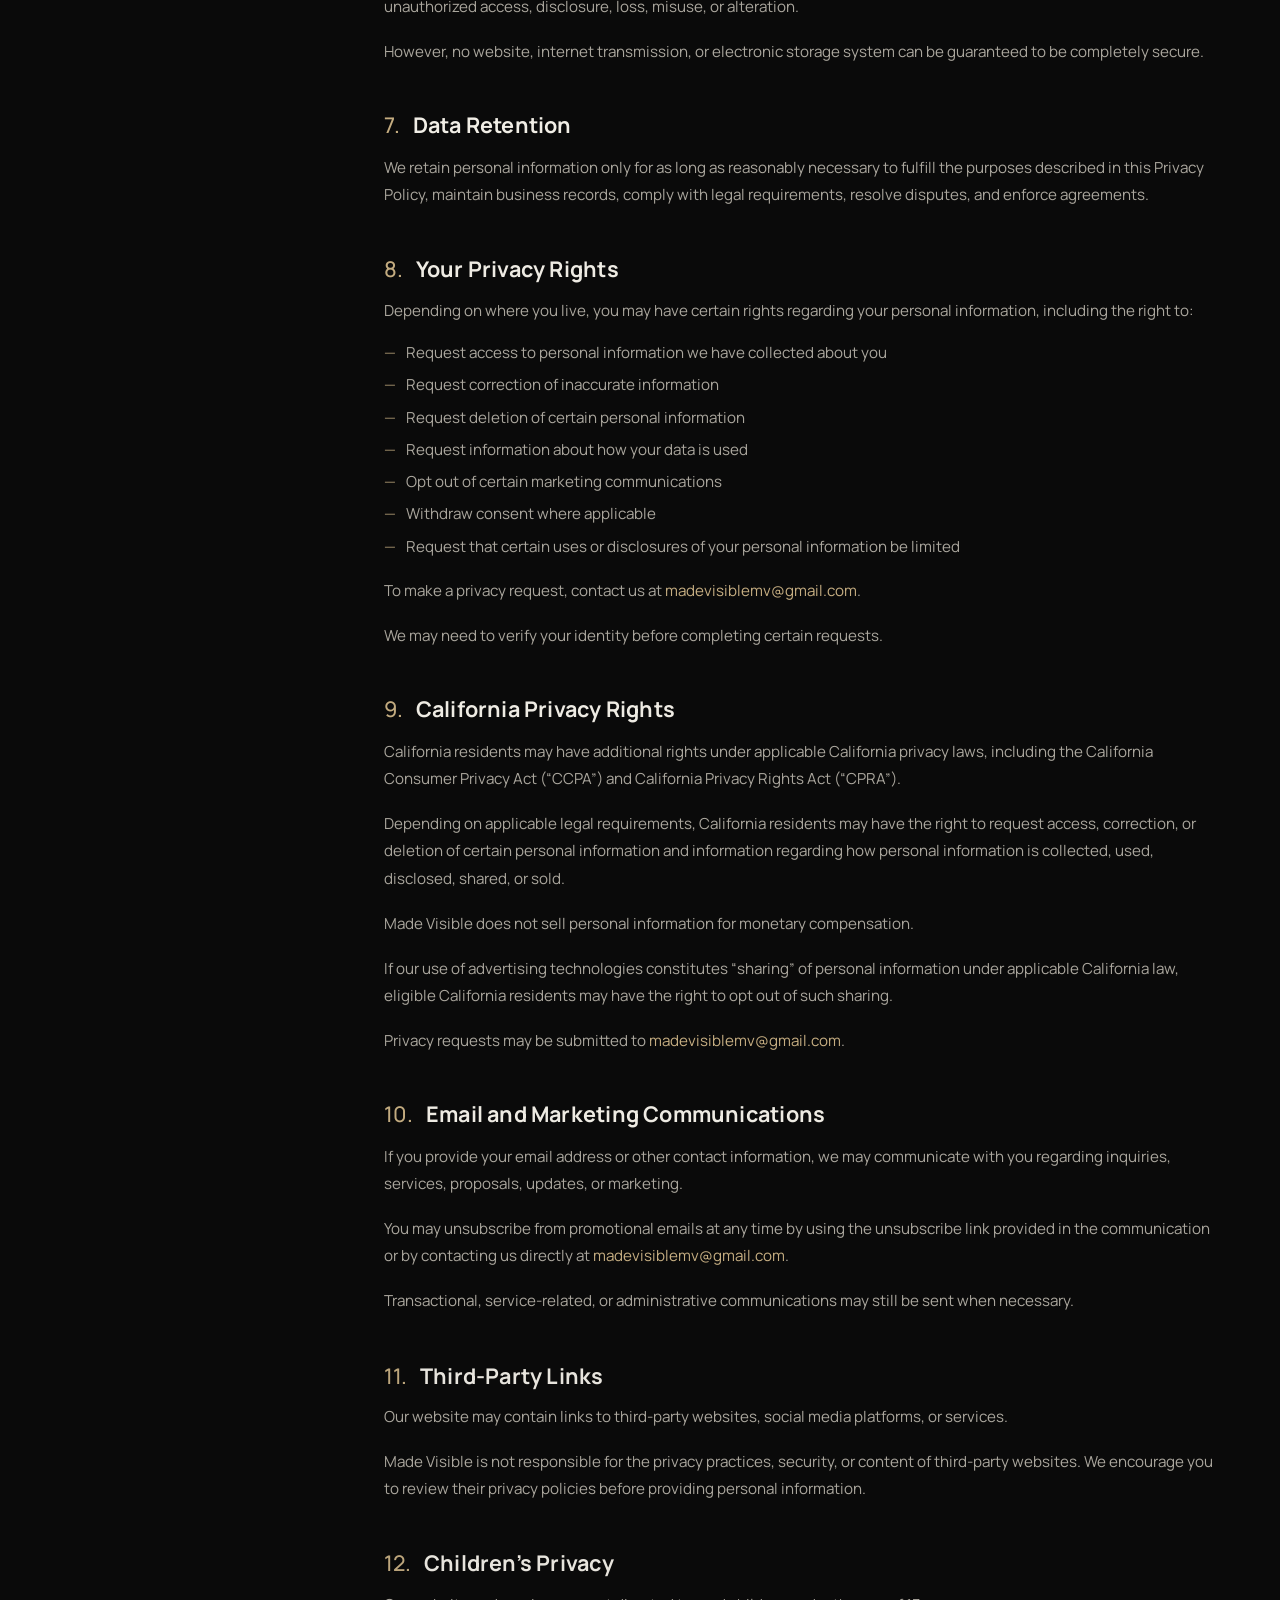
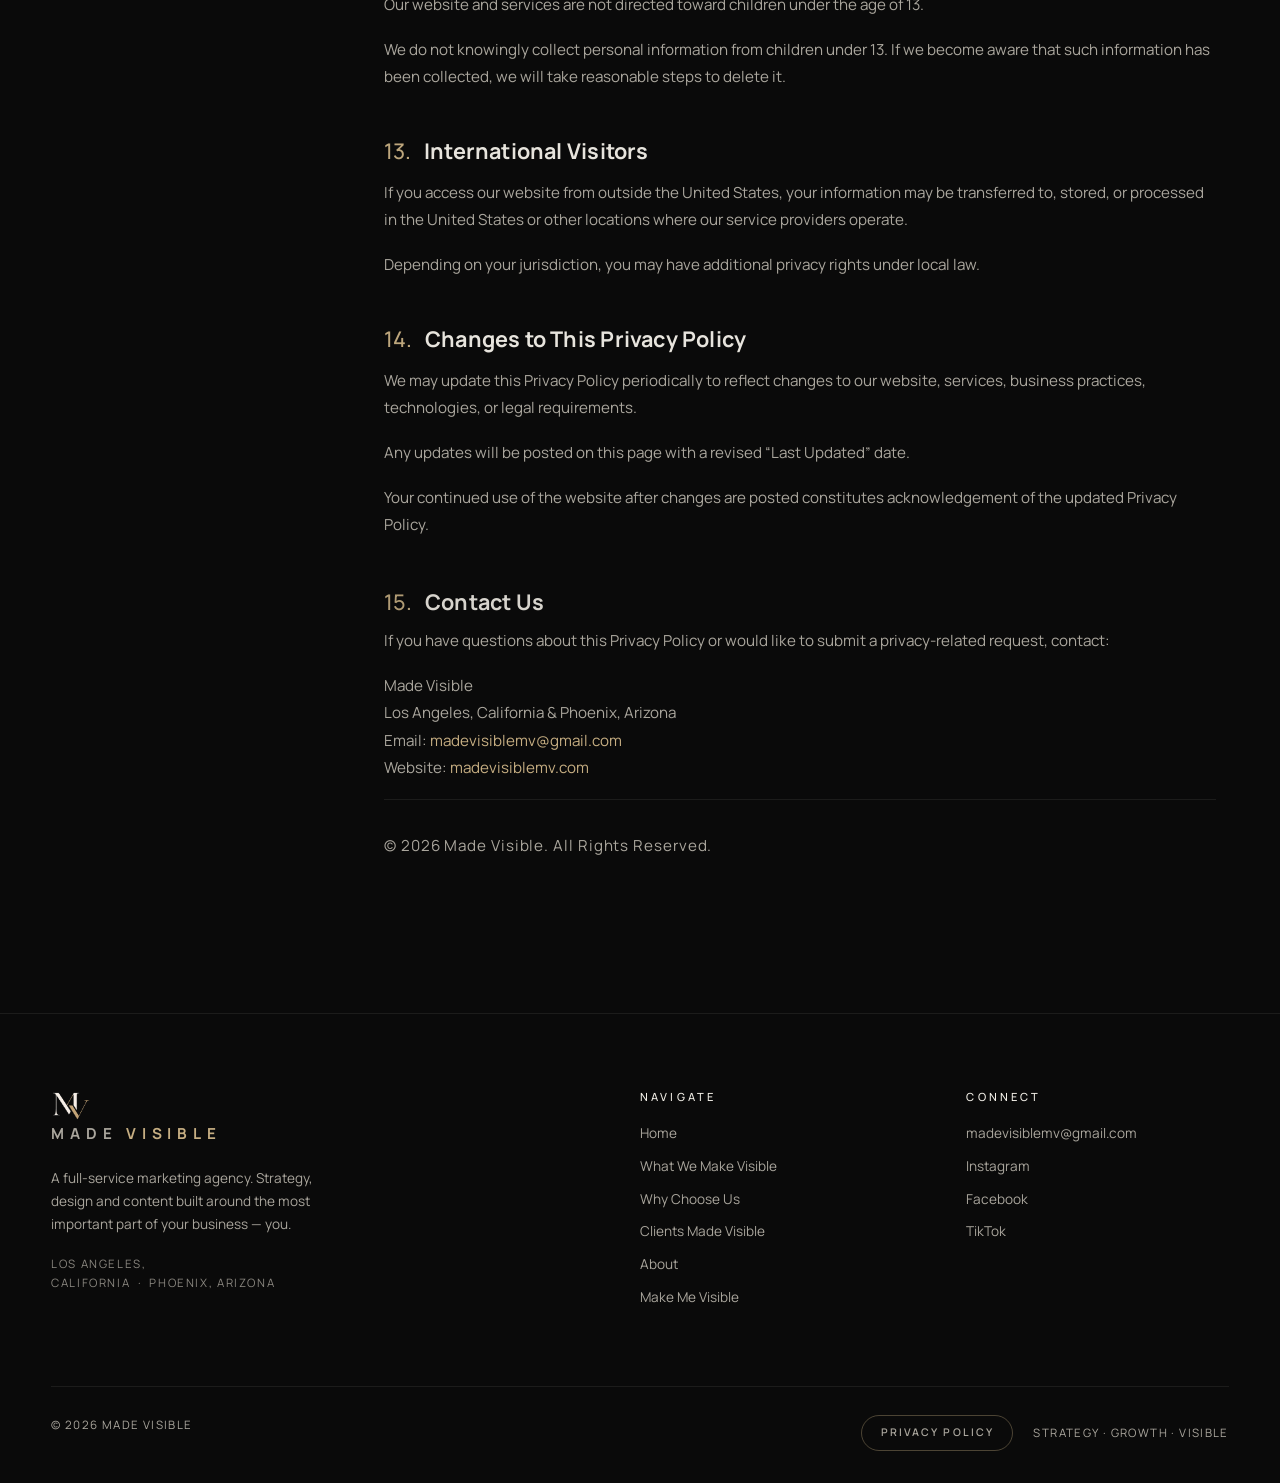
<file: privacy.html>
<!DOCTYPE html>
<html lang="en" class="no-js">
<head>
  <meta charset="UTF-8">
  <meta name="viewport" content="width=device-width, initial-scale=1.0">
  <title>Privacy Policy — Made Visible</title>
  <meta name="description" content="How Made Visible collects, uses and protects your personal information.">
  <link rel="canonical" href="https://madevisiblemv.com/privacy">
  <meta name="theme-color" content="#0A0A0A">
  <meta property="og:type" content="website">
  <meta property="og:site_name" content="Made Visible">
  <meta property="og:title" content="Privacy Policy — Made Visible">
  <meta property="og:description" content="How Made Visible collects, uses and protects your personal information.">
  <meta property="og:url" content="https://madevisiblemv.com/privacy">
  <meta property="og:image" content="https://madevisiblemv.com/assets/og-card.jpg">
  <meta name="twitter:card" content="summary_large_image">
  <link rel="icon" type="image/svg+xml" href="favicon.svg">
  <link rel="icon" type="image/png" sizes="96x96" href="favicon-96.png">
  <link rel="icon" href="favicon.ico" sizes="48x48">
  <link rel="apple-touch-icon" href="apple-touch-icon.png">
  <link rel="preconnect" href="https://fonts.googleapis.com">
  <link rel="preconnect" href="https://fonts.gstatic.com" crossorigin>
  <link href="https://fonts.googleapis.com/css2?family=Manrope:wght@300;400;500;600;700;800&family=Cormorant+Garamond:ital,wght@0,500;0,600;1,500;1,600&display=swap" rel="stylesheet">
  <link rel="stylesheet" href="css/style.css">
</head>
<body>

  <div class="preloader">
    <img class="preloader__img" src="assets/logo-full.png" alt="Made Visible" width="778" height="560">
  </div>

  <div class="cursor-cross" aria-hidden="true"><span class="cursor-cross__inner"><i></i><i></i></span></div>

  <header class="site-header">
    <div class="container site-header__inner">
      <a href="index.html" class="logo"><img src="assets/logo-mark.png" alt="" class="logo__mark">MADE <em>VISIBLE</em></a>
      <nav class="site-nav" aria-label="Primary">
        <a href="index.html">Home</a>
        <a href="what-we-make-visible.html">What We Make Visible</a>
        <a href="why-choose-us.html">Why Choose Us</a>
        <a href="clients.html">Clients Made Visible</a>
        <a href="about.html">About</a>
      </nav>
      <a href="make-me-visible.html" class="btn btn--nav">Make Me Visible <span class="arrow">↗</span></a>
      <button class="menu-toggle" aria-label="Open menu" aria-expanded="false"><span></span><span></span></button>
    </div>
  </header>

  <div class="mobile-menu">
    <a href="index.html"><span class="num">01</span> Home</a>
    <a href="what-we-make-visible.html"><span class="num">02</span> What We Make Visible</a>
    <a href="why-choose-us.html"><span class="num">03</span> Why Choose Us</a>
    <a href="clients.html"><span class="num">04</span> Clients Made Visible</a>
    <a href="about.html"><span class="num">05</span> About</a>
    <a href="make-me-visible.html"><span class="num">06</span> Make Me Visible ↗</a>
  </div>

  <main>
    <section class="page-hero">
      <div class="container">
        <p class="label">Legal</p>
        <h1 class="display-lg page-hero__title" data-reveal-line>
          <span class="line"><span>Privacy <em class="serif champagne">policy.</em></span></span>
        </h1>
        <p class="lead" data-reveal>Last Updated: August 19, 2026</p>
      </div>
    </section>

    <section class="section section--line-top">
      <div class="container legal-layout">

        <aside class="legal-toc" data-reveal>
          <p class="label" style="margin-bottom:1.4rem;">On this page</p>
          <nav aria-label="Privacy policy sections">
            <a href="#s1">Information We Collect</a>
            <a href="#s2">How We Use Your Information</a>
            <a href="#s3">Cookies and Tracking Technologies</a>
            <a href="#s4">Advertising and Analytics</a>
            <a href="#s5">How We Share Information</a>
            <a href="#s6">Data Security</a>
            <a href="#s7">Data Retention</a>
            <a href="#s8">Your Privacy Rights</a>
            <a href="#s9">California Privacy Rights</a>
            <a href="#s10">Email and Marketing Communications</a>
            <a href="#s11">Third-Party Links</a>
            <a href="#s12">Children’s Privacy</a>
            <a href="#s13">International Visitors</a>
            <a href="#s14">Changes to This Privacy Policy</a>
            <a href="#s15">Contact Us</a>
          </nav>
        </aside>

        <div class="legal">

        <p data-reveal>Made Visible (“Made Visible,” “we,” “us,” or “our”) respects your privacy and is committed to protecting the personal information you provide when visiting our website, contacting us, or using our services.</p>
        <p data-reveal>This Privacy Policy explains what information we may collect, how we use it, and the choices you have regarding your information.</p>

        <h2 id="s1" data-reveal><span class="num">1.</span> Information We Collect</h2>
        <p>We may collect information you voluntarily provide to us, including:</p>
        <ul>
          <li>Name</li>
          <li>Email address</li>
          <li>Phone number</li>
          <li>Business or company name</li>
          <li>Website URL</li>
          <li>Information submitted through contact forms</li>
          <li>Information you provide when requesting a consultation, quote, or service</li>
          <li>Communications between you and Made Visible</li>
        </ul>
        <p>We may also automatically collect certain information when you visit our website, including:</p>
        <ul>
          <li>IP address</li>
          <li>Browser type</li>
          <li>Device type</li>
          <li>Operating system</li>
          <li>Pages visited</li>
          <li>Time spent on the website</li>
          <li>Referring website or source</li>
          <li>General geographic location</li>
          <li>Website interaction and usage data</li>
        </ul>

        <h2 id="s2" data-reveal><span class="num">2.</span> How We Use Your Information</h2>
        <p>We may use the information we collect to:</p>
        <ul>
          <li>Respond to inquiries and contact requests</li>
          <li>Provide information about our marketing services</li>
          <li>Schedule consultations or meetings</li>
          <li>Provide quotes, proposals, and services</li>
          <li>Communicate with current and prospective clients</li>
          <li>Improve our website, marketing, and services</li>
          <li>Analyze website traffic and visitor behavior</li>
          <li>Measure advertising and marketing performance</li>
          <li>Prevent fraud, abuse, or security issues</li>
          <li>Comply with applicable laws and legal obligations</li>
        </ul>
        <p>We do not sell your personal information for money.</p>

        <h2 id="s3" data-reveal><span class="num">3.</span> Cookies and Tracking Technologies</h2>
        <p>Our website may use cookies, pixels, analytics tools, and similar technologies to understand how visitors interact with our website and to improve our marketing.</p>
        <p>These technologies may collect information such as your device information, IP address, pages visited, traffic source, and interactions with our website.</p>
        <p>We may use third-party tools and platforms such as Google Analytics, Google Ads, Meta/Facebook, Instagram, TikTok, or similar marketing and analytics services.</p>
        <p>You can manage or disable cookies through your browser settings. Disabling cookies may affect certain website features.</p>

        <h2 id="s4" data-reveal><span class="num">4.</span> Advertising and Analytics</h2>
        <p>Made Visible may use third-party advertising and analytics platforms to measure website performance, understand visitor behavior, and deliver relevant advertising.</p>
        <p>These third parties may use cookies, tracking pixels, or similar technologies in accordance with their own privacy policies.</p>
        <p>We do not control how third-party platforms independently collect or process information.</p>

        <h2 id="s5" data-reveal><span class="num">5.</span> How We Share Information</h2>
        <p>We may share information with trusted third parties when necessary to operate our business, including:</p>
        <ul>
          <li>Website hosting providers</li>
          <li>Analytics providers</li>
          <li>Advertising platforms</li>
          <li>Email and communication providers</li>
          <li>Customer relationship management platforms</li>
          <li>Payment processors</li>
          <li>Contractors or service providers assisting Made Visible</li>
          <li>Legal or regulatory authorities when required by law</li>
        </ul>
        <p>We only share information when reasonably necessary to operate our website, provide our services, conduct marketing activities, protect our rights, or comply with legal obligations.</p>

        <h2 id="s6" data-reveal><span class="num">6.</span> Data Security</h2>
        <p>We take reasonable administrative, technical, and organizational measures to protect personal information from unauthorized access, disclosure, loss, misuse, or alteration.</p>
        <p>However, no website, internet transmission, or electronic storage system can be guaranteed to be completely secure.</p>

        <h2 id="s7" data-reveal><span class="num">7.</span> Data Retention</h2>
        <p>We retain personal information only for as long as reasonably necessary to fulfill the purposes described in this Privacy Policy, maintain business records, comply with legal requirements, resolve disputes, and enforce agreements.</p>

        <h2 id="s8" data-reveal><span class="num">8.</span> Your Privacy Rights</h2>
        <p>Depending on where you live, you may have certain rights regarding your personal information, including the right to:</p>
        <ul>
          <li>Request access to personal information we have collected about you</li>
          <li>Request correction of inaccurate information</li>
          <li>Request deletion of certain personal information</li>
          <li>Request information about how your data is used</li>
          <li>Opt out of certain marketing communications</li>
          <li>Withdraw consent where applicable</li>
          <li>Request that certain uses or disclosures of your personal information be limited</li>
        </ul>
        <p>To make a privacy request, contact us at <a href="mailto:madevisiblemv@gmail.com">madevisiblemv@gmail.com</a>.</p>
        <p>We may need to verify your identity before completing certain requests.</p>

        <h2 id="s9" data-reveal><span class="num">9.</span> California Privacy Rights</h2>
        <p>California residents may have additional rights under applicable California privacy laws, including the California Consumer Privacy Act (“CCPA”) and California Privacy Rights Act (“CPRA”).</p>
        <p>Depending on applicable legal requirements, California residents may have the right to request access, correction, or deletion of certain personal information and information regarding how personal information is collected, used, disclosed, shared, or sold.</p>
        <p>Made Visible does not sell personal information for monetary compensation.</p>
        <p>If our use of advertising technologies constitutes “sharing” of personal information under applicable California law, eligible California residents may have the right to opt out of such sharing.</p>
        <p>Privacy requests may be submitted to <a href="mailto:madevisiblemv@gmail.com">madevisiblemv@gmail.com</a>.</p>

        <h2 id="s10" data-reveal><span class="num">10.</span> Email and Marketing Communications</h2>
        <p>If you provide your email address or other contact information, we may communicate with you regarding inquiries, services, proposals, updates, or marketing.</p>
        <p>You may unsubscribe from promotional emails at any time by using the unsubscribe link provided in the communication or by contacting us directly at <a href="mailto:madevisiblemv@gmail.com">madevisiblemv@gmail.com</a>.</p>
        <p>Transactional, service-related, or administrative communications may still be sent when necessary.</p>

        <h2 id="s11" data-reveal><span class="num">11.</span> Third-Party Links</h2>
        <p>Our website may contain links to third-party websites, social media platforms, or services.</p>
        <p>Made Visible is not responsible for the privacy practices, security, or content of third-party websites. We encourage you to review their privacy policies before providing personal information.</p>

        <h2 id="s12" data-reveal><span class="num">12.</span> Children’s Privacy</h2>
        <p>Our website and services are not directed toward children under the age of 13.</p>
        <p>We do not knowingly collect personal information from children under 13. If we become aware that such information has been collected, we will take reasonable steps to delete it.</p>

        <h2 id="s13" data-reveal><span class="num">13.</span> International Visitors</h2>
        <p>If you access our website from outside the United States, your information may be transferred to, stored, or processed in the United States or other locations where our service providers operate.</p>
        <p>Depending on your jurisdiction, you may have additional privacy rights under local law.</p>

        <h2 id="s14" data-reveal><span class="num">14.</span> Changes to This Privacy Policy</h2>
        <p>We may update this Privacy Policy periodically to reflect changes to our website, services, business practices, technologies, or legal requirements.</p>
        <p>Any updates will be posted on this page with a revised “Last Updated” date.</p>
        <p>Your continued use of the website after changes are posted constitutes acknowledgement of the updated Privacy Policy.</p>

        <h2 id="s15" data-reveal><span class="num">15.</span> Contact Us</h2>
        <p>If you have questions about this Privacy Policy or would like to submit a privacy-related request, contact:</p>
        <p>
          Made Visible<br>
          Los Angeles, California &amp; Phoenix, Arizona<br>
          Email: <a href="mailto:madevisiblemv@gmail.com">madevisiblemv@gmail.com</a><br>
          Website: <a href="index.html">madevisiblemv.com</a>
        </p>

        <p class="legal__copyright">© 2026 Made Visible. All Rights Reserved.</p>

        </div>

      </div>
    </section>
  </main>

  <footer class="site-footer">
    <div class="container">
      <div class="site-footer__grid">
        <div class="site-footer__brand">
          <a href="index.html" class="logo"><img src="assets/logo-mark.png" alt="" class="logo__mark">MADE <em>VISIBLE</em></a>
          <p>A full-service marketing agency. Strategy, design and content built around the most important part of your business — you.</p>
          <p class="site-footer__loc">Los Angeles, California&nbsp;&nbsp;·&nbsp;&nbsp;Phoenix, Arizona</p>
        </div>
        <div>
          <h4>Navigate</h4>
          <ul>
            <li><a href="index.html">Home</a></li>
            <li><a href="what-we-make-visible.html">What We Make Visible</a></li>
            <li><a href="why-choose-us.html">Why Choose Us</a></li>
            <li><a href="clients.html">Clients Made Visible</a></li>
            <li><a href="about.html">About</a></li>
            <li><a href="make-me-visible.html">Make Me Visible</a></li>
          </ul>
        </div>
        <div>
          <h4>Connect</h4>
          <ul>
            <li><a href="mailto:madevisiblemv@gmail.com">madevisiblemv@gmail.com</a></li>
            <li><a href="https://www.instagram.com/made.visible.mv" target="_blank" rel="noopener">Instagram</a></li>
            <li><a href="https://www.facebook.com/share/1E67EWMcH1/?mibextid=wwXIfr" target="_blank" rel="noopener">Facebook</a></li>
            <li><a href="https://www.tiktok.com/@made.visible.mv" target="_blank" rel="noopener">TikTok</a></li>
          </ul>
        </div>
      </div>
      <div class="site-footer__bottom">
        <span>© <span data-year>2026</span> Made Visible</span>
        <span class="site-footer__legal"><a href="privacy.html" class="btn-privacy">Privacy Policy</a><span class="tagline">Strategy · Growth · Visible</span></span>
      </div>
    </div>
  </footer>

  <script src="js/vendor/lenis.min.js"></script>
  <script src="js/vendor/gsap.min.js"></script>
  <script src="js/vendor/ScrollTrigger.min.js"></script>
  <script src="js/main.js"></script>
</body>
</html>
</file>
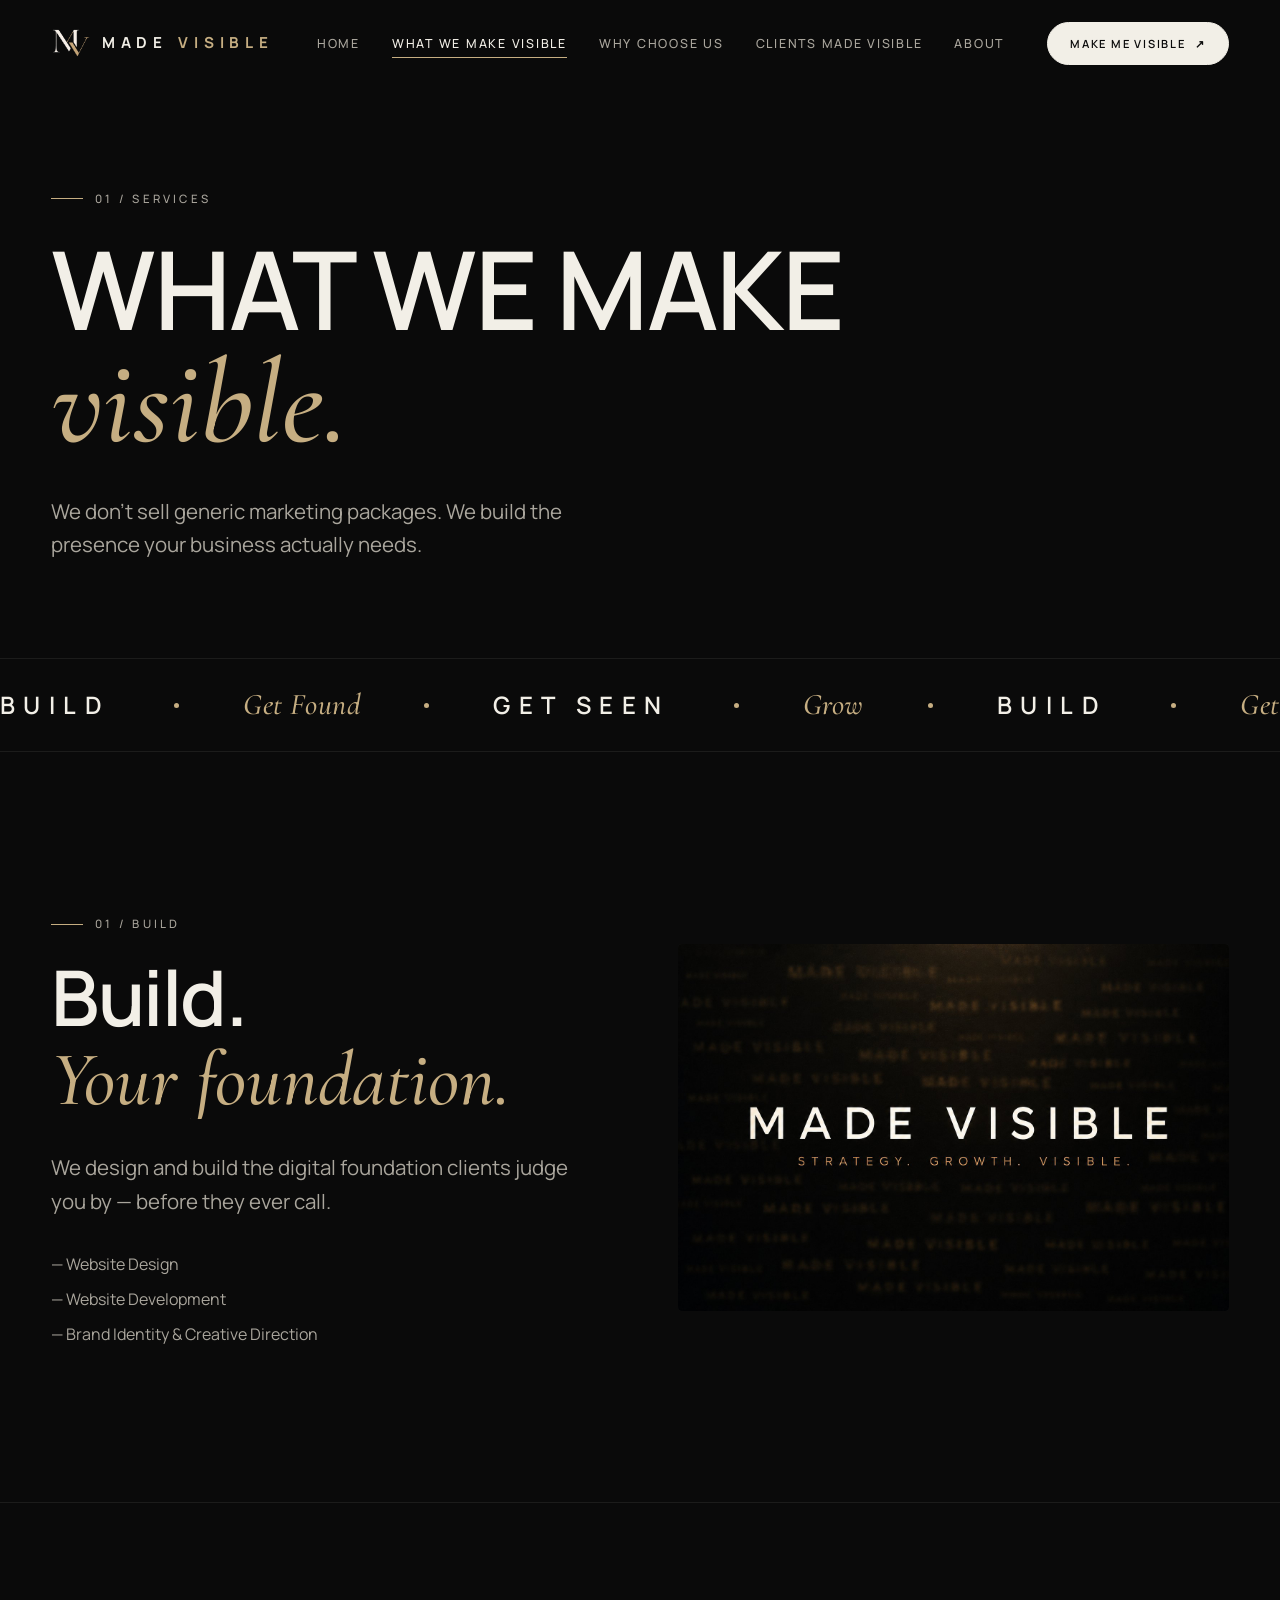
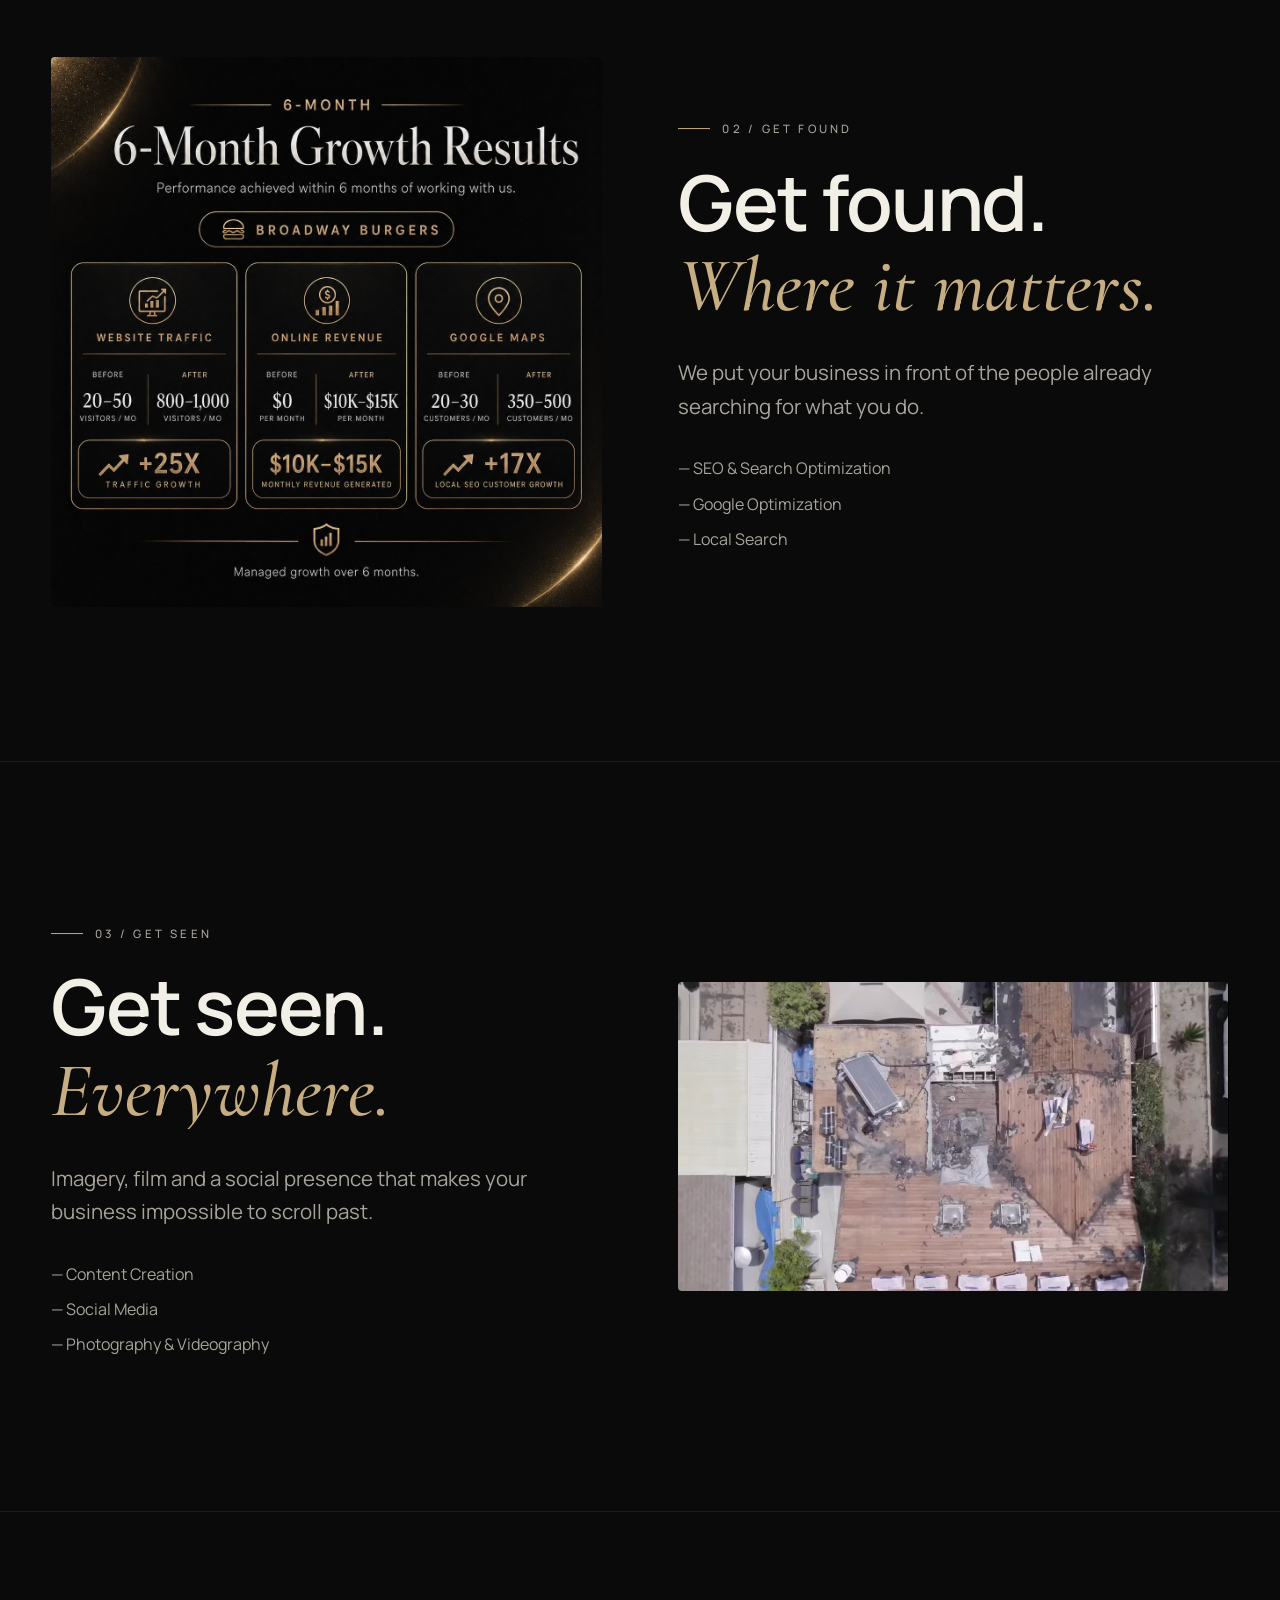
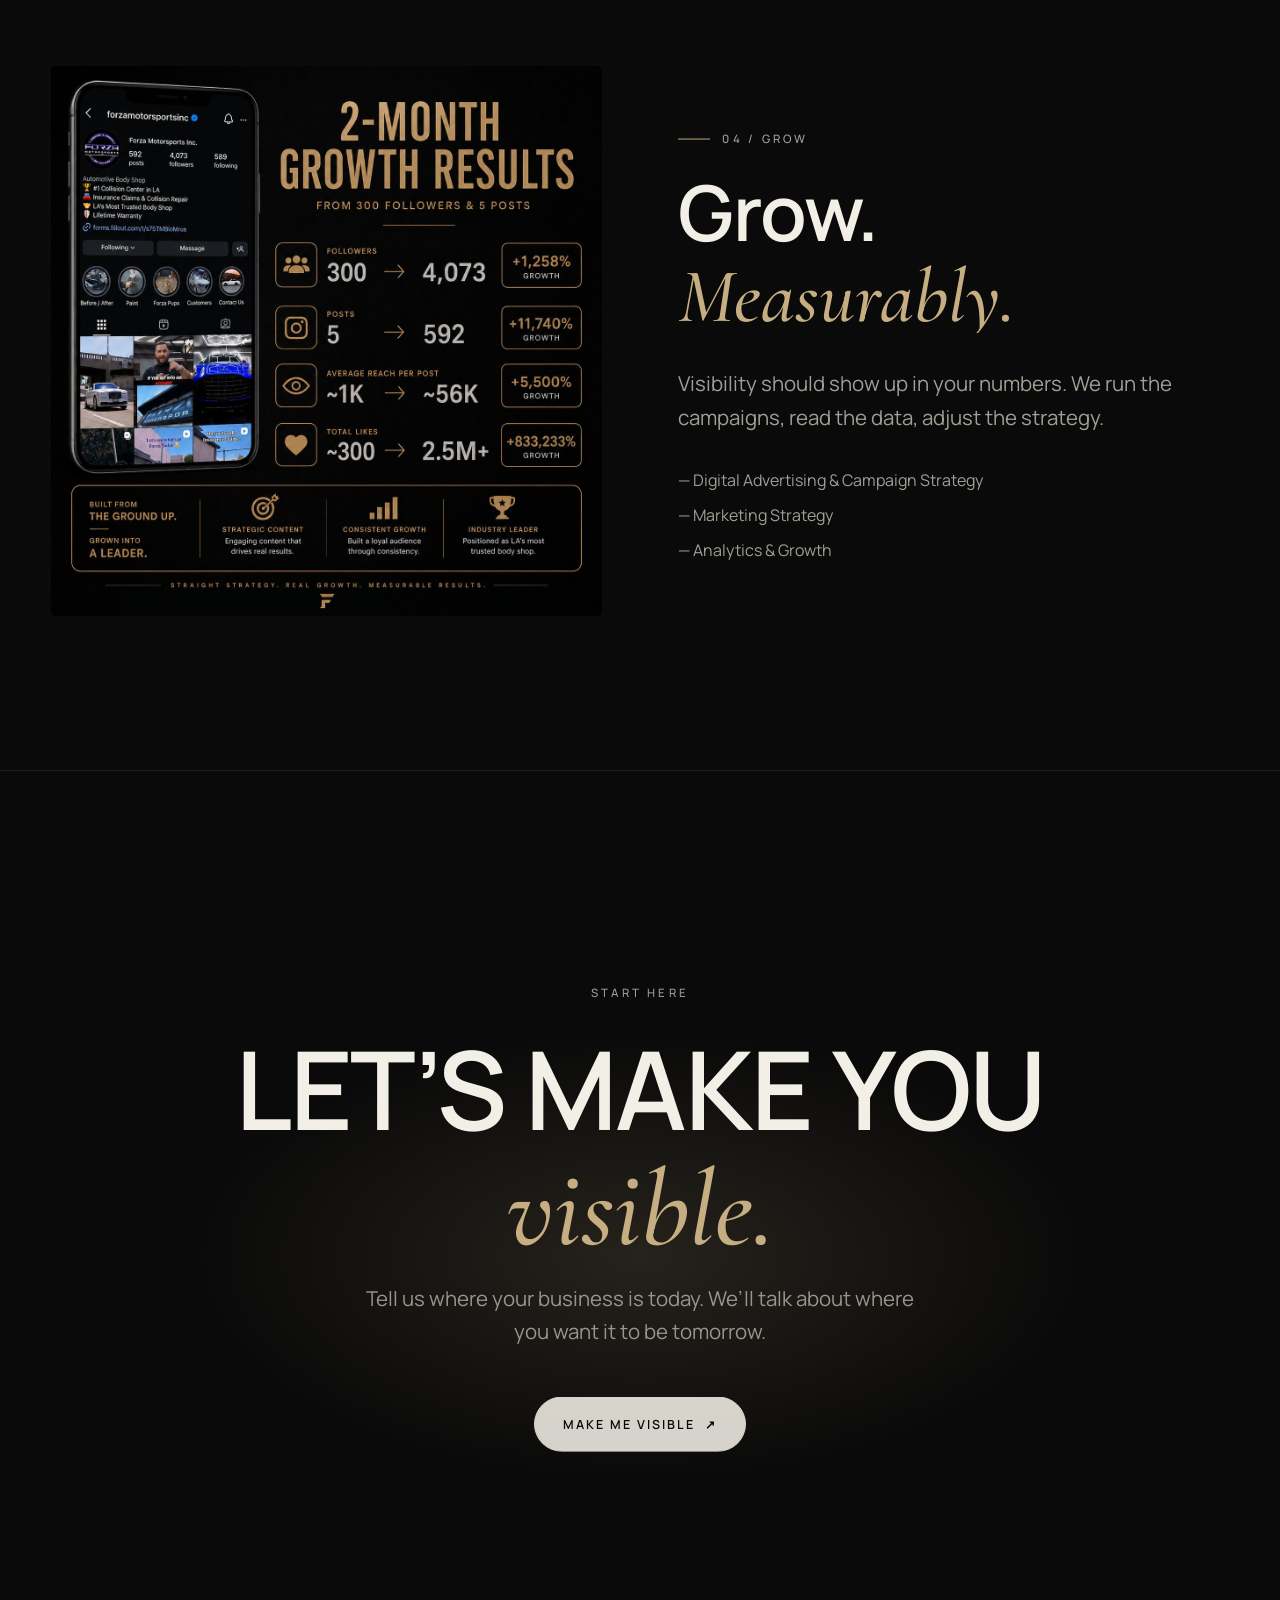
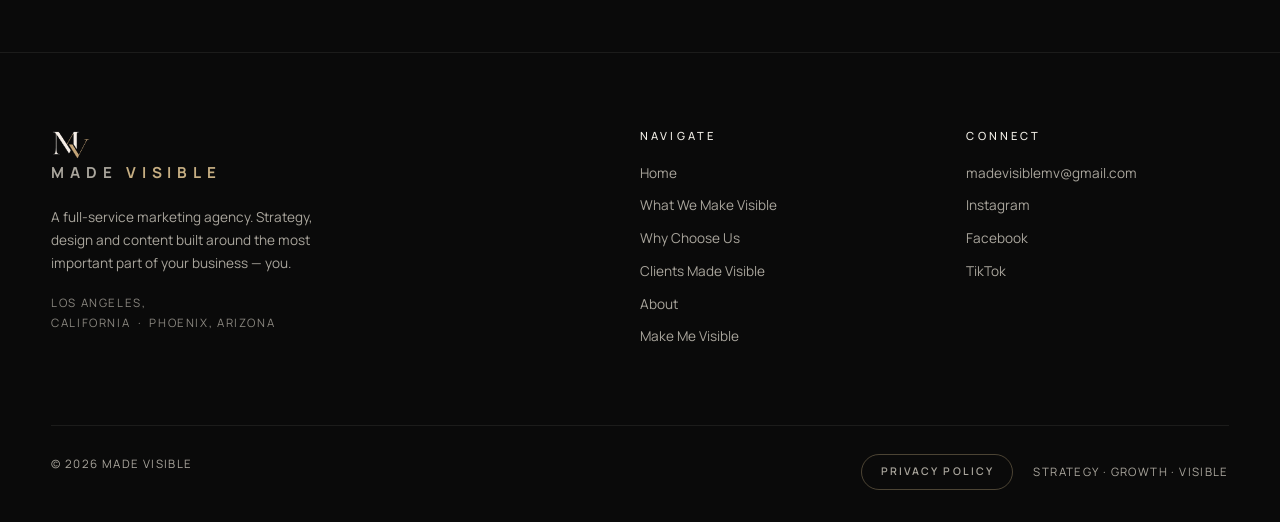
<file: what-we-make-visible.html>
<!DOCTYPE html>
<html lang="en" class="no-js">
<head>
  <meta charset="UTF-8">
  <meta name="viewport" content="width=device-width, initial-scale=1.0">
  <title>What We Make Visible — Web Design, SEO, Content &amp; Advertising | Made Visible</title>
  <meta name="description" content="We don’t sell generic marketing packages. We build the presence your business actually needs. Web, SEO, content, advertising and growth.">

  <!-- Link previews (Open Graph / Twitter) -->
  <link rel="canonical" href="https://madevisiblemv.com/what-we-make-visible">
  <meta name="theme-color" content="#0A0A0A">
  <meta property="og:type" content="website">
  <meta property="og:site_name" content="Made Visible">
  <meta property="og:title" content="What We Make Visible — Made Visible">
  <meta property="og:description" content="We don’t sell generic marketing packages. We build the presence your business actually needs. Web, SEO, content, advertising and growth.">
  <meta property="og:url" content="https://madevisiblemv.com/what-we-make-visible">
  <meta property="og:image" content="https://madevisiblemv.com/assets/og-card.jpg">
  <meta property="og:image:width" content="1200">
  <meta property="og:image:height" content="630">
  <meta property="og:image:alt" content="MADE VISIBLE — Strategy. Growth. Visible.">
  <meta name="twitter:card" content="summary_large_image">
  <meta name="twitter:title" content="What We Make Visible — Made Visible">
  <meta name="twitter:description" content="We don’t sell generic marketing packages. We build the presence your business actually needs. Web, SEO, content, advertising and growth.">
  <meta name="twitter:image" content="https://madevisiblemv.com/assets/og-card.jpg">

  <link rel="icon" type="image/svg+xml" href="favicon.svg">
  <link rel="icon" type="image/png" sizes="96x96" href="favicon-96.png">
  <link rel="icon" href="favicon.ico" sizes="48x48">
  <link rel="apple-touch-icon" href="apple-touch-icon.png">
  <link rel="preconnect" href="https://fonts.googleapis.com">
  <link rel="preconnect" href="https://fonts.gstatic.com" crossorigin>
  <link href="https://fonts.googleapis.com/css2?family=Manrope:wght@300;400;500;600;700;800&family=Cormorant+Garamond:ital,wght@0,500;0,600;1,500;1,600&display=swap" rel="stylesheet">
  <link rel="stylesheet" href="css/style.css">
</head>
<body>

  <div class="preloader">
    <img class="preloader__img" src="assets/logo-full.png" alt="Made Visible" width="778" height="560">
  </div>

  <div class="cursor-cross" aria-hidden="true"><span class="cursor-cross__inner"><i></i><i></i></span></div>

  <header class="site-header">
    <div class="container site-header__inner">
      <a href="index.html" class="logo"><img src="assets/logo-mark.png" alt="" class="logo__mark">MADE <em>VISIBLE</em></a>
      <nav class="site-nav" aria-label="Primary">
        <a href="index.html">Home</a>
        <a href="what-we-make-visible.html" class="is-active">What We Make Visible</a>
        <a href="why-choose-us.html">Why Choose Us</a>
        <a href="clients.html">Clients Made Visible</a>
        <a href="about.html">About</a>
      </nav>
      <a href="make-me-visible.html" class="btn btn--nav">Make Me Visible <span class="arrow">↗</span></a>
      <button class="menu-toggle" aria-label="Open menu" aria-expanded="false"><span></span><span></span></button>
    </div>
  </header>

  <div class="mobile-menu">
    <a href="index.html"><span class="num">01</span> Home</a>
    <a href="what-we-make-visible.html" class="is-active"><span class="num">02</span> What We Make Visible</a>
    <a href="why-choose-us.html"><span class="num">03</span> Why Choose Us</a>
    <a href="clients.html"><span class="num">04</span> Clients Made Visible</a>
    <a href="about.html"><span class="num">05</span> About</a>
    <a href="make-me-visible.html"><span class="num">06</span> Make Me Visible ↗</a>
  </div>

  <main>

    <section class="page-hero">
      <div class="container">
        <p class="label">01 / Services</p>
        <h1 class="display-xl page-hero__title" data-reveal-line>
          <span class="line"><span>What we make</span></span>
          <span class="line"><span><em class="serif champagne">visible.</em></span></span>
        </h1>
        <p class="lead" data-reveal>
          We don’t sell generic marketing packages. We build the presence your
          business actually needs.
        </p>
      </div>
    </section>

    <div class="marquee" aria-hidden="true">
      <div class="marquee__track">
        <div class="marquee__item">
          <span>Build</span><span class="dot"></span>
          <span class="serif">Get Found</span><span class="dot"></span>
          <span>Get Seen</span><span class="dot"></span>
          <span class="serif">Grow</span><span class="dot"></span>
        </div>
        <div class="marquee__item">
          <span>Build</span><span class="dot"></span>
          <span class="serif">Get Found</span><span class="dot"></span>
          <span>Get Seen</span><span class="dot"></span>
          <span class="serif">Grow</span><span class="dot"></span>
        </div>
      </div>
    </div>

    <!-- BUILD -->
    <section class="section">
      <div class="container split">
        <div>
          <p class="label" data-reveal>01 / Build</p>
          <h2 class="display-lg" data-reveal-line style="margin-top:1.5rem;">
            <span class="line"><span>Build.</span></span>
            <span class="line"><span><em class="serif champagne">Your foundation.</em></span></span>
          </h2>
          <p class="lead" data-reveal style="margin-top:2rem;">
            We design and build the digital foundation clients judge you by —
            before they ever call.
          </p>
          <ul class="stone-text" data-reveal style="margin-top:2rem; display:flex; flex-direction:column; gap:0.5rem;">
            <li>— Website Design</li>
            <li>— Website Development</li>
            <li>— Brand Identity &amp; Creative Direction</li>
          </ul>
        </div>
        <div class="split__visual split__visual--wide" data-tilt>
          <img class="cover" src="assets/brand-wall.jpg" alt="The Made Visible brand wall — identity design on display" loading="lazy">
        </div>
      </div>
    </section>

    <!-- GET FOUND -->
    <section class="section section--line-top">
      <div class="container split">
        <div class="split__visual split__visual--square" data-tilt>
          <img class="cover" src="assets/growth-broadway.jpg" alt="Broadway Burgers results: 25X website traffic and 17X Google Maps customers in six months" loading="lazy">
        </div>
        <div>
          <p class="label" data-reveal>02 / Get Found</p>
          <h2 class="display-lg" data-reveal-line style="margin-top:1.5rem;">
            <span class="line"><span>Get found.</span></span>
            <span class="line"><span><em class="serif champagne">Where it matters.</em></span></span>
          </h2>
          <p class="lead" data-reveal style="margin-top:2rem;">
            We put your business in front of the people already searching for what you do.
          </p>
          <ul class="stone-text" data-reveal style="margin-top:2rem; display:flex; flex-direction:column; gap:0.5rem;">
            <li>— SEO &amp; Search Optimization</li>
            <li>— Google Optimization</li>
            <li>— Local Search</li>
          </ul>
        </div>
      </div>
    </section>

    <!-- GET SEEN -->
    <section class="section section--line-top">
      <div class="container split">
        <div>
          <p class="label" data-reveal>03 / Get Seen</p>
          <h2 class="display-lg" data-reveal-line style="margin-top:1.5rem;">
            <span class="line"><span>Get seen.</span></span>
            <span class="line"><span><em class="serif champagne">Everywhere.</em></span></span>
          </h2>
          <p class="lead" data-reveal style="margin-top:2rem;">
            Imagery, film and a social presence that makes your business impossible
            to scroll past.
          </p>
          <ul class="stone-text" data-reveal style="margin-top:2rem; display:flex; flex-direction:column; gap:0.5rem;">
            <li>— Content Creation</li>
            <li>— Social Media</li>
            <li>— Photography &amp; Videography</li>
          </ul>
        </div>
        <div class="split__visual split__visual--video" data-tilt>
          <video autoplay muted loop playsinline preload="metadata" poster="assets/roofing-reel-poster.jpg" aria-label="Drone videography sample: a roofing project filmed from above">
            <source src="assets/roofing-reel.webm" type="video/webm">
            <source src="assets/roofing-reel.mp4" type="video/mp4">
          </video>
        </div>
      </div>
    </section>

    <!-- GROW -->
    <section class="section section--line-top">
      <div class="container split">
        <div class="split__visual split__visual--square" data-tilt>
          <img class="cover" src="assets/growth-forza.jpg" alt="Forza Motorsports results: 300 to 4,073 Instagram followers and 2.5M+ likes in two months" loading="lazy">
        </div>
        <div>
          <p class="label" data-reveal>04 / Grow</p>
          <h2 class="display-lg" data-reveal-line style="margin-top:1.5rem;">
            <span class="line"><span>Grow.</span></span>
            <span class="line"><span><em class="serif champagne">Measurably.</em></span></span>
          </h2>
          <p class="lead" data-reveal style="margin-top:2rem;">
            Visibility should show up in your numbers. We run the campaigns, read the data,
            adjust the strategy.
          </p>
          <ul class="stone-text" data-reveal style="margin-top:2rem; display:flex; flex-direction:column; gap:0.5rem;">
            <li>— Digital Advertising &amp; Campaign Strategy</li>
            <li>— Marketing Strategy</li>
            <li>— Analytics &amp; Growth</li>
          </ul>
        </div>
      </div>
    </section>

    <!-- CTA -->
    <section class="cta-section">
      <div class="cta-section__glow" aria-hidden="true"></div>
      <div class="container">
        <p class="label label--bare" data-reveal>Start here</p>
        <h2 class="display-xl" data-reveal-line>
          <span class="line"><span>Let’s make you</span></span>
          <span class="line"><span><em class="serif champagne">visible.</em></span></span>
        </h2>
        <p class="lead" data-reveal>
          Tell us where your business is today. We’ll talk about where you want it to be tomorrow.
        </p>
        <div data-reveal>
          <a href="make-me-visible.html" class="btn">Make Me Visible <span class="arrow">↗</span></a>
        </div>
      </div>
    </section>

  </main>

  <footer class="site-footer">
    <div class="container">
      <div class="site-footer__grid">
        <div class="site-footer__brand">
          <a href="index.html" class="logo"><img src="assets/logo-mark.png" alt="" class="logo__mark">MADE <em>VISIBLE</em></a>
          <p>A full-service marketing agency. Strategy, design and content built around the most important part of your business — you.</p>
          <p class="site-footer__loc">Los Angeles, California&nbsp;&nbsp;·&nbsp;&nbsp;Phoenix, Arizona</p>
        </div>
        <div>
          <h4>Navigate</h4>
          <ul>
            <li><a href="index.html">Home</a></li>
            <li><a href="what-we-make-visible.html">What We Make Visible</a></li>
            <li><a href="why-choose-us.html">Why Choose Us</a></li>
            <li><a href="clients.html">Clients Made Visible</a></li>
            <li><a href="about.html">About</a></li>
            <li><a href="make-me-visible.html">Make Me Visible</a></li>
          </ul>
        </div>
        <div>
          <h4>Connect</h4>
          <ul>
            <li><a href="mailto:madevisiblemv@gmail.com">madevisiblemv@gmail.com</a></li>
            <li><a href="https://www.instagram.com/made.visible.mv" target="_blank" rel="noopener">Instagram</a></li>
            <li><a href="https://www.facebook.com/share/1E67EWMcH1/?mibextid=wwXIfr" target="_blank" rel="noopener">Facebook</a></li>
            <li><a href="https://www.tiktok.com/@made.visible.mv" target="_blank" rel="noopener">TikTok</a></li>
          </ul>
        </div>
      </div>
      <div class="site-footer__bottom">
        <span>© <span data-year>2026</span> Made Visible</span>
        <span class="site-footer__legal"><a href="privacy.html" class="btn-privacy">Privacy Policy</a><span class="tagline">Strategy · Growth · Visible</span></span>
      </div>
    </div>
  </footer>

  <script src="js/vendor/lenis.min.js"></script>
  <script src="js/vendor/gsap.min.js"></script>
  <script src="js/vendor/ScrollTrigger.min.js"></script>
  <script src="js/main.js"></script>
</body>
</html>
</file>
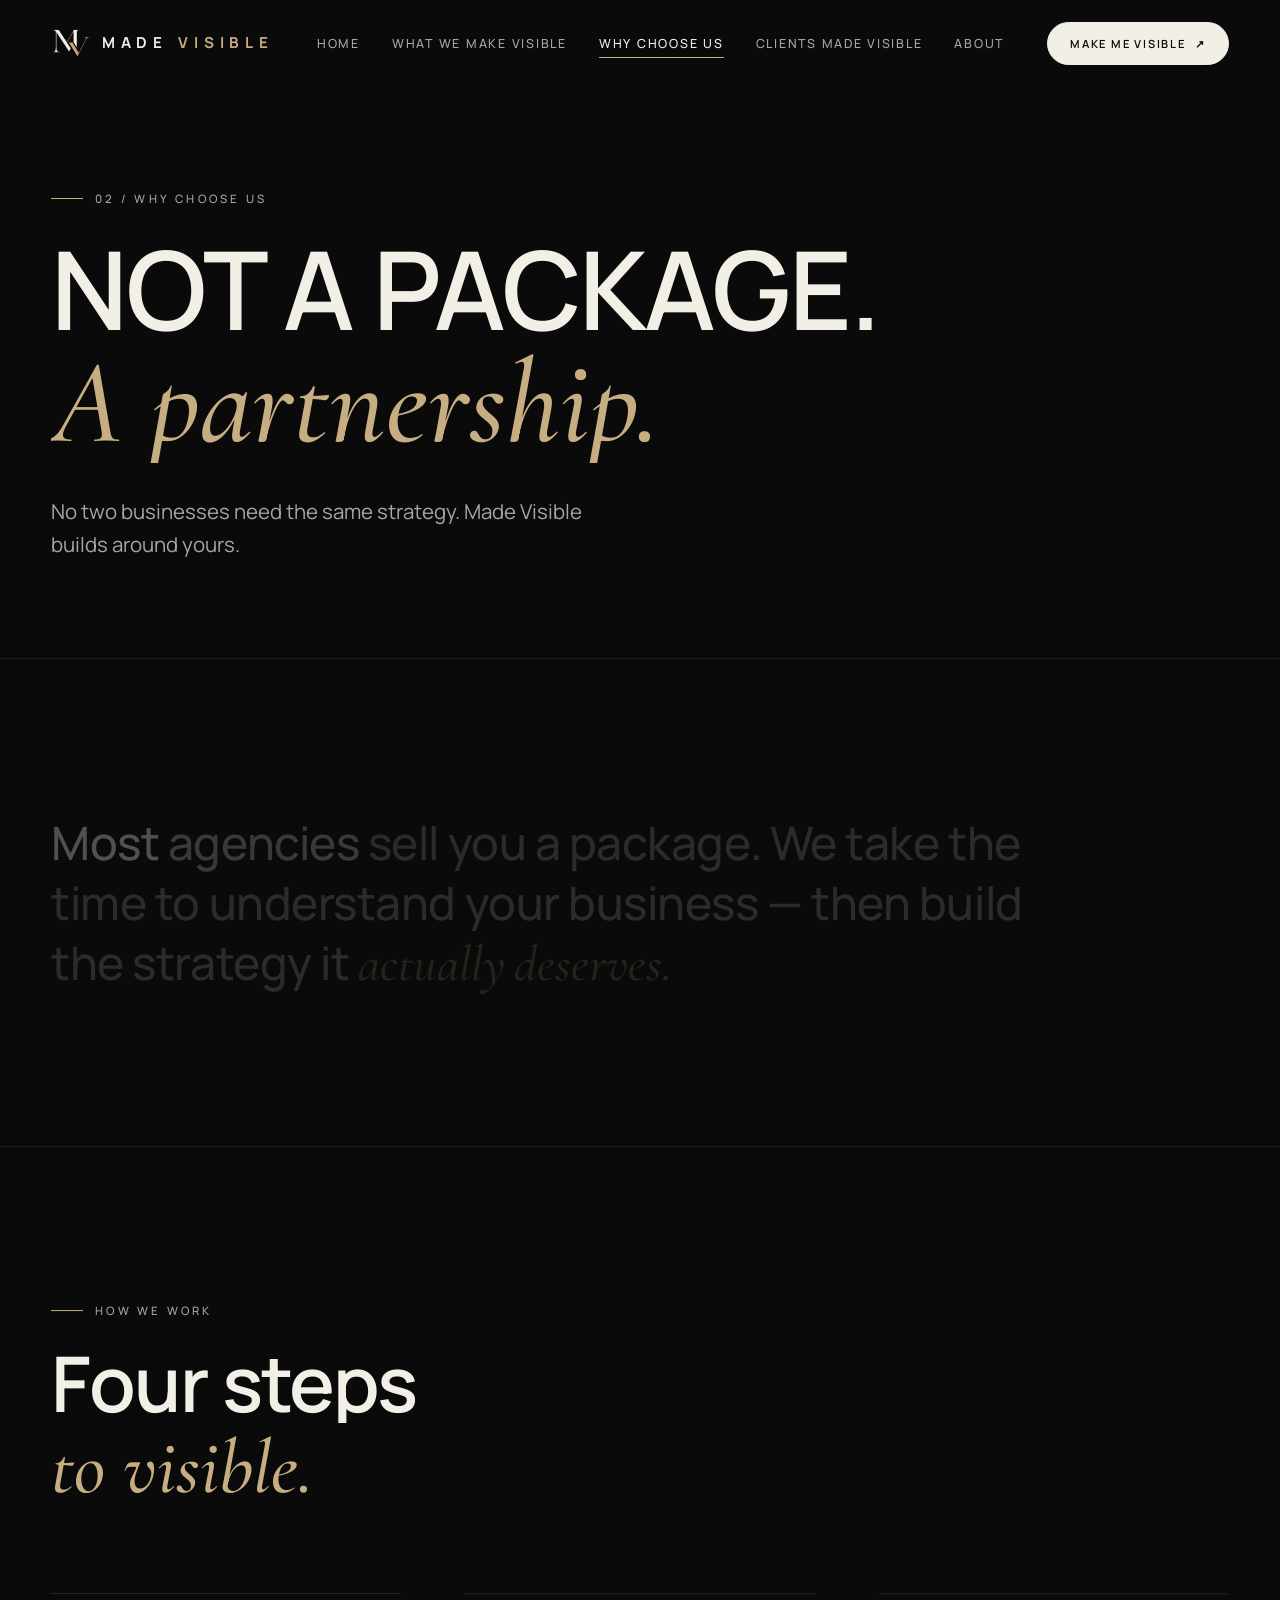
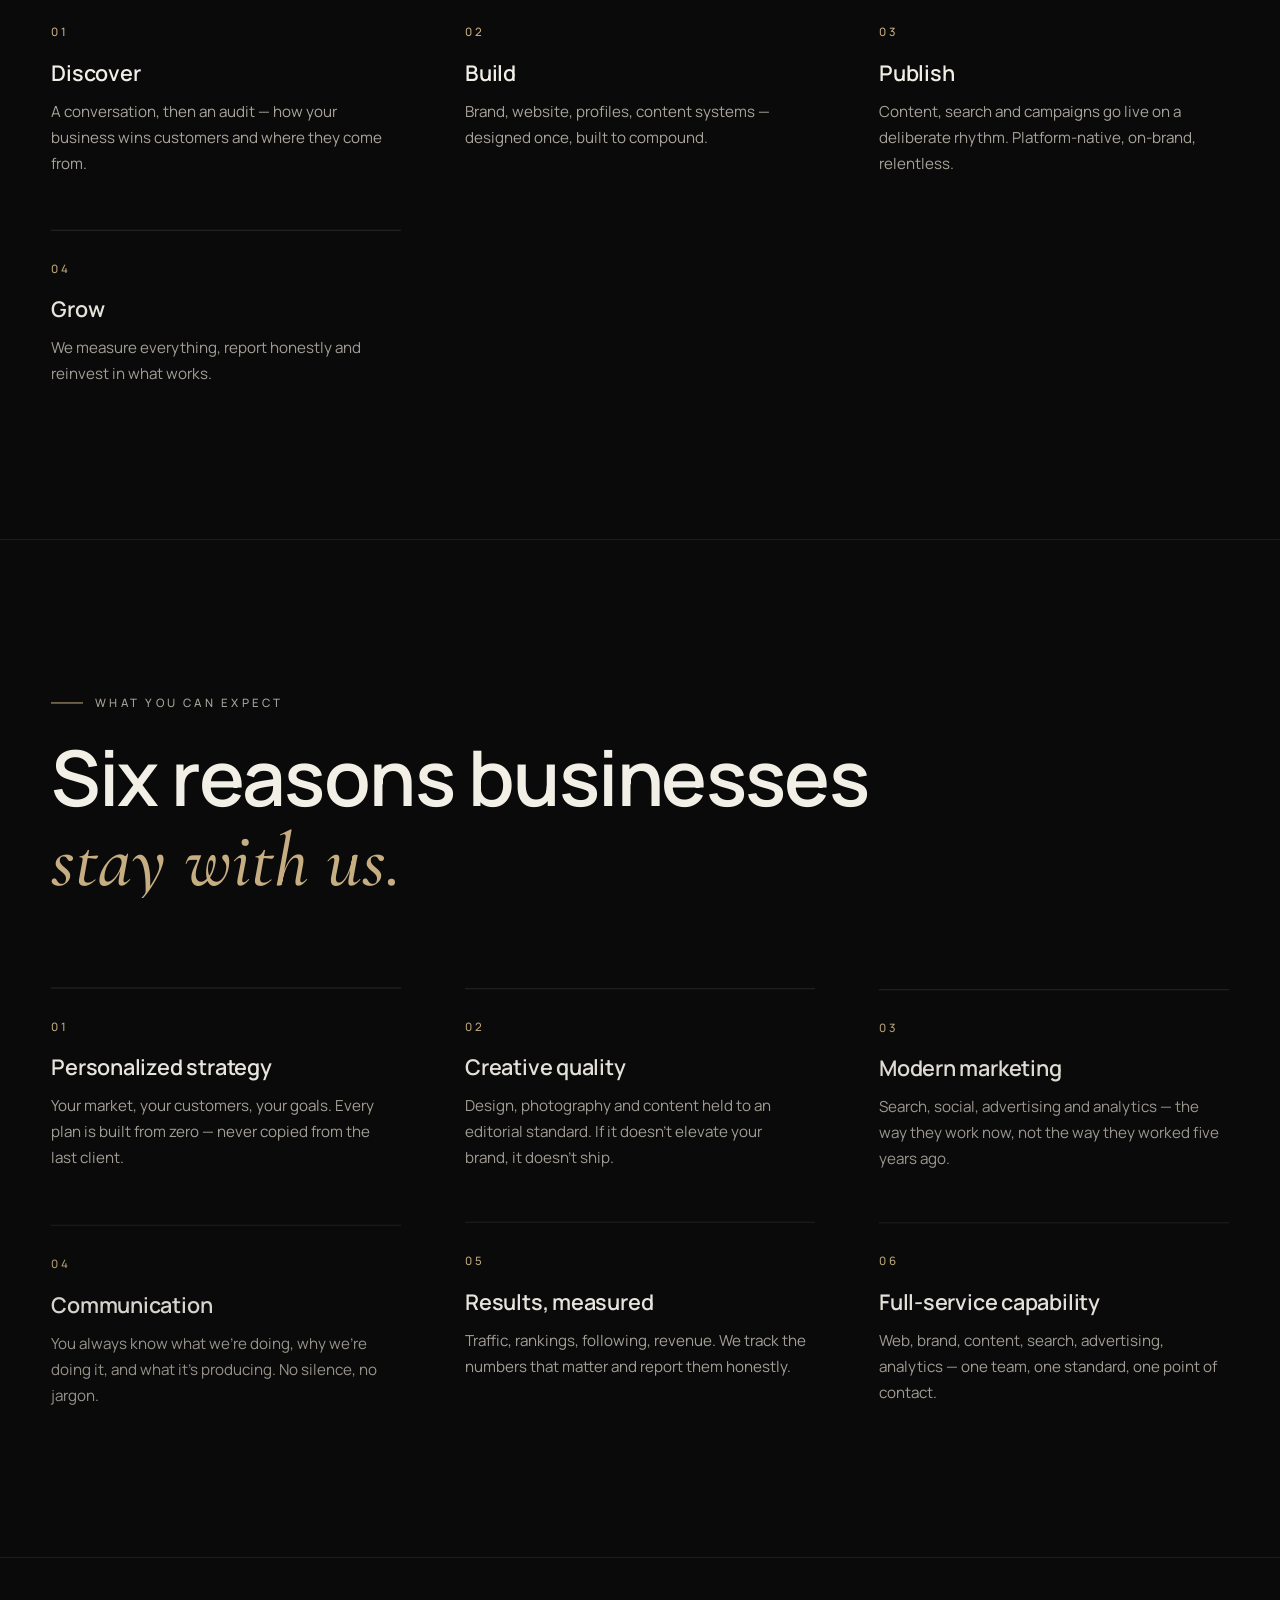
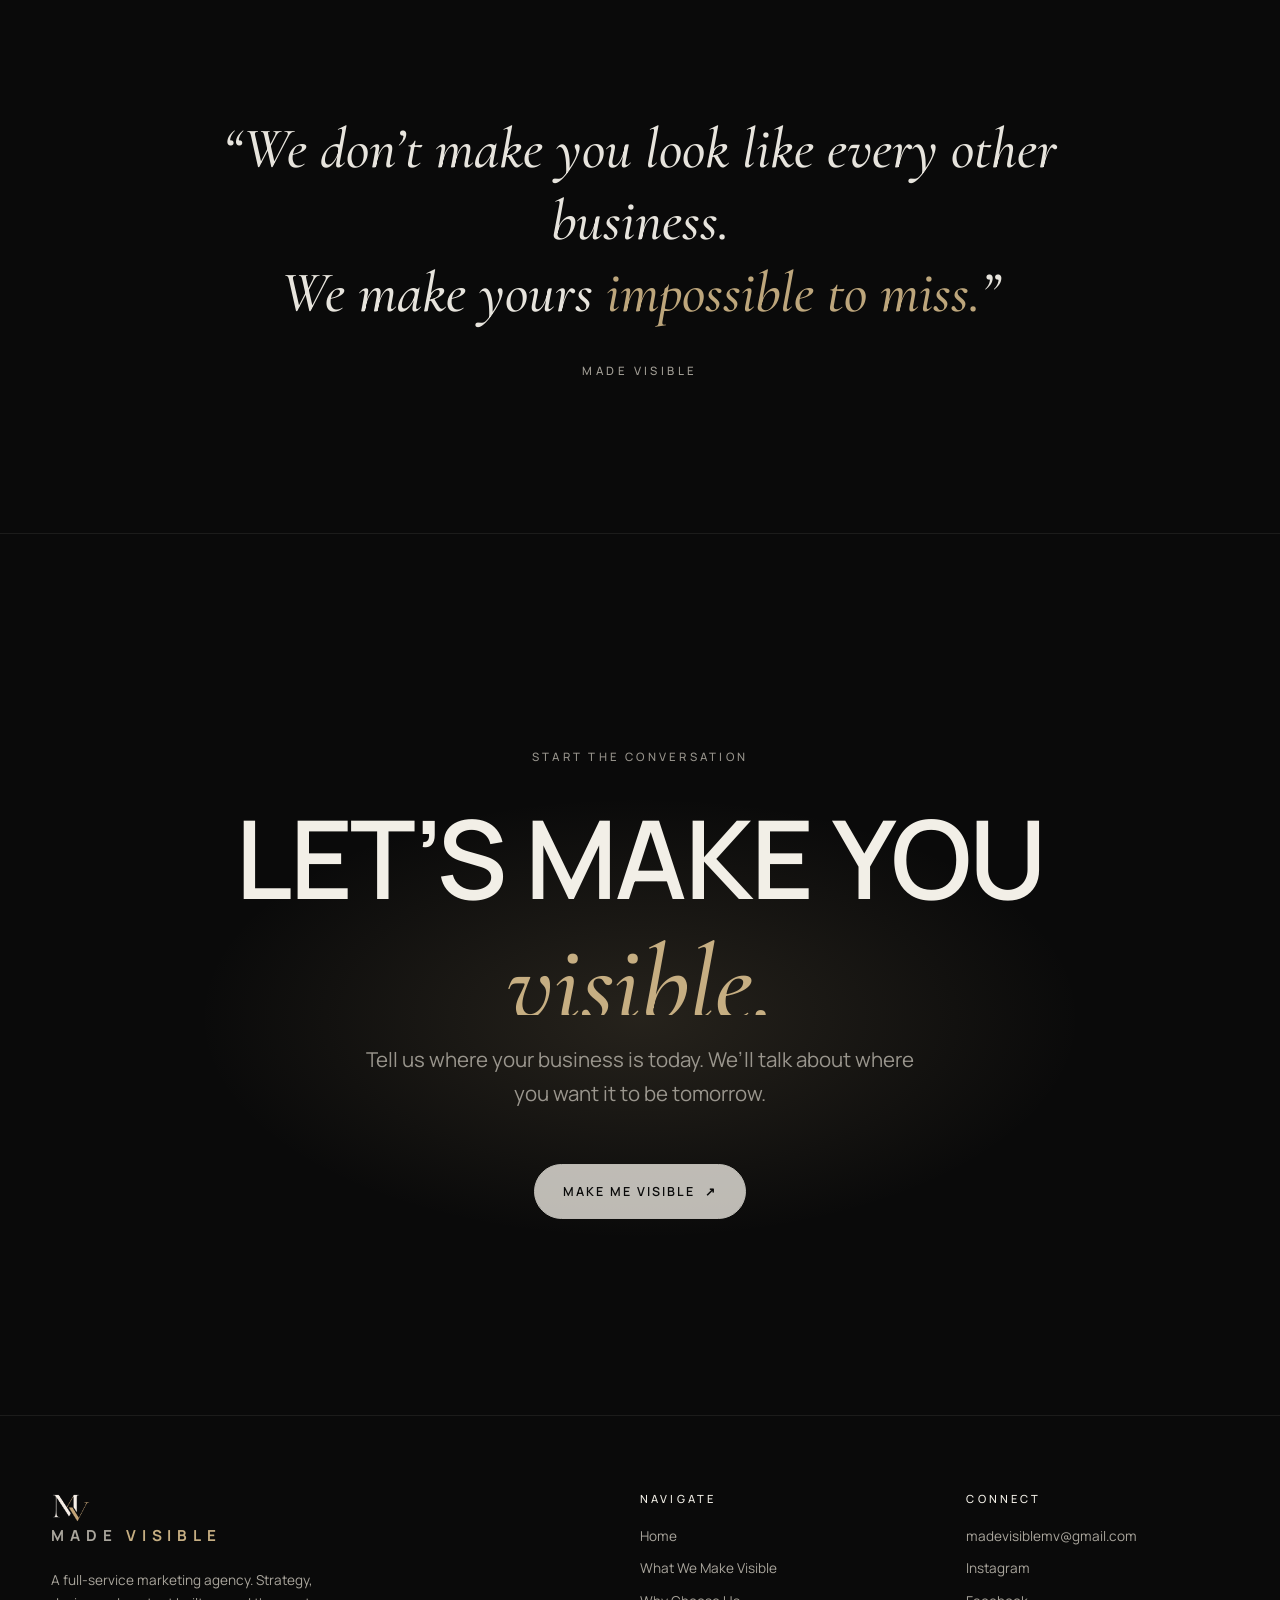
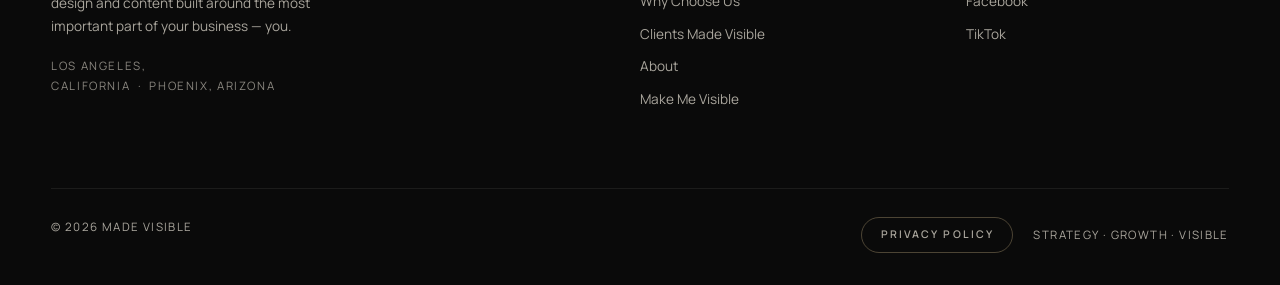
<file: why-choose-us.html>
<!DOCTYPE html>
<html lang="en" class="no-js">
<head>
  <meta charset="UTF-8">
  <meta name="viewport" content="width=device-width, initial-scale=1.0">
  <title>Why Choose Us — A Marketing Partnership, Not a Package | Made Visible</title>
  <meta name="description" content="Not a package. A partnership. No two businesses need the same strategy — Made Visible builds around yours.">

  <!-- Link previews (Open Graph / Twitter) -->
  <link rel="canonical" href="https://madevisiblemv.com/why-choose-us">
  <meta name="theme-color" content="#0A0A0A">
  <meta property="og:type" content="website">
  <meta property="og:site_name" content="Made Visible">
  <meta property="og:title" content="Why Choose Us — Made Visible">
  <meta property="og:description" content="Not a package. A partnership. No two businesses need the same strategy — Made Visible builds around yours.">
  <meta property="og:url" content="https://madevisiblemv.com/why-choose-us">
  <meta property="og:image" content="https://madevisiblemv.com/assets/og-card.jpg">
  <meta property="og:image:width" content="1200">
  <meta property="og:image:height" content="630">
  <meta property="og:image:alt" content="MADE VISIBLE — Strategy. Growth. Visible.">
  <meta name="twitter:card" content="summary_large_image">
  <meta name="twitter:title" content="Why Choose Us — Made Visible">
  <meta name="twitter:description" content="Not a package. A partnership. No two businesses need the same strategy — Made Visible builds around yours.">
  <meta name="twitter:image" content="https://madevisiblemv.com/assets/og-card.jpg">

  <link rel="icon" type="image/svg+xml" href="favicon.svg">
  <link rel="icon" type="image/png" sizes="96x96" href="favicon-96.png">
  <link rel="icon" href="favicon.ico" sizes="48x48">
  <link rel="apple-touch-icon" href="apple-touch-icon.png">
  <link rel="preconnect" href="https://fonts.googleapis.com">
  <link rel="preconnect" href="https://fonts.gstatic.com" crossorigin>
  <link href="https://fonts.googleapis.com/css2?family=Manrope:wght@300;400;500;600;700;800&family=Cormorant+Garamond:ital,wght@0,500;0,600;1,500;1,600&display=swap" rel="stylesheet">
  <link rel="stylesheet" href="css/style.css">
</head>
<body>

  <div class="preloader">
    <img class="preloader__img" src="assets/logo-full.png" alt="Made Visible" width="778" height="560">
  </div>

  <div class="cursor-cross" aria-hidden="true"><span class="cursor-cross__inner"><i></i><i></i></span></div>

  <header class="site-header">
    <div class="container site-header__inner">
      <a href="index.html" class="logo"><img src="assets/logo-mark.png" alt="" class="logo__mark">MADE <em>VISIBLE</em></a>
      <nav class="site-nav" aria-label="Primary">
        <a href="index.html">Home</a>
        <a href="what-we-make-visible.html">What We Make Visible</a>
        <a href="why-choose-us.html" class="is-active">Why Choose Us</a>
        <a href="clients.html">Clients Made Visible</a>
        <a href="about.html">About</a>
      </nav>
      <a href="make-me-visible.html" class="btn btn--nav">Make Me Visible <span class="arrow">↗</span></a>
      <button class="menu-toggle" aria-label="Open menu" aria-expanded="false"><span></span><span></span></button>
    </div>
  </header>

  <div class="mobile-menu">
    <a href="index.html"><span class="num">01</span> Home</a>
    <a href="what-we-make-visible.html"><span class="num">02</span> What We Make Visible</a>
    <a href="why-choose-us.html" class="is-active"><span class="num">03</span> Why Choose Us</a>
    <a href="clients.html"><span class="num">04</span> Clients Made Visible</a>
    <a href="about.html"><span class="num">05</span> About</a>
    <a href="make-me-visible.html"><span class="num">06</span> Make Me Visible ↗</a>
  </div>

  <main>

    <section class="page-hero">
      <div class="container">
        <p class="label">02 / Why Choose Us</p>
        <h1 class="display-xl page-hero__title" data-reveal-line>
          <span class="line"><span>Not a package.</span></span>
          <span class="line"><span><em class="serif champagne">A partnership.</em></span></span>
        </h1>
        <p class="lead" data-reveal>
          No two businesses need the same strategy. Made Visible builds around yours.
        </p>
      </div>
    </section>

    <!-- STATEMENT -->
    <section class="section section--line-top">
      <div class="container">
        <div class="statement" data-statement>
          <p>
            <span class="word">Most</span> <span class="word">agencies</span> <span class="word">sell</span>
            <span class="word">you</span> <span class="word">a</span> <span class="word">package.</span>
            <span class="word">We</span> <span class="word">take</span> <span class="word">the</span>
            <span class="word">time</span> <span class="word">to</span> <span class="word">understand</span>
            <span class="word">your</span> <span class="word">business</span> <span class="word">—</span>
            <span class="word">then</span> <span class="word">build</span> <span class="word">the</span>
            <span class="word">strategy</span> <span class="word">it</span>
            <span class="word serif champagne">actually</span> <span class="word serif champagne">deserves.</span>
          </p>
        </div>
      </div>
    </section>

    <!-- PROCESS -->
    <section class="section section--line-top">
      <div class="container">
        <div class="section-head">
          <p class="label" data-reveal>How we work</p>
          <h2 class="display-lg" data-reveal-line>
            <span class="line"><span>Four steps</span></span>
            <span class="line"><span><em class="serif champagne">to visible.</em></span></span>
          </h2>
        </div>
        <div class="pillars">
          <div class="pillar" data-reveal>
            <span class="pillar__num">01</span>
            <h3>Discover</h3>
            <p>A conversation, then an audit — how your business wins customers and where they come from.</p>
          </div>
          <div class="pillar" data-reveal data-reveal-delay="0.05">
            <span class="pillar__num">02</span>
            <h3>Build</h3>
            <p>Brand, website, profiles, content systems — designed once, built to compound.</p>
          </div>
          <div class="pillar" data-reveal data-reveal-delay="0.1">
            <span class="pillar__num">03</span>
            <h3>Publish</h3>
            <p>Content, search and campaigns go live on a deliberate rhythm. Platform-native, on-brand, relentless.</p>
          </div>
          <div class="pillar" data-reveal data-reveal-delay="0.15">
            <span class="pillar__num">04</span>
            <h3>Grow</h3>
            <p>We measure everything, report honestly and reinvest in what works.</p>
          </div>
        </div>
      </div>
    </section>

    <!-- PILLARS -->
    <section class="section section--line-top">
      <div class="container">
        <div class="section-head">
          <p class="label" data-reveal>What you can expect</p>
          <h2 class="display-lg" data-reveal-line>
            <span class="line"><span>Six reasons businesses</span></span>
            <span class="line"><span><em class="serif champagne">stay with us.</em></span></span>
          </h2>
        </div>

        <div class="pillars">
          <div class="pillar" data-reveal>
            <span class="pillar__num">01</span>
            <h3>Personalized strategy</h3>
            <p>Your market, your customers, your goals. Every plan is built from zero — never copied from the last client.</p>
          </div>
          <div class="pillar" data-reveal data-reveal-delay="0.05">
            <span class="pillar__num">02</span>
            <h3>Creative quality</h3>
            <p>Design, photography and content held to an editorial standard. If it doesn’t elevate your brand, it doesn’t ship.</p>
          </div>
          <div class="pillar" data-reveal data-reveal-delay="0.1">
            <span class="pillar__num">03</span>
            <h3>Modern marketing</h3>
            <p>Search, social, advertising and analytics — the way they work now, not the way they worked five years ago.</p>
          </div>
          <div class="pillar" data-reveal data-reveal-delay="0.15">
            <span class="pillar__num">04</span>
            <h3>Communication</h3>
            <p>You always know what we’re doing, why we’re doing it, and what it’s producing. No silence, no jargon.</p>
          </div>
          <div class="pillar" data-reveal>
            <span class="pillar__num">05</span>
            <h3>Results, measured</h3>
            <p>Traffic, rankings, following, revenue. We track the numbers that matter and report them honestly.</p>
          </div>
          <div class="pillar" data-reveal data-reveal-delay="0.05">
            <span class="pillar__num">06</span>
            <h3>Full-service capability</h3>
            <p>Web, brand, content, search, advertising, analytics — one team, one standard, one point of contact.</p>
          </div>
        </div>
      </div>
    </section>

    <!-- QUOTE -->
    <section class="section section--line-top">
      <div class="container">
        <div class="quote-block" data-reveal>
          <blockquote>“We don’t make you look like every other business.<br>We make yours <span class="champagne">impossible to miss.</span>”</blockquote>
          <cite>Made Visible</cite>
        </div>
      </div>
    </section>

    <!-- CTA -->
    <section class="cta-section">
      <div class="cta-section__glow" aria-hidden="true"></div>
      <div class="container">
        <p class="label label--bare" data-reveal>Start the conversation</p>
        <h2 class="display-xl" data-reveal-line>
          <span class="line"><span>Let’s make you</span></span>
          <span class="line"><span><em class="serif champagne">visible.</em></span></span>
        </h2>
        <p class="lead" data-reveal>
          Tell us where your business is today. We’ll talk about where you want it to be tomorrow.
        </p>
        <div data-reveal>
          <a href="make-me-visible.html" class="btn">Make Me Visible <span class="arrow">↗</span></a>
        </div>
      </div>
    </section>

  </main>

  <footer class="site-footer">
    <div class="container">
      <div class="site-footer__grid">
        <div class="site-footer__brand">
          <a href="index.html" class="logo"><img src="assets/logo-mark.png" alt="" class="logo__mark">MADE <em>VISIBLE</em></a>
          <p>A full-service marketing agency. Strategy, design and content built around the most important part of your business — you.</p>
          <p class="site-footer__loc">Los Angeles, California&nbsp;&nbsp;·&nbsp;&nbsp;Phoenix, Arizona</p>
        </div>
        <div>
          <h4>Navigate</h4>
          <ul>
            <li><a href="index.html">Home</a></li>
            <li><a href="what-we-make-visible.html">What We Make Visible</a></li>
            <li><a href="why-choose-us.html">Why Choose Us</a></li>
            <li><a href="clients.html">Clients Made Visible</a></li>
            <li><a href="about.html">About</a></li>
            <li><a href="make-me-visible.html">Make Me Visible</a></li>
          </ul>
        </div>
        <div>
          <h4>Connect</h4>
          <ul>
            <li><a href="mailto:madevisiblemv@gmail.com">madevisiblemv@gmail.com</a></li>
            <li><a href="https://www.instagram.com/made.visible.mv" target="_blank" rel="noopener">Instagram</a></li>
            <li><a href="https://www.facebook.com/share/1E67EWMcH1/?mibextid=wwXIfr" target="_blank" rel="noopener">Facebook</a></li>
            <li><a href="https://www.tiktok.com/@made.visible.mv" target="_blank" rel="noopener">TikTok</a></li>
          </ul>
        </div>
      </div>
      <div class="site-footer__bottom">
        <span>© <span data-year>2026</span> Made Visible</span>
        <span class="site-footer__legal"><a href="privacy.html" class="btn-privacy">Privacy Policy</a><span class="tagline">Strategy · Growth · Visible</span></span>
      </div>
    </div>
  </footer>

  <script src="js/vendor/lenis.min.js"></script>
  <script src="js/vendor/gsap.min.js"></script>
  <script src="js/vendor/ScrollTrigger.min.js"></script>
  <script src="js/main.js"></script>
</body>
</html>
</file>
<file: css/style.css>
/* ============================================================
   MADE VISIBLE — Brand Stylesheet
   Obsidian #0A0A0A · Ivory #F2EFE7 · Stone #AAA69D
   Champagne #C6AE82 · Charcoal #1B1B1B
   Manrope (primary) · Cormorant Garamond (editorial accent)
   ============================================================ */

:root {
  --obsidian: #0A0A0A;
  --ivory: #F2EFE7;
  --stone: #AAA69D;
  --champagne: #C6AE82;
  --crimson: #7D0000;
  --charcoal: #1B1B1B;
  --charcoal-soft: #161616;
  --line: rgba(242, 239, 231, 0.08);
  --line-strong: rgba(242, 239, 231, 0.14);

  --font-sans: "Manrope", -apple-system, BlinkMacSystemFont, "Segoe UI", sans-serif;
  --font-serif: "Cormorant Garamond", Georgia, serif;

  --ease-out: cubic-bezier(0.16, 1, 0.3, 1);
  --gutter: clamp(1.25rem, 4vw, 4rem);
  --section-pad: clamp(5rem, 12vw, 10rem);
}

*, *::before, *::after { box-sizing: border-box; margin: 0; padding: 0; }

html {
  scroll-behavior: auto;
  -webkit-text-size-adjust: 100%;
}

html.lenis, html.lenis body { height: auto; }
.lenis.lenis-smooth { scroll-behavior: auto !important; }

body {
  background: var(--obsidian);
  color: var(--ivory);
  font-family: var(--font-sans);
  font-weight: 400;
  font-size: 1rem;
  line-height: 1.7;
  -webkit-font-smoothing: antialiased;
  -moz-osx-font-smoothing: grayscale;
  overflow-x: hidden;
}

::selection { background: var(--champagne); color: var(--obsidian); }

img { max-width: 100%; display: block; }
a { color: inherit; text-decoration: none; }
button { font-family: inherit; cursor: pointer; }
ul { list-style: none; }

a:focus-visible, button:focus-visible,
input:focus-visible, select:focus-visible, textarea:focus-visible {
  outline: 1px solid var(--champagne);
  outline-offset: 4px;
  border-radius: 2px;
}

a[aria-disabled="true"] { cursor: default; }

/* ------------------------------------------------------------
   Typography
   ------------------------------------------------------------ */

h1, h2, h3, h4 {
  font-weight: 600;
  line-height: 1.05;
  letter-spacing: -0.01em;
}

.serif {
  font-family: var(--font-serif);
  font-weight: 500;
  font-style: italic;
  letter-spacing: 0;
  line-height: 1;
}

.champagne { color: var(--champagne); }
.stone-text { color: var(--stone); }

.display-xl {
  font-size: clamp(2.75rem, 8.5vw, 8rem);
  text-transform: uppercase;
  letter-spacing: -0.02em;
  line-height: 0.98;
}

.display-lg {
  font-size: clamp(2.25rem, 6vw, 5.5rem);
  letter-spacing: -0.02em;
  line-height: 1.02;
}

.display-md {
  font-size: clamp(1.75rem, 4vw, 3.5rem);
  line-height: 1.08;
}

.lead {
  color: var(--stone);
  font-size: clamp(1.05rem, 1.6vw, 1.35rem);
  line-height: 1.65;
  font-weight: 400;
  max-width: 46ch;
}

/* Small label — e.g. "01 / WHAT WE DO" */
.label {
  font-size: 0.72rem;
  font-weight: 500;
  text-transform: uppercase;
  letter-spacing: 0.28em;
  color: var(--stone);
  display: inline-flex;
  align-items: center;
  gap: 0.75rem;
}
.label::before {
  content: "";
  display: inline-block;
  width: 2rem;
  height: 1px;
  background: var(--champagne);
}
.label--bare::before { display: none; }

/* ------------------------------------------------------------
   Layout helpers
   ------------------------------------------------------------ */

.container {
  width: 100%;
  max-width: 90rem;
  margin-inline: auto;
  padding-inline: var(--gutter);
}

.section { padding-block: var(--section-pad); position: relative; }
.section--tight { padding-block: clamp(3rem, 8vw, 6rem); }
.section--line-top { border-top: 1px solid var(--line); }

.section-head {
  display: flex;
  flex-direction: column;
  gap: 1.5rem;
  margin-bottom: clamp(3rem, 7vw, 5.5rem);
}

/* ------------------------------------------------------------
   Preloader
   ------------------------------------------------------------ */

.preloader {
  position: fixed;
  inset: 0;
  z-index: 200;
  background: var(--obsidian);
  display: flex;
  align-items: center;
  justify-content: center;
  transition: opacity 0.8s var(--ease-out), visibility 0.8s;
}
.preloader.is-done { opacity: 0; visibility: hidden; pointer-events: none; }
.preloader__img {
  width: clamp(200px, 34vw, 340px);
  height: auto;
  opacity: 0;
  transform: translateY(14px) scale(0.96);
  animation: preloader-in 1.1s var(--ease-out) 0.1s forwards;
}
@keyframes preloader-in { to { opacity: 1; transform: none; } }

.preloader__logo {
  font-weight: 700;
  text-transform: uppercase;
  letter-spacing: 0.45em;
  font-size: clamp(0.9rem, 2.5vw, 1.3rem);
  overflow: hidden;
}
.preloader__logo span {
  display: inline-block;
  transform: translateY(110%);
  animation: preloader-rise 0.9s var(--ease-out) 0.15s forwards;
}
.preloader__logo .champagne { animation-delay: 0.3s; }
@keyframes preloader-rise { to { transform: translateY(0); } }

/* ------------------------------------------------------------
   Entry sequence — camera flash + hero light sweep
   ------------------------------------------------------------ */

.flash {
  position: fixed;
  inset: 0;
  z-index: 190;
  pointer-events: none;
  opacity: 0;
  background: radial-gradient(circle at 62% 45%,
    rgba(255, 250, 240, 0.95),
    rgba(198, 174, 130, 0.5) 35%,
    transparent 72%);
}
.flash.is-firing { animation: flash-fire 0.75s ease-out forwards; }
@keyframes flash-fire {
  0% { opacity: 0; }
  16% { opacity: 0.92; }
  100% { opacity: 0; }
}

.hero__sweep {
  position: absolute;
  inset: -10%;
  z-index: 1;
  pointer-events: none;
  opacity: 0;
  background: linear-gradient(115deg,
    transparent 42%,
    rgba(198, 174, 130, 0.15) 50%,
    transparent 58%);
  transform: translateX(-60%);
}
.hero__sweep.is-on { animation: sweep-run 2.1s cubic-bezier(0.22, 0.8, 0.3, 1) 0.3s forwards; }
@keyframes sweep-run {
  0% { opacity: 0; transform: translateX(-60%); }
  25% { opacity: 1; }
  100% { opacity: 0; transform: translateX(60%); }
}

/* ------------------------------------------------------------
   Custom cursor
   ------------------------------------------------------------ */

/* Native cursor is hidden only once JS activates the custom one
   (html.has-cursor), so a script failure never leaves users cursorless.
   Text fields keep the native I-beam for precise caret placement. */
html.has-cursor, html.has-cursor * { cursor: none !important; }
html.has-cursor input, html.has-cursor textarea { cursor: text !important; }

/* Crosshair cursor — thin champagne cross, rotates to an X over
   interactive elements, followed by a fading comet trail */
.cursor-cross {
  position: fixed;
  top: 0; left: 0;
  width: 22px;
  height: 22px;
  pointer-events: none;
  z-index: 300;
  transition: opacity 0.3s ease;
}
.cursor-cross__inner {
  position: absolute;
  inset: 0;
  display: block;
  transition: transform 0.35s var(--ease-out);
}
.cursor-cross__inner i {
  position: absolute;
  background: var(--champagne);
  box-shadow: 0 0 0 0.5px rgba(10, 10, 10, 0.4); /* readable on ivory */
}
.cursor-cross__inner i:nth-child(1) {
  left: 50%; top: 0;
  width: 1.5px; height: 100%;
  transform: translateX(-50%);
}
.cursor-cross__inner i:nth-child(2) {
  top: 50%; left: 0;
  height: 1.5px; width: 100%;
  transform: translateY(-50%);
}
.cursor-cross.is-hover .cursor-cross__inner { transform: rotate(45deg) scale(1.4); }
.cursor-cross.is-pressed .cursor-cross__inner { transform: scale(0.75); }
.cursor-cross.is-hover.is-pressed .cursor-cross__inner { transform: rotate(45deg) scale(1.1); }
.cursor-cross.is-hidden { opacity: 0; }

.cursor-trail {
  position: fixed;
  top: 0; left: 0;
  border-radius: 50%;
  background: var(--champagne);
  pointer-events: none;
  z-index: 299;
  transition: opacity 0.3s ease;
}
.cursor-trail.is-hidden { opacity: 0 !important; }

@media (hover: none), (pointer: coarse) { .cursor-cross, .cursor-trail { display: none; } }

/* ------------------------------------------------------------
   Header / Navigation
   ------------------------------------------------------------ */

.site-header {
  position: fixed;
  top: 0; left: 0; right: 0;
  z-index: 100;
  transition: background 0.5s ease, border-color 0.5s ease, transform 0.5s var(--ease-out);
  border-bottom: 1px solid transparent;
}
.site-header.is-scrolled {
  background: rgba(10, 10, 10, 0.82);
  -webkit-backdrop-filter: blur(14px);
  backdrop-filter: blur(14px);
  border-bottom-color: var(--line);
}
.site-header.is-hidden { transform: translateY(-100%); }

.site-header__inner {
  display: flex;
  align-items: center;
  justify-content: space-between;
  gap: 2rem;
  padding-block: 1.35rem;
}

.logo {
  font-weight: 700;
  font-size: 0.95rem;
  text-transform: uppercase;
  letter-spacing: 0.38em;
  white-space: nowrap;
  display: inline-flex;
  align-items: center;
  gap: 0.65rem;
}
.logo__mark { height: 1.9rem; width: auto; display: block; }
.logo em {
  font-style: normal;
  color: var(--champagne);
  transition: color 0.4s ease;
}
.logo:hover em { color: var(--ivory); }

.site-nav { display: flex; align-items: center; gap: clamp(1.25rem, 2.5vw, 2.5rem); }
.site-nav a {
  font-size: 0.78rem;
  font-weight: 500;
  text-transform: uppercase;
  letter-spacing: 0.14em;
  color: var(--stone);
  position: relative;
  transition: color 0.35s ease;
  padding-block: 0.25rem;
}
.site-nav a::after {
  content: "";
  position: absolute;
  left: 0; bottom: 0;
  width: 100%; height: 1px;
  background: var(--champagne);
  transform: scaleX(0);
  transform-origin: right;
  transition: transform 0.45s var(--ease-out);
}
.site-nav a:hover, .site-nav a.is-active { color: var(--ivory); }
.site-nav a:hover::after, .site-nav a.is-active::after {
  transform: scaleX(1);
  transform-origin: left;
}

/* Buttons */
.btn {
  display: inline-flex;
  align-items: center;
  gap: 0.6rem;
  font-size: 0.78rem;
  font-weight: 600;
  text-transform: uppercase;
  letter-spacing: 0.16em;
  color: var(--obsidian);
  background: var(--ivory);
  border: 1px solid var(--ivory);
  padding: 1rem 1.75rem;
  border-radius: 999px;
  position: relative;
  overflow: hidden;
  transition: color 0.45s var(--ease-out), border-color 0.45s var(--ease-out);
  isolation: isolate;
}
.btn::before {
  content: "";
  position: absolute;
  inset: 0;
  background: var(--champagne);
  transform: translateY(101%);
  transition: transform 0.5s var(--ease-out);
  z-index: -1;
  border-radius: inherit;
}
.btn:hover::before { transform: translateY(0); }
.btn:hover { border-color: var(--champagne); }
.btn .arrow { transition: transform 0.4s var(--ease-out); }
.btn:hover .arrow { transform: translate(3px, -3px); }

.btn--ghost {
  background: transparent;
  color: var(--ivory);
  border-color: var(--line-strong);
}
.btn--ghost:hover { color: var(--obsidian); }

.btn--nav { padding: 0.7rem 1.35rem; font-size: 0.7rem; }

/* Mobile menu toggle */
.menu-toggle {
  display: none;
  background: none;
  border: none;
  width: 2.5rem; height: 2.5rem;
  position: relative;
  z-index: 130;
}
.menu-toggle span {
  position: absolute;
  left: 50%; top: 50%;
  width: 1.6rem; height: 1.5px;
  background: var(--ivory);
  transition: transform 0.4s var(--ease-out), opacity 0.3s;
}
.menu-toggle span:nth-child(1) { transform: translate(-50%, calc(-50% - 5px)); }
.menu-toggle span:nth-child(2) { transform: translate(-50%, calc(-50% + 5px)); }
.menu-toggle.is-open span:nth-child(1) { transform: translate(-50%, -50%) rotate(45deg); }
.menu-toggle.is-open span:nth-child(2) { transform: translate(-50%, -50%) rotate(-45deg); }

/* Mobile overlay menu */
.mobile-menu {
  position: fixed;
  inset: 0;
  z-index: 120;
  background: rgba(10, 10, 10, 0.97);
  -webkit-backdrop-filter: blur(20px);
  backdrop-filter: blur(20px);
  display: flex;
  flex-direction: column;
  justify-content: center;
  padding: var(--gutter);
  opacity: 0;
  visibility: hidden;
  transition: opacity 0.5s var(--ease-out), visibility 0.5s;
}
.mobile-menu.is-open { opacity: 1; visibility: visible; }
.mobile-menu a {
  font-size: clamp(1.8rem, 7vw, 3rem);
  font-weight: 600;
  text-transform: uppercase;
  letter-spacing: 0.02em;
  padding-block: 0.5rem;
  color: var(--ivory);
  display: flex;
  align-items: baseline;
  gap: 1rem;
  opacity: 0;
  transform: translateY(24px);
  transition: opacity 0.5s var(--ease-out), transform 0.5s var(--ease-out), color 0.3s;
}
.mobile-menu.is-open a { opacity: 1; transform: translateY(0); }
.mobile-menu a:nth-child(1) { transition-delay: 0.08s; }
.mobile-menu a:nth-child(2) { transition-delay: 0.14s; }
.mobile-menu a:nth-child(3) { transition-delay: 0.2s; }
.mobile-menu a:nth-child(4) { transition-delay: 0.26s; }
.mobile-menu a:nth-child(5) { transition-delay: 0.32s; }
.mobile-menu a:nth-child(6) { transition-delay: 0.38s; }
.mobile-menu a:hover, .mobile-menu a.is-active { color: var(--champagne); }
.mobile-menu a .num {
  font-size: 0.7rem;
  letter-spacing: 0.25em;
  color: var(--stone);
  font-weight: 500;
}

@media (max-width: 900px) {
  .site-nav, .site-header .btn--nav { display: none; }
  .menu-toggle { display: block; }
}

/* ------------------------------------------------------------
   Hero
   ------------------------------------------------------------ */

.hero {
  min-height: 100svh;
  display: flex;
  flex-direction: column;
  justify-content: center;
  position: relative;
  overflow: hidden;
  padding-top: 6rem;
  /* keep centered content clear of the brand band pinned to the bottom */
  padding-bottom: 8rem;
}

.hero__video {
  position: absolute;
  inset: 0;
  z-index: 0;
  overflow: hidden;
  pointer-events: none;
}
.hero__video video {
  width: 100%;
  height: 100%;
  object-fit: cover;
  opacity: 0.45;
  animation: hero-bg-drift 36s ease-in-out infinite alternate;
}
@keyframes hero-bg-drift {
  from { transform: scale(1); }
  to { transform: scale(1.07); }
}

.hero__canvas {
  position: absolute;
  inset: 0;
  z-index: 0;
  user-select: none;
  -webkit-user-select: none;
}

.hero__drag-hint {
  position: absolute;
  z-index: 2;
  right: 11%;
  bottom: 16%;
  display: inline-flex;
  align-items: center;
  gap: 0.7rem;
  font-size: 0.62rem;
  font-weight: 500;
  letter-spacing: 0.3em;
  text-transform: uppercase;
  color: var(--stone);
  pointer-events: none;
  transition: opacity 0.6s ease;
  animation: hint-sway 3s ease-in-out infinite;
}
.hero__drag-hint .arrows { color: var(--champagne); letter-spacing: 0; }
.hero__drag-hint.is-done { opacity: 0 !important; animation: none; }
@keyframes hint-sway {
  0%, 100% { transform: translateX(-4px); }
  50% { transform: translateX(4px); }
}
@media (max-width: 900px) {
  .hero__drag-hint { right: 50%; transform: translateX(50%); top: 8rem; bottom: auto; }
  @keyframes hint-sway {
    0%, 100% { transform: translateX(calc(50% - 4px)); }
    50% { transform: translateX(calc(50% + 4px)); }
  }
}
.hero__canvas canvas { display: block; width: 100%; height: 100%; }

.hero__vignette {
  position: absolute;
  inset: 0;
  z-index: 1;
  pointer-events: none;
  background:
    radial-gradient(ellipse 80% 60% at 50% 45%, transparent 40%, rgba(10, 10, 10, 0.75) 100%),
    linear-gradient(to bottom, rgba(10, 10, 10, 0.35), transparent 30%, transparent 70%, var(--obsidian) 100%);
}

.hero__content {
  position: relative;
  z-index: 2;
  /* let drags pass through to the 3D canvas; buttons re-enable events */
  pointer-events: none;
}
.hero__content a, .hero__content button { pointer-events: auto; }

.hero__label { margin-bottom: 2rem; }

.hero__title { margin-bottom: 2.25rem; }
.hero__title .line {
  display: block;
  overflow: hidden;
}
.hero__title .line > span { display: inline-block; }
.hero__title .serif {
  font-size: 1.12em;
  text-transform: none;
}

.hero__sub {
  margin-bottom: 2.75rem;
}

.hero__actions { display: flex; align-items: center; gap: 1.25rem; flex-wrap: wrap; }

.hero__scroll {
  position: absolute;
  bottom: 2.5rem;
  left: 50%;
  transform: translateX(-50%);
  z-index: 2;
  background: none;
  border: none;
  display: flex;
  flex-direction: column;
  align-items: center;
  gap: 0.9rem;
  font-size: 0.62rem;
  letter-spacing: 0.3em;
  text-transform: uppercase;
  color: var(--stone);
}
.hero__scroll::after {
  content: "";
  width: 1px;
  height: 3.5rem;
  background: linear-gradient(to bottom, var(--champagne), transparent);
  animation: scroll-pulse 2.2s ease-in-out infinite;
}
@keyframes scroll-pulse {
  0%, 100% { transform: scaleY(0.4); transform-origin: top; opacity: 0.4; }
  50% { transform: scaleY(1); opacity: 1; }
}

/* Inner-page hero (smaller) */
.page-hero {
  padding-top: clamp(9rem, 20vh, 14rem);
  padding-bottom: clamp(3rem, 8vw, 6rem);
  position: relative;
  overflow: hidden;
}
.page-hero .label { margin-bottom: 1.75rem; }
.page-hero__title .serif { text-transform: none; font-size: 1.1em; }
.page-hero .lead { margin-top: 2rem; }

/* ------------------------------------------------------------
   Marquee
   ------------------------------------------------------------ */

.marquee {
  overflow: hidden;
  border-block: 1px solid var(--line);
  padding-block: 1.6rem;
  position: relative;
}
.marquee__track {
  display: flex;
  gap: 4rem;
  width: max-content;
  animation: marquee-scroll 28s linear infinite;
  will-change: transform;
}
.marquee:hover .marquee__track { animation-play-state: paused; }
.marquee__item {
  display: flex;
  align-items: center;
  gap: 4rem;
  font-size: clamp(1rem, 2vw, 1.5rem);
  font-weight: 600;
  text-transform: uppercase;
  letter-spacing: 0.35em;
  color: var(--ivory);
  white-space: nowrap;
}
.marquee__item .serif {
  text-transform: none;
  letter-spacing: 0.02em;
  color: var(--champagne);
  font-size: 1.25em;
}
.marquee__item .dot {
  width: 5px; height: 5px;
  border-radius: 50%;
  background: var(--champagne);
  flex-shrink: 0;
}
@keyframes marquee-scroll { to { transform: translateX(-50%); } }

/* Logo marquee — brand chips sliding under the hero */
.marquee--logos .marquee__track { animation-duration: 38s; }
.marquee--hero {
  position: absolute;
  bottom: 0;
  left: 0;
  right: 0;
  z-index: 2;
  border-bottom: none;
  border-top: 1px solid rgba(198, 174, 130, 0.14);
  padding-block: 1.1rem;
  background: linear-gradient(to top, rgba(10, 10, 10, 0.72), rgba(10, 10, 10, 0.25) 70%, transparent);
}
.marquee--hero .marquee__item--logos img { height: 2.9rem; width: 5.4rem; }
.marquee__item--logos {
  gap: clamp(1.75rem, 3.5vw, 3rem);
  letter-spacing: 0;
}
.marquee__item--logos img {
  height: 3.3rem;
  width: 6rem;
  object-fit: contain;
  background: #000;
  border: 1px solid var(--line);
  border-radius: 8px;
  padding: 0.4rem 0.6rem;
  flex-shrink: 0;
}
.marquee__item--logos img.light { background: var(--ivory); }

/* ------------------------------------------------------------
   Editorial statement
   ------------------------------------------------------------ */

.statement {
  max-width: 62rem;
}
.statement p {
  font-size: clamp(1.6rem, 3.6vw, 3.1rem);
  font-weight: 500;
  line-height: 1.3;
  letter-spacing: -0.01em;
}
.statement .serif { font-size: 1.1em; }
.statement .word { opacity: 0.14; transition: opacity 0.4s ease; }
.statement .word.is-lit { opacity: 1; }

/* ------------------------------------------------------------
   Services
   ------------------------------------------------------------ */

.services-grid {
  display: grid;
  grid-template-columns: repeat(auto-fit, minmax(min(100%, 18rem), 1fr));
  gap: 1px;
  background: var(--line);
  border: 1px solid var(--line);
}

.service-card {
  background: var(--obsidian);
  padding: clamp(2rem, 3.5vw, 3rem);
  min-height: 24rem;
  display: flex;
  flex-direction: column;
  position: relative;
  overflow: hidden;
  transition: background 0.5s ease;
}
.service-card:hover { background: var(--charcoal); }
.service-card__num {
  font-size: 0.72rem;
  font-weight: 500;
  letter-spacing: 0.28em;
  color: var(--stone);
  margin-bottom: auto;
}
.service-card__title {
  font-size: clamp(1.6rem, 2.5vw, 2.2rem);
  font-weight: 700;
  text-transform: uppercase;
  letter-spacing: 0.01em;
  margin-block: 2rem 1.25rem;
}
.service-card__title .serif {
  display: block;
  text-transform: none;
  color: var(--champagne);
  font-size: 0.92em;
  margin-top: 0.15rem;
}
.service-card ul { display: flex; flex-direction: column; gap: 0.4rem; }
.service-card li {
  color: var(--stone);
  font-size: 0.92rem;
  display: flex;
  align-items: center;
  gap: 0.7rem;
  transition: color 0.3s ease, transform 0.3s var(--ease-out);
}
.service-card li::before {
  content: "";
  width: 0.9rem;
  height: 1px;
  background: var(--champagne);
  opacity: 0;
  transition: opacity 0.3s ease;
}
.service-card:hover li { color: var(--ivory); transform: translateX(4px); }
.service-card:hover li::before { opacity: 1; }
.service-card__glow {
  position: absolute;
  width: 22rem; height: 22rem;
  border-radius: 50%;
  background: radial-gradient(circle, rgba(198, 174, 130, 0.09), transparent 65%);
  top: -8rem; right: -8rem;
  opacity: 0;
  transition: opacity 0.6s ease;
  pointer-events: none;
}
.service-card:hover .service-card__glow { opacity: 1; }

/* ------------------------------------------------------------
   Work / portfolio
   ------------------------------------------------------------ */

.work-list { display: flex; flex-direction: column; gap: clamp(3rem, 6vw, 5rem); }

.work-item {
  display: grid;
  grid-template-columns: 1.15fr 1fr;
  gap: clamp(2rem, 5vw, 5rem);
  align-items: center;
}
.work-item:nth-child(even) .work-item__visual { order: 2; }

.work-item__visual {
  display: block;
  aspect-ratio: 4 / 3;
  border-radius: 4px;
  overflow: hidden;
  position: relative;
  background: var(--charcoal);
}
.work-item__visual .visual-inner {
  position: absolute;
  inset: -12%;
  will-change: transform;
}

/* Abstract premium visuals (no stock imagery required) */
.visual-a { background:
  radial-gradient(ellipse 70% 90% at 20% 15%, rgba(198, 174, 130, 0.5), transparent 55%),
  radial-gradient(ellipse 60% 70% at 85% 80%, rgba(170, 166, 157, 0.25), transparent 60%),
  linear-gradient(155deg, #23201a 0%, #101010 55%, #0c0c0c 100%); }
.visual-b { background:
  radial-gradient(ellipse 80% 60% at 75% 20%, rgba(198, 174, 130, 0.38), transparent 55%),
  radial-gradient(ellipse 50% 80% at 10% 90%, rgba(242, 239, 231, 0.12), transparent 60%),
  linear-gradient(215deg, #1d1b16 0%, #0e0e0e 60%); }
.visual-c { background:
  radial-gradient(ellipse 90% 70% at 50% 100%, rgba(198, 174, 130, 0.32), transparent 60%),
  radial-gradient(ellipse 45% 45% at 80% 15%, rgba(170, 166, 157, 0.2), transparent 65%),
  linear-gradient(180deg, #131311 0%, #0b0b0b 100%); }
.visual-d { background:
  radial-gradient(ellipse 60% 90% at 90% 50%, rgba(198, 174, 130, 0.42), transparent 55%),
  radial-gradient(ellipse 70% 50% at 15% 20%, rgba(242, 239, 231, 0.1), transparent 55%),
  linear-gradient(120deg, #191712 0%, #0d0d0d 70%); }

.work-item__visual::after {
  content: "";
  position: absolute;
  inset: 0;
  background-image: repeating-linear-gradient(0deg, rgba(242,239,231,0.015) 0 1px, transparent 1px 3px);
  pointer-events: none;
}

.work-item__meta {
  display: flex;
  gap: 1.25rem;
  font-size: 0.7rem;
  font-weight: 500;
  text-transform: uppercase;
  letter-spacing: 0.24em;
  color: var(--stone);
  margin-bottom: 1.25rem;
  flex-wrap: wrap;
}
.work-item__meta span:not(:last-child)::after {
  content: "/";
  margin-left: 1.25rem;
  color: var(--champagne);
}
.work-item__title {
  font-size: clamp(1.7rem, 3vw, 2.6rem);
  margin-bottom: 1rem;
}
.work-item__title .serif { color: var(--champagne); }
.work-item__desc { color: var(--stone); max-width: 42ch; margin-bottom: 1.75rem; }
.work-item__link {
  font-size: 0.78rem;
  font-weight: 600;
  text-transform: uppercase;
  letter-spacing: 0.18em;
  display: inline-flex;
  align-items: center;
  gap: 0.6rem;
  color: var(--ivory);
  transition: color 0.3s;
}
.work-item__link:hover { color: var(--champagne); }
.work-item__link .arrow { transition: transform 0.35s var(--ease-out); }
.work-item__link:hover .arrow { transform: translate(4px, -4px); }

@media (max-width: 800px) {
  .work-item { grid-template-columns: 1fr; }
  .work-item:nth-child(even) .work-item__visual { order: 0; }
}

/* ------------------------------------------------------------
   Stats
   ------------------------------------------------------------ */

.stats-band {
  background: var(--charcoal);
  border-block: 1px solid var(--line);
}
.stats-grid {
  display: grid;
  grid-template-columns: repeat(auto-fit, minmax(min(100%, 13rem), 1fr));
  gap: 1px;
  background: var(--line);
}
.stat {
  background: var(--charcoal);
  padding: clamp(2.5rem, 4vw, 4rem) clamp(1.5rem, 3vw, 3rem);
  text-align: left;
}
.stat__value {
  font-size: clamp(2.6rem, 5.5vw, 4.5rem);
  font-weight: 300;
  line-height: 1;
  letter-spacing: -0.02em;
  display: flex;
  align-items: baseline;
  gap: 0.15rem;
}
.stat__value .suffix { color: var(--champagne); font-weight: 500; font-size: 0.55em; }
.stat__label {
  margin-top: 1rem;
  color: var(--stone);
  font-size: 0.78rem;
  text-transform: uppercase;
  letter-spacing: 0.2em;
  font-weight: 500;
}

/* Before / after rows on case studies */
.result-rows { display: flex; flex-direction: column; border-top: 1px solid var(--line); }
.result-row {
  display: grid;
  grid-template-columns: 1fr auto auto auto;
  gap: clamp(1rem, 4vw, 3rem);
  align-items: center;
  padding-block: 1.5rem;
  border-bottom: 1px solid var(--line);
}
.result-row__metric {
  font-size: 0.8rem;
  text-transform: uppercase;
  letter-spacing: 0.2em;
  font-weight: 500;
  color: var(--stone);
}
.result-row__before {
  color: var(--stone);
  font-weight: 300;
  font-size: clamp(1.1rem, 2.4vw, 1.7rem);
  text-decoration: line-through;
  text-decoration-color: rgba(170, 166, 157, 0.4);
  text-decoration-thickness: 1px;
}
.result-row__arrow { color: var(--champagne); font-size: 1.1rem; }
.result-row__after {
  font-weight: 500;
  font-size: clamp(1.4rem, 3vw, 2.2rem);
  color: var(--ivory);
  text-align: right;
}
@media (max-width: 640px) {
  .result-row { grid-template-columns: 1fr auto; row-gap: 0.35rem; }
  .result-row__metric { grid-column: 1 / -1; }
}

/* ------------------------------------------------------------
   Brand wall — blurred MADE VISIBLE pattern, crimson splash,
   client brand names composed on a structured orbit grid
   ------------------------------------------------------------ */

.brand-wall-section { position: relative; overflow: hidden; }

.brand-orbit {
  display: grid;
  grid-template-columns: auto minmax(0, 1fr) auto;
  grid-template-areas: "left wall right";
  gap: 2.5rem;
  align-items: center;
  max-width: 78rem;
  margin-inline: auto;
}

.brand-orbit ul {
  font-size: 0.75rem;
  font-weight: 500;
  text-transform: uppercase;
  letter-spacing: 0.22em;
  color: var(--stone);
}
.brand-orbit li {
  white-space: nowrap;
  display: inline-flex;
  align-items: center;
  gap: 0.7rem;
  transition: color 0.35s ease;
}
.brand-orbit li:hover { color: var(--ivory); }

/* real client logos in the orbit as uniform gold-bordered chips */
.brand-orbit .orbit-logo {
  display: block;
  width: 8.4rem;
  height: 4.7rem;
  object-fit: contain;
  background: #000;
  border: 1px solid rgba(198, 174, 130, 0.22);
  border-radius: 10px;
  padding: 0.5rem 0.8rem;
  opacity: 0.95;
  transition: opacity 0.3s ease, transform 0.3s var(--ease-out), border-color 0.3s ease, box-shadow 0.3s ease;
}
.brand-orbit li:hover .orbit-logo {
  opacity: 1;
  transform: translateY(-3px);
  border-color: rgba(198, 174, 130, 0.55);
  box-shadow: 0 8px 24px -12px rgba(198, 174, 130, 0.35);
}
.brand-orbit .orbit-logo--light { background: var(--ivory); }
@media (max-width: 900px) {
  .brand-orbit .orbit-logo { width: 6rem; height: 3.4rem; }
}

.brand-orbit__col {
  display: flex;
  flex-direction: column;
  justify-content: center;
  gap: 1.6rem;
}
.brand-orbit__col--left { grid-area: left; align-items: flex-end; }
.brand-orbit__col--right { grid-area: right; align-items: flex-start; }

/* The wall itself */
.brand-wall {
  grid-area: wall;
  position: relative;
  /* match brand-wall.jpg's native 3:2 so nothing is cropped */
  aspect-ratio: 3 / 2;
  border-radius: 8px;
  overflow: hidden;
  background:
    radial-gradient(ellipse 90% 80% at 50% 30%, #14100b 0%, #0C0B09 55%, #080807 100%);
  border: 1px solid var(--line);
  box-shadow:
    inset 0 1px 0 rgba(198, 174, 130, 0.08),
    0 30px 80px -30px rgba(0, 0, 0, 0.8);
}
/* fine scanline texture, matching the work visuals */
.brand-wall::after {
  content: "";
  position: absolute;
  inset: 0;
  background-image: repeating-linear-gradient(0deg, rgba(242, 239, 231, 0.015) 0 1px, transparent 1px 3px);
  pointer-events: none;
}

/* Real brand photo (assets/brand-wall.jpg): activates automatically when
   the file exists; until then the CSS recreation below renders instead */
.brand-wall__photo {
  position: absolute;
  inset: 0;
  width: 100%;
  height: 100%;
  object-fit: cover;
  display: none;
}
.brand-wall.has-photo .brand-wall__photo { display: block; }
.brand-wall.has-photo .brand-wall__pattern,
.brand-wall.has-photo .brand-wall__center { display: none; }

.brand-wall__pattern {
  position: absolute;
  inset: -8% -12%;
  display: flex;
  flex-direction: column;
  justify-content: space-between;
  pointer-events: none;
  -webkit-mask-image: radial-gradient(ellipse 80% 75% at 50% 50%, black 25%, transparent 82%);
  mask-image: radial-gradient(ellipse 80% 75% at 50% 50%, black 25%, transparent 82%);
}
.brand-wall__row {
  display: flex;
  gap: 3rem;
  white-space: nowrap;
  font-weight: 600;
  text-transform: uppercase;
  letter-spacing: 0.3em;
  font-size: clamp(0.65rem, 1.35vw, 0.95rem);
  color: rgba(198, 174, 130, 0.32);
  will-change: transform;
}
.brand-wall__row:nth-child(even) { color: rgba(170, 166, 157, 0.24); }
@keyframes wall-drift { to { transform: translateX(var(--drift, -2.5rem)); } }

.brand-wall__splash {
  position: absolute;
  left: 50%;
  top: 52%;
  width: 85%;
  aspect-ratio: 2.2 / 1;
  transform: translate(-50%, -50%);
  background: radial-gradient(ellipse at center,
    rgba(198, 174, 130, 0.30),
    rgba(198, 174, 130, 0.12) 45%,
    transparent 70%);
  filter: blur(26px);
  mix-blend-mode: screen;
  pointer-events: none;
  transition: opacity 0.8s ease;
  animation: splash-breathe 9s ease-in-out infinite alternate;
}
@keyframes splash-breathe {
  from { opacity: 0.75; transform: translate(-50%, -50%) scale(0.96); }
  to   { opacity: 1;    transform: translate(-50%, -50%) scale(1.05); }
}
.brand-wall:hover .brand-wall__splash { opacity: 1; }

.brand-wall__center {
  position: absolute;
  inset: 0;
  display: flex;
  flex-direction: column;
  align-items: center;
  justify-content: center;
  gap: 1.3rem;
  text-align: center;
  padding-inline: 1rem;
}
.brand-wall__logo {
  font-weight: 700;
  text-transform: uppercase;
  letter-spacing: 0.45em;
  text-indent: 0.45em; /* balances the trailing letter-space */
  font-size: clamp(1.2rem, 3.6vw, 2.7rem);
  color: var(--ivory);
  text-shadow: 0 0 60px rgba(125, 0, 0, 0.55);
}
.brand-wall__tag {
  display: flex;
  align-items: center;
  gap: 1.1rem;
  font-size: clamp(0.58rem, 1vw, 0.75rem);
  font-weight: 500;
  text-transform: uppercase;
  letter-spacing: 0.4em;
  text-indent: 0.4em;
  color: var(--champagne);
}
.brand-wall__tag::before,
.brand-wall__tag::after {
  content: "";
  width: clamp(1.5rem, 4vw, 3rem);
  height: 1px;
  background: linear-gradient(to right, transparent, rgba(198, 174, 130, 0.5));
}
.brand-wall__tag::after {
  background: linear-gradient(to left, transparent, rgba(198, 174, 130, 0.5));
}

@media (max-width: 900px) {
  .brand-orbit {
    display: flex;
    flex-direction: column;
    gap: 2.25rem;
  }
  .brand-wall { order: -1; align-self: stretch; }
  .brand-orbit ul {
    display: flex;
    flex-direction: row;
    flex-wrap: wrap;
    justify-content: center;
    gap: 0.9rem 1.75rem;
    padding: 0;
  }
  /* names ring the wall on mobile too: top row above, the rest below */
  .brand-orbit__col--left { order: 2; }
  .brand-orbit__col--right { order: 3; }
  .brand-orbit { row-gap: 0.9rem; }
  .brand-wall { margin-bottom: 1.5rem; }
}

@media (max-width: 560px) {
  .brand-wall__tag { letter-spacing: 0.3em; text-indent: 0.3em; white-space: nowrap; }
  .brand-wall__tag::before, .brand-wall__tag::after { display: none; }
}

/* ------------------------------------------------------------
   Real client imagery — case media, receipts, logo strip, video
   ------------------------------------------------------------ */

.case-media {
  border-radius: 6px;
  overflow: hidden;
  border: 1px solid var(--line);
  background: var(--charcoal);
}
.case-media img { width: 100%; display: block; }

/* Work-item visuals that hold a real image */
.work-item__visual--square { aspect-ratio: 1 / 1; }
.work-item__visual .cover {
  position: absolute;
  inset: 0;
  width: 100%;
  height: 100%;
  object-fit: cover;
}
.work-item__visual--logo {
  background:
    radial-gradient(ellipse 80% 70% at 50% 30%, rgba(198, 174, 130, 0.1), transparent 65%),
    var(--charcoal);
  display: flex;
  align-items: center;
  justify-content: center;
  padding: clamp(2rem, 5vw, 3.5rem);
}
.work-item__visual--logo img {
  width: min(62%, 20rem);
  height: auto;
  border-radius: 10px;
  border: 1px solid rgba(198, 174, 130, 0.28);
  box-shadow: 0 18px 45px rgba(0, 0, 0, 0.45);
}

/* Receipts — real screenshots as proof */
.receipts-stack { display: flex; flex-direction: column; gap: 1rem; }
.receipt-card {
  background: #000;
  border: 1px solid var(--line);
  border-radius: 10px;
  padding: 0.9rem;
  margin: 0;
}
.receipt-card img { width: 100%; display: block; border-radius: 6px; }
.receipt-card figcaption {
  padding-top: 0.7rem;
  font-size: 0.62rem;
  font-weight: 500;
  letter-spacing: 0.24em;
  text-transform: uppercase;
  color: var(--stone);
  text-align: center;
}

/* Video showcase */
.video-card {
  border-radius: 6px;
  overflow: hidden;
  border: 1px solid var(--line);
  background: #000;
  position: relative;
}
.video-card video { width: 100%; display: block; }

/* Client logo strip */
.logo-strip {
  display: grid;
  grid-template-columns: repeat(auto-fit, minmax(min(100%, 13rem), 1fr));
  gap: 1.25rem;
}
.logo-chip {
  border: 1px solid var(--line);
  border-radius: 10px;
  background: var(--charcoal);
  display: flex;
  align-items: center;
  justify-content: center;
  aspect-ratio: 16 / 9;
  padding: 1.5rem;
  transition: border-color 0.4s ease, transform 0.4s var(--ease-out);
}
.logo-chip:hover { border-color: rgba(198, 174, 130, 0.5); transform: translateY(-3px); }
.logo-chip img { max-width: 78%; max-height: 82%; object-fit: contain; }
.logo-chip--light { background: var(--ivory); }

/* ------------------------------------------------------------
   Split visuals with real imagery + FAQ accordion
   ------------------------------------------------------------ */

/* double-class so these beat the base .split__visual rule declared later */
.split__visual.split__visual--square { aspect-ratio: 1 / 1; }
.split__visual.split__visual--wide { aspect-ratio: 3 / 2; }
.split__visual .cover {
  position: absolute;
  inset: 0;
  width: 100%;
  height: 100%;
  object-fit: cover;
}
.split__visual--logo {
  background: var(--charcoal);
  display: flex;
  align-items: center;
  justify-content: center;
  padding: clamp(2.5rem, 6vw, 4.5rem);
}
.split__visual--logo img {
  max-width: 78%;
  max-height: 70%;
  object-fit: contain;
}
.split__visual.split__visual--video {
  aspect-ratio: 16 / 9;
  background: #000;
}
.split__visual--video video {
  position: absolute;
  inset: 0;
  width: 100%;
  height: 100%;
  object-fit: cover;
}
.showreel { text-align: center; }
.showreel__stage {
  position: relative;
  display: inline-block;
  margin-top: clamp(2.5rem, 5vw, 4rem);
}
.showreel__glow {
  position: absolute;
  inset: -18% -45%;
  background: radial-gradient(closest-side, rgba(198, 174, 130, 0.14), transparent 72%);
  pointer-events: none;
}
.showreel__frame {
  position: relative;
  aspect-ratio: 3 / 4;
  width: min(88vw, 27rem);
  border-radius: 6px;
  overflow: hidden;
  background: #000;
  border: 1px solid rgba(198, 174, 130, 0.28);
  box-shadow: 0 30px 80px rgba(0, 0, 0, 0.55);
}
.showreel__frame video {
  position: absolute;
  inset: 0;
  width: 100%;
  height: 100%;
  object-fit: cover;
}
.showreel__lead {
  margin-top: clamp(2rem, 4vw, 3rem);
  margin-inline: auto;
  max-width: 44ch;
}
.showreel__cta { margin-top: 2.25rem; }

.faq { border-top: 1px solid var(--line); }
.faq details { border-bottom: 1px solid var(--line); }
.faq summary {
  cursor: pointer;
  list-style: none;
  display: flex;
  align-items: baseline;
  justify-content: space-between;
  gap: 1.5rem;
  padding: 1.5rem 0.25rem;
  font-weight: 600;
  font-size: clamp(1rem, 1.8vw, 1.2rem);
  transition: color 0.3s ease;
}
.faq summary::-webkit-details-marker { display: none; }
.faq summary::after {
  content: "+";
  color: var(--champagne);
  font-weight: 400;
  font-size: 1.4rem;
  line-height: 1;
  transition: transform 0.35s var(--ease-out);
  flex-shrink: 0;
}
.faq details[open] summary::after { transform: rotate(45deg); }
.faq summary:hover { color: var(--champagne); }
.faq .faq__a {
  color: var(--stone);
  max-width: 62ch;
  padding: 0 0.25rem 1.75rem;
}

/* ------------------------------------------------------------
   Growth results — social case study cards (1-year TikTok growth)
   ------------------------------------------------------------ */

.growth-handle {
  display: inline-flex;
  align-items: center;
  gap: 0.7rem;
  border: 1px solid rgba(198, 174, 130, 0.45);
  border-radius: 999px;
  padding: 0.7rem 1.5rem;
  font-size: 0.92rem;
  font-weight: 500;
  color: var(--ivory);
}
.growth-handle svg { width: 1.05rem; height: 1.05rem; color: var(--champagne); }

.growth-cards {
  display: grid;
  grid-template-columns: repeat(auto-fit, minmax(min(100%, 17rem), 1fr));
  gap: clamp(1.25rem, 2.5vw, 2rem);
}

.growth-card {
  border: 1px solid rgba(198, 174, 130, 0.3);
  border-radius: 16px;
  padding: clamp(1.75rem, 3vw, 2.5rem) clamp(1.25rem, 2vw, 1.75rem);
  background: linear-gradient(180deg, rgba(27, 27, 27, 0.85), rgba(16, 15, 13, 0.95));
  text-align: center;
  display: flex;
  flex-direction: column;
  align-items: center;
  gap: 1.5rem;
  transition: border-color 0.5s ease, transform 0.5s var(--ease-out);
}
.growth-card:hover { border-color: rgba(198, 174, 130, 0.55); transform: translateY(-4px); }

.growth-card__icon {
  width: 3.6rem;
  height: 3.6rem;
  border: 1px solid rgba(198, 174, 130, 0.5);
  border-radius: 50%;
  display: flex;
  align-items: center;
  justify-content: center;
  color: var(--champagne);
}
.growth-card__icon svg { width: 1.5rem; height: 1.5rem; }

.growth-card__label {
  width: 100%;
  font-size: 0.78rem;
  font-weight: 600;
  letter-spacing: 0.3em;
  text-transform: uppercase;
  padding-bottom: 1.2rem;
  border-bottom: 1px solid var(--line);
}

.growth-card__compare {
  display: flex;
  align-items: stretch;
  justify-content: center;
  gap: clamp(1rem, 2vw, 1.75rem);
  width: 100%;
}
.growth-card__half { flex: 1; display: flex; flex-direction: column; gap: 0.3rem; }
.growth-card__half .tag {
  font-size: 0.62rem;
  font-weight: 500;
  letter-spacing: 0.3em;
  text-transform: uppercase;
  color: var(--stone);
}
.growth-card__half .val {
  font-family: var(--font-serif);
  font-style: normal;
  font-weight: 600;
  font-size: clamp(1.7rem, 3vw, 2.3rem);
  line-height: 1.1;
  color: var(--stone);
}
.growth-card__half--after .tag { color: var(--champagne); }
.growth-card__half--after .val { color: var(--ivory); }
.growth-card__half .unit {
  font-size: 0.62rem;
  letter-spacing: 0.26em;
  text-transform: uppercase;
  color: var(--stone);
}
.growth-card__divider { width: 1px; background: var(--line-strong); }

.growth-card__chip {
  display: inline-flex;
  align-items: center;
  gap: 0.9rem;
  border: 1px solid rgba(198, 174, 130, 0.4);
  border-radius: 12px;
  padding: 0.85rem 1.4rem;
  color: var(--champagne);
}
.growth-card__chip svg { width: 1.3rem; height: 1.3rem; flex-shrink: 0; }
.growth-card__chip .pct {
  font-weight: 600;
  font-size: clamp(1.15rem, 2vw, 1.5rem);
  line-height: 1.1;
  white-space: nowrap;
}
.growth-card__chip .pct small {
  display: block;
  font-size: 0.58rem;
  font-weight: 500;
  letter-spacing: 0.3em;
  text-transform: uppercase;
  margin-top: 0.25rem;
}

.growth-note {
  margin-top: clamp(2.5rem, 5vw, 3.5rem);
  text-align: center;
  color: var(--stone);
  font-size: 0.85rem;
  letter-spacing: 0.12em;
  text-transform: uppercase;
}

/* ------------------------------------------------------------
   Pillars (Why choose us)
   ------------------------------------------------------------ */

.pillars {
  display: grid;
  grid-template-columns: repeat(auto-fit, minmax(min(100%, 20rem), 1fr));
  gap: clamp(2rem, 4vw, 4rem) clamp(2rem, 5vw, 5rem);
}
.pillar { border-top: 1px solid var(--line-strong); padding-top: 1.75rem; }
.pillar__num {
  font-size: 0.72rem;
  letter-spacing: 0.28em;
  color: var(--champagne);
  font-weight: 500;
  display: block;
  margin-bottom: 1.25rem;
}
.pillar h3 { font-size: 1.35rem; margin-bottom: 0.9rem; font-weight: 600; }
.pillar p { color: var(--stone); font-size: 0.95rem; max-width: 38ch; }

/* ------------------------------------------------------------
   Quote block
   ------------------------------------------------------------ */

.quote-block {
  text-align: center;
  max-width: 56rem;
  margin-inline: auto;
}
.quote-block blockquote {
  font-family: var(--font-serif);
  font-weight: 500;
  font-style: italic;
  font-size: clamp(1.9rem, 4.5vw, 3.6rem);
  line-height: 1.25;
  color: var(--ivory);
}
.quote-block blockquote .champagne { color: var(--champagne); }
.quote-block cite {
  display: block;
  margin-top: 2rem;
  font-family: var(--font-sans);
  font-style: normal;
  font-size: 0.72rem;
  font-weight: 500;
  text-transform: uppercase;
  letter-spacing: 0.3em;
  color: var(--stone);
}

/* ------------------------------------------------------------
   Big CTA
   ------------------------------------------------------------ */

.cta-section {
  position: relative;
  overflow: hidden;
  text-align: center;
  padding-block: clamp(7rem, 16vw, 13rem);
  border-top: 1px solid var(--line);
}
.cta-section__glow {
  position: absolute;
  left: 50%; top: 55%;
  width: min(60rem, 120vw);
  aspect-ratio: 2 / 1;
  transform: translate(-50%, -50%);
  background: radial-gradient(ellipse at center, rgba(198, 174, 130, 0.15), transparent 65%);
  pointer-events: none;
}
.cta-section .label { justify-content: center; margin-bottom: 2rem; }
.cta-section h2 { margin-bottom: 1.5rem; }
.cta-section .lead { margin-inline: auto; margin-bottom: 3rem; }
.cta-section .display-xl .serif { text-transform: none; }

/* ------------------------------------------------------------
   Footer
   ------------------------------------------------------------ */

.site-footer {
  border-top: 1px solid var(--line);
  padding-block: clamp(3rem, 6vw, 5rem) 2rem;
  color: var(--stone);
  font-size: 0.85rem;
}
.site-footer__grid {
  display: grid;
  grid-template-columns: 2fr 1fr 1fr;
  gap: clamp(2rem, 5vw, 5rem);
  margin-bottom: clamp(3rem, 6vw, 5rem);
}
.site-footer__brand .logo { display: inline-block; margin-bottom: 1.25rem; }
.site-footer__brand p { max-width: 34ch; }
.site-footer h4 {
  color: var(--ivory);
  font-size: 0.7rem;
  font-weight: 500;
  text-transform: uppercase;
  letter-spacing: 0.28em;
  margin-bottom: 1.25rem;
}
.site-footer ul { display: flex; flex-direction: column; gap: 0.6rem; }
.site-footer a { transition: color 0.3s; }
.site-footer a:hover { color: var(--champagne); }
.site-footer__bottom {
  border-top: 1px solid var(--line);
  padding-top: 1.75rem;
  display: flex;
  justify-content: space-between;
  gap: 1rem;
  flex-wrap: wrap;
  font-size: 0.72rem;
  letter-spacing: 0.12em;
  text-transform: uppercase;
}
@media (max-width: 700px) {
  .site-footer__grid { grid-template-columns: 1fr; }
}

/* ------------------------------------------------------------
   Contact page
   ------------------------------------------------------------ */

.contact-grid {
  display: grid;
  grid-template-columns: 1fr 1.3fr;
  gap: clamp(3rem, 7vw, 7rem);
  align-items: start;
}
@media (max-width: 900px) { .contact-grid { grid-template-columns: 1fr; } }

.contact-aside p { color: var(--stone); margin-bottom: 2rem; max-width: 38ch; }
.contact-aside .contact-line {
  display: flex;
  flex-direction: column;
  gap: 0.3rem;
  padding-block: 1.25rem;
  border-top: 1px solid var(--line);
}
.contact-aside .contact-line span {
  font-size: 0.68rem;
  text-transform: uppercase;
  letter-spacing: 0.26em;
  color: var(--stone);
}
.contact-aside .contact-line a {
  font-size: 1.05rem;
  color: var(--ivory);
  transition: color 0.3s;
}
.contact-aside .contact-line a:hover { color: var(--champagne); }

.inquiry-form {
  background: var(--charcoal);
  border: 1px solid var(--line);
  border-radius: 6px;
  padding: clamp(1.75rem, 4vw, 3.25rem);
}
.form-row {
  display: grid;
  grid-template-columns: 1fr 1fr;
  gap: 1.5rem;
}
@media (max-width: 620px) { .form-row { grid-template-columns: 1fr; } }

.field { display: flex; flex-direction: column; gap: 0.55rem; margin-bottom: 1.6rem; }
.field label {
  font-size: 0.68rem;
  font-weight: 500;
  text-transform: uppercase;
  letter-spacing: 0.24em;
  color: var(--stone);
}
.field input,
.field select,
.field textarea {
  background: transparent;
  border: none;
  border-bottom: 1px solid var(--line-strong);
  color: var(--ivory);
  font-family: var(--font-sans);
  font-size: 1rem;
  padding: 0.65rem 0.1rem;
  border-radius: 0;
  transition: border-color 0.35s ease;
  appearance: none;
  -webkit-appearance: none;
}
.field select {
  cursor: pointer;
  background-image: url("data:image/svg+xml,%3Csvg xmlns='http://www.w3.org/2000/svg' viewBox='0 0 12 8'%3E%3Cpath d='M1 1l5 5 5-5' fill='none' stroke='%23AAA69D' stroke-width='1.5'/%3E%3C/svg%3E");
  background-repeat: no-repeat;
  background-position: right 0.25rem center;
  background-size: 0.7rem;
  padding-right: 1.6rem;
}
.field select:hover, .field select:focus {
  background-image: url("data:image/svg+xml,%3Csvg xmlns='http://www.w3.org/2000/svg' viewBox='0 0 12 8'%3E%3Cpath d='M1 1l5 5 5-5' fill='none' stroke='%23C6AE82' stroke-width='1.5'/%3E%3C/svg%3E");
}
.field select option { background: var(--charcoal); color: var(--ivory); }
.field textarea { resize: vertical; min-height: 7rem; }
.field input:focus,
.field select:focus,
.field textarea:focus {
  outline: none;
  border-bottom-color: var(--champagne);
}
.field input::placeholder, .field textarea::placeholder { color: rgba(170, 166, 157, 0.5); }

.field.is-error input,
.field.is-error select,
.field.is-error textarea { border-bottom-color: #C4735C; }
.field-error {
  font-size: 0.74rem;
  color: #C4735C;
  letter-spacing: 0.04em;
}

.form-alert {
  margin-top: 1.25rem;
  font-size: 0.88rem;
  color: #C4735C;
}
.form-alert a { text-decoration: underline; text-underline-offset: 3px; }
.form-alert a:hover { color: var(--ivory); }

.contact-line__links { display: flex; align-items: baseline; gap: 0.75rem; flex-wrap: wrap; }
.contact-line__links .sep { color: var(--stone); }

.form-success {
  display: none;
  text-align: center;
  padding: clamp(2rem, 6vw, 4rem) 1rem;
}
.form-success.is-visible { display: block; }
.form-success .serif { font-size: clamp(1.8rem, 4vw, 2.8rem); color: var(--champagne); }
.form-success p { color: var(--stone); margin-top: 1rem; }

/* ------------------------------------------------------------
   About page
   ------------------------------------------------------------ */

.split {
  display: grid;
  grid-template-columns: 1fr 1fr;
  gap: clamp(2.5rem, 6vw, 6rem);
  align-items: center;
}
@media (max-width: 800px) { .split { grid-template-columns: 1fr; } }

.split__visual {
  aspect-ratio: 4 / 5;
  border-radius: 4px;
  overflow: hidden;
  position: relative;
  background: var(--charcoal);
}
.split__visual .visual-inner { position: absolute; inset: -12%; will-change: transform; }

.values-list { border-top: 1px solid var(--line); }
.values-list__item {
  display: grid;
  grid-template-columns: auto 1fr 2fr;
  gap: clamp(1.25rem, 4vw, 4rem);
  align-items: baseline;
  padding-block: clamp(1.5rem, 3vw, 2.25rem);
  border-bottom: 1px solid var(--line);
  transition: background 0.4s ease, padding-inline 0.4s var(--ease-out);
}
.values-list__item:hover { background: var(--charcoal-soft); padding-inline: 1rem; }
.values-list__item .num {
  font-size: 0.72rem;
  letter-spacing: 0.25em;
  color: var(--champagne);
  font-weight: 500;
}
.values-list__item h3 { font-size: clamp(1.2rem, 2.4vw, 1.8rem); font-weight: 600; }
.values-list__item p { color: var(--stone); font-size: 0.95rem; }
@media (max-width: 700px) {
  .values-list__item { grid-template-columns: auto 1fr; }
  .values-list__item p { grid-column: 2; }
}

/* ------------------------------------------------------------
   Team (About)
   ------------------------------------------------------------ */

.team-member {
  margin-top: clamp(3rem, 6vw, 5rem);
}
.team-member__photo {
  /* match the portraits' native 2:3 so faces aren't cropped */
  aspect-ratio: 2 / 3;
  max-width: 24rem;
  width: 100%;
  border: 1px solid var(--line);
}
.team-member__photo img {
  filter: saturate(0.85);
  transition: filter 0.8s ease;
}
.team-member:hover .team-member__photo img { filter: saturate(1); }
.team-member--reverse .team-member__photo { order: 2; justify-self: end; }
.team-member__name {
  margin-top: 1.25rem;
  font-size: clamp(1.6rem, 3.2vw, 2.4rem);
  font-weight: 700;
  letter-spacing: 0.01em;
}
.team-member__quote {
  margin-top: 2rem;
  padding-left: 1.5rem;
  border-left: 1px solid var(--champagne);
  font-family: var(--font-serif);
  font-style: italic;
  font-size: clamp(1.15rem, 2.2vw, 1.5rem);
  line-height: 1.5;
  color: var(--ivory);
}
@media (max-width: 800px) {
  .team-member--reverse .team-member__photo { order: 0; justify-self: start; }
}

/* ------------------------------------------------------------
   Legal pages (privacy policy)
   ------------------------------------------------------------ */

.legal-layout {
  display: grid;
  grid-template-columns: 16rem minmax(0, 1fr);
  gap: clamp(2.5rem, 6vw, 5.5rem);
  align-items: start;
}
.legal-toc {
  position: sticky;
  top: 7.5rem;
}
.legal-toc nav { display: flex; flex-direction: column; }
.legal-toc a {
  display: block;
  padding: 0.38rem 0 0.38rem 1rem;
  border-left: 1px solid var(--line);
  font-size: 0.78rem;
  letter-spacing: 0.02em;
  color: var(--stone);
  transition: color 0.3s ease, border-color 0.3s ease, padding-left 0.3s var(--ease-out);
}
.legal-toc a:hover {
  color: var(--ivory);
  border-color: rgba(198, 174, 130, 0.5);
}
.legal-toc a.is-active {
  color: var(--champagne);
  border-color: var(--champagne);
  padding-left: 1.35rem;
}
@media (max-width: 900px) {
  .legal-layout { grid-template-columns: 1fr; }
  .legal-toc { position: static; }
  .legal-toc nav {
    flex-direction: row;
    flex-wrap: wrap;
    gap: 0.5rem 0.75rem;
  }
  .legal-toc a,
  .legal-toc a.is-active {
    border: 1px solid var(--line);
    border-radius: 999px;
    padding: 0.4rem 0.9rem;
    font-size: 0.72rem;
  }
  .legal-toc a.is-active { border-color: var(--champagne); }
}

.legal { max-width: 52rem; }
.legal h2 { scroll-margin-top: 7rem; }
.legal p {
  color: var(--stone);
  font-size: 0.95rem;
  line-height: 1.8;
  margin-top: 1.1rem;
}
.legal h2 {
  margin-top: 3rem;
  font-size: clamp(1.1rem, 2vw, 1.35rem);
  font-weight: 700;
  color: var(--ivory);
  letter-spacing: 0.01em;
}
.legal h2 .num {
  color: var(--champagne);
  font-weight: 500;
  margin-right: 0.5rem;
}
.legal ul {
  list-style: none;
  margin-top: 1rem;
  display: flex;
  flex-direction: column;
  gap: 0.4rem;
}
.legal li {
  color: var(--stone);
  font-size: 0.95rem;
  line-height: 1.7;
  padding-left: 1.4rem;
  position: relative;
}
.legal li::before {
  content: "—";
  position: absolute;
  left: 0;
  color: var(--champagne);
  opacity: 0.8;
}
.legal a { color: var(--champagne); }
.legal__copyright {
  margin-top: 3.5rem;
  padding-top: 2rem;
  border-top: 1px solid var(--line);
  font-size: 0.82rem;
  letter-spacing: 0.06em;
}

.brand-card {
  max-width: 72rem;
  margin-inline: auto;
  border-radius: 10px;
  overflow: hidden;
  border: 1px solid rgba(198, 174, 130, 0.2);
  box-shadow: 0 30px 80px rgba(0, 0, 0, 0.5);
}
.brand-card img {
  display: block;
  width: 100%;
  height: auto;
}

.site-footer__loc {
  margin-top: 1.1rem;
  font-size: 0.72rem;
  letter-spacing: 0.14em;
  text-transform: uppercase;
  color: var(--stone);
  opacity: 0.8;
}

/* Privacy Policy button (footer) */
.site-footer__legal {
  display: inline-flex;
  align-items: center;
  gap: 1.25rem;
}
.btn-privacy {
  display: inline-flex;
  align-items: center;
  padding: 0.5rem 1.15rem;
  border: 1px solid rgba(198, 174, 130, 0.35);
  border-radius: 999px;
  font-size: 0.66rem;
  font-weight: 600;
  letter-spacing: 0.2em;
  text-transform: uppercase;
  color: var(--stone);
  transition: color 0.3s ease, border-color 0.3s ease, background 0.3s ease;
}
.btn-privacy:hover {
  color: var(--champagne);
  border-color: var(--champagne);
  background: rgba(198, 174, 130, 0.07);
}
@media (max-width: 640px) {
  .site-footer__legal { gap: 0.9rem; flex-wrap: wrap; }
}

/* ------------------------------------------------------------
   Reveal animation primitives (driven by JS)
   ------------------------------------------------------------ */

[data-reveal] { opacity: 0; transform: translateY(40px); }
[data-reveal-line] .line { overflow: hidden; display: block; }
[data-reveal-line] .line > span { display: inline-block; transform: translateY(115%); }

.no-js [data-reveal],
.no-js [data-reveal-line] .line > span { opacity: 1; transform: none; }

@media (prefers-reduced-motion: reduce) {
  *, *::before, *::after {
    animation-duration: 0.01ms !important;
    animation-iteration-count: 1 !important;
    transition-duration: 0.01ms !important;
  }
  [data-reveal] { opacity: 1; transform: none; }
  [data-reveal-line] .line > span { transform: none; }
  /* keep the logo marquees drifting — slow and linear, and at a
     gentler pace than the default */
  .marquee__track {
    animation-duration: 70s !important;
    animation-iteration-count: infinite !important;
  }
}
</file>
